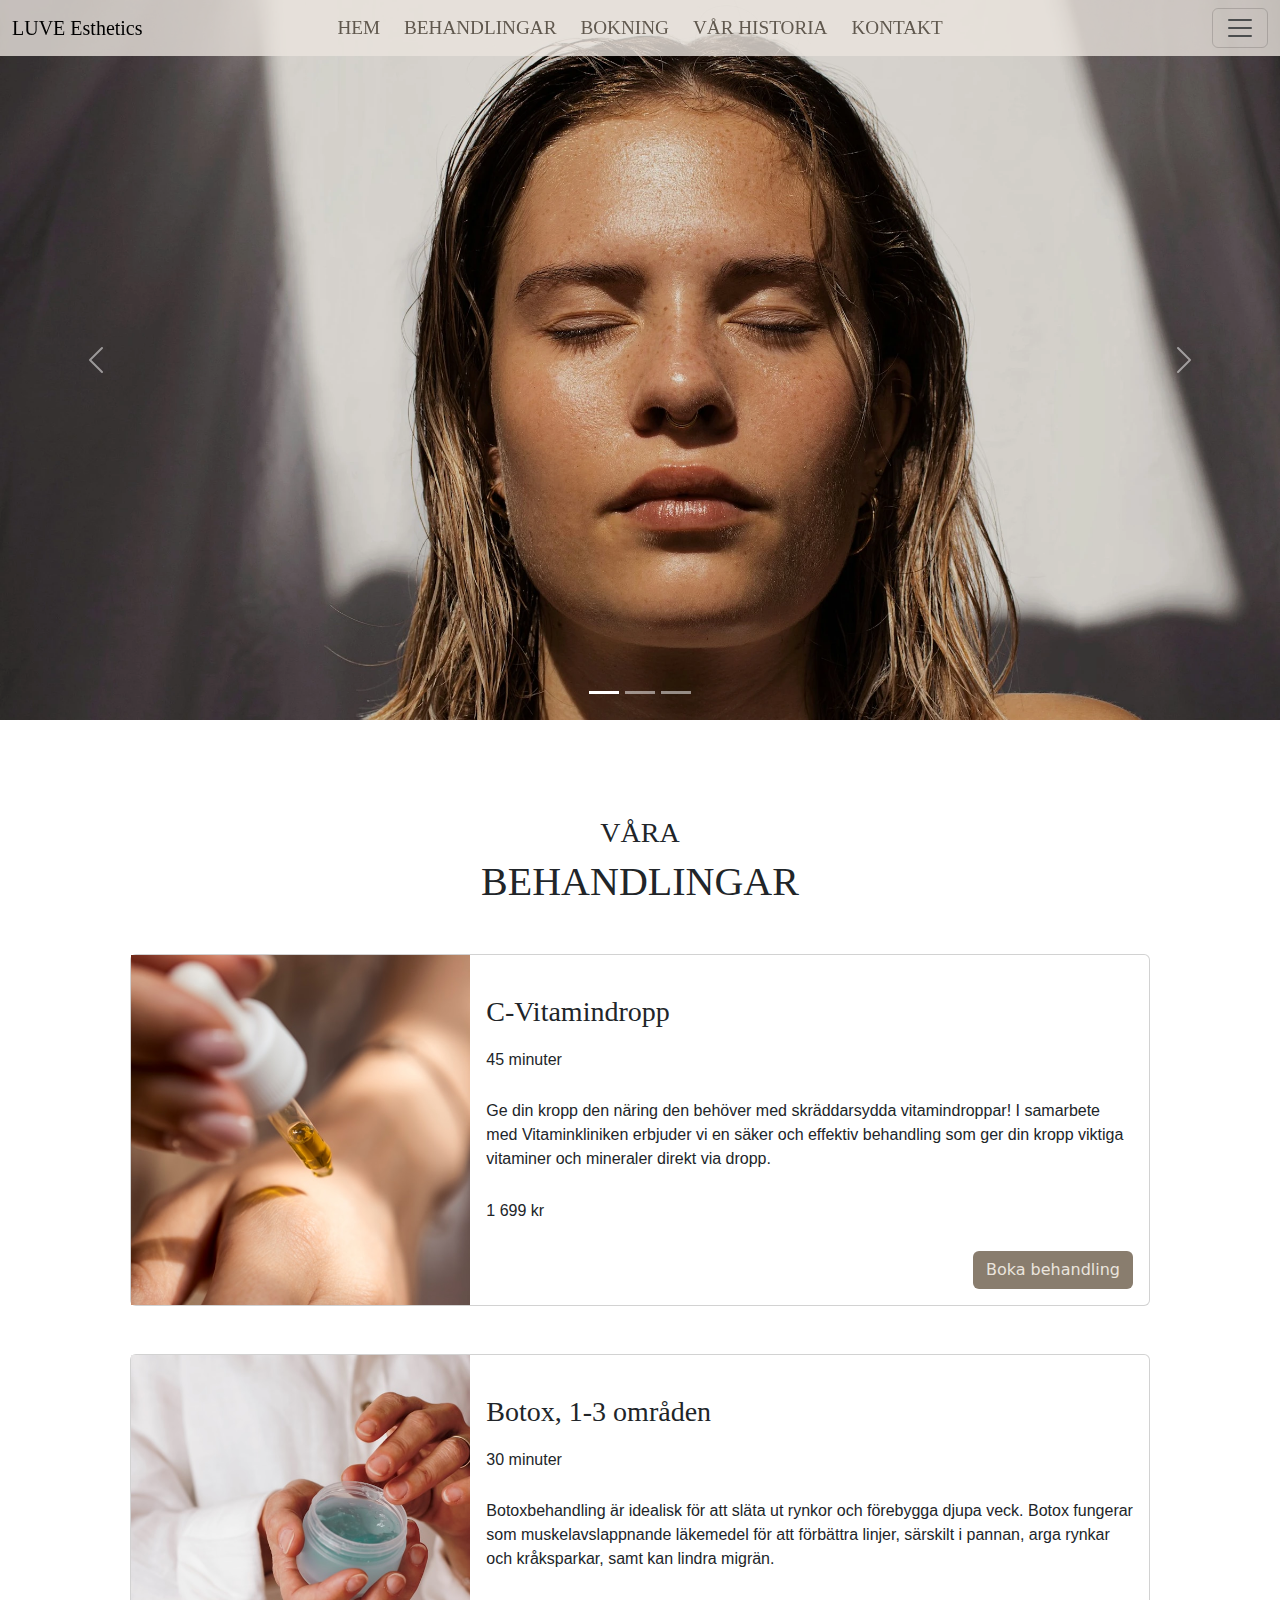
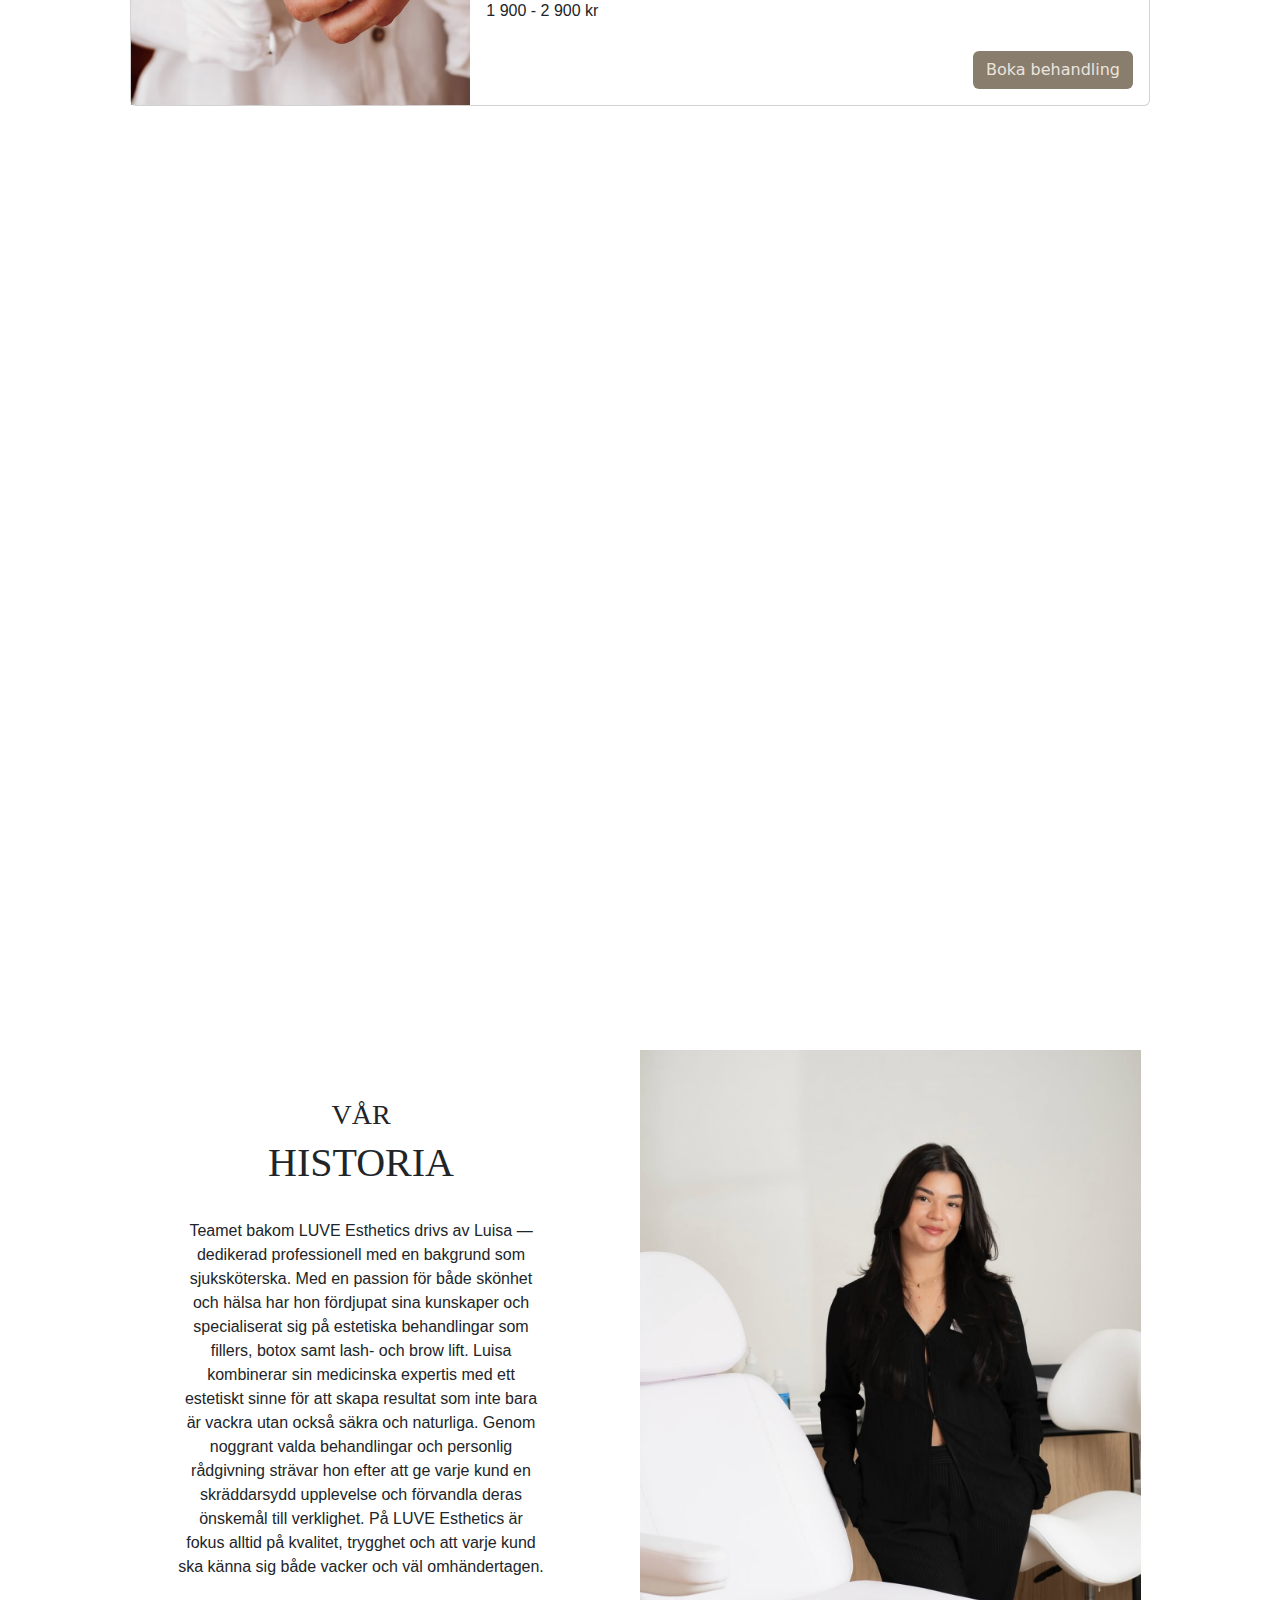
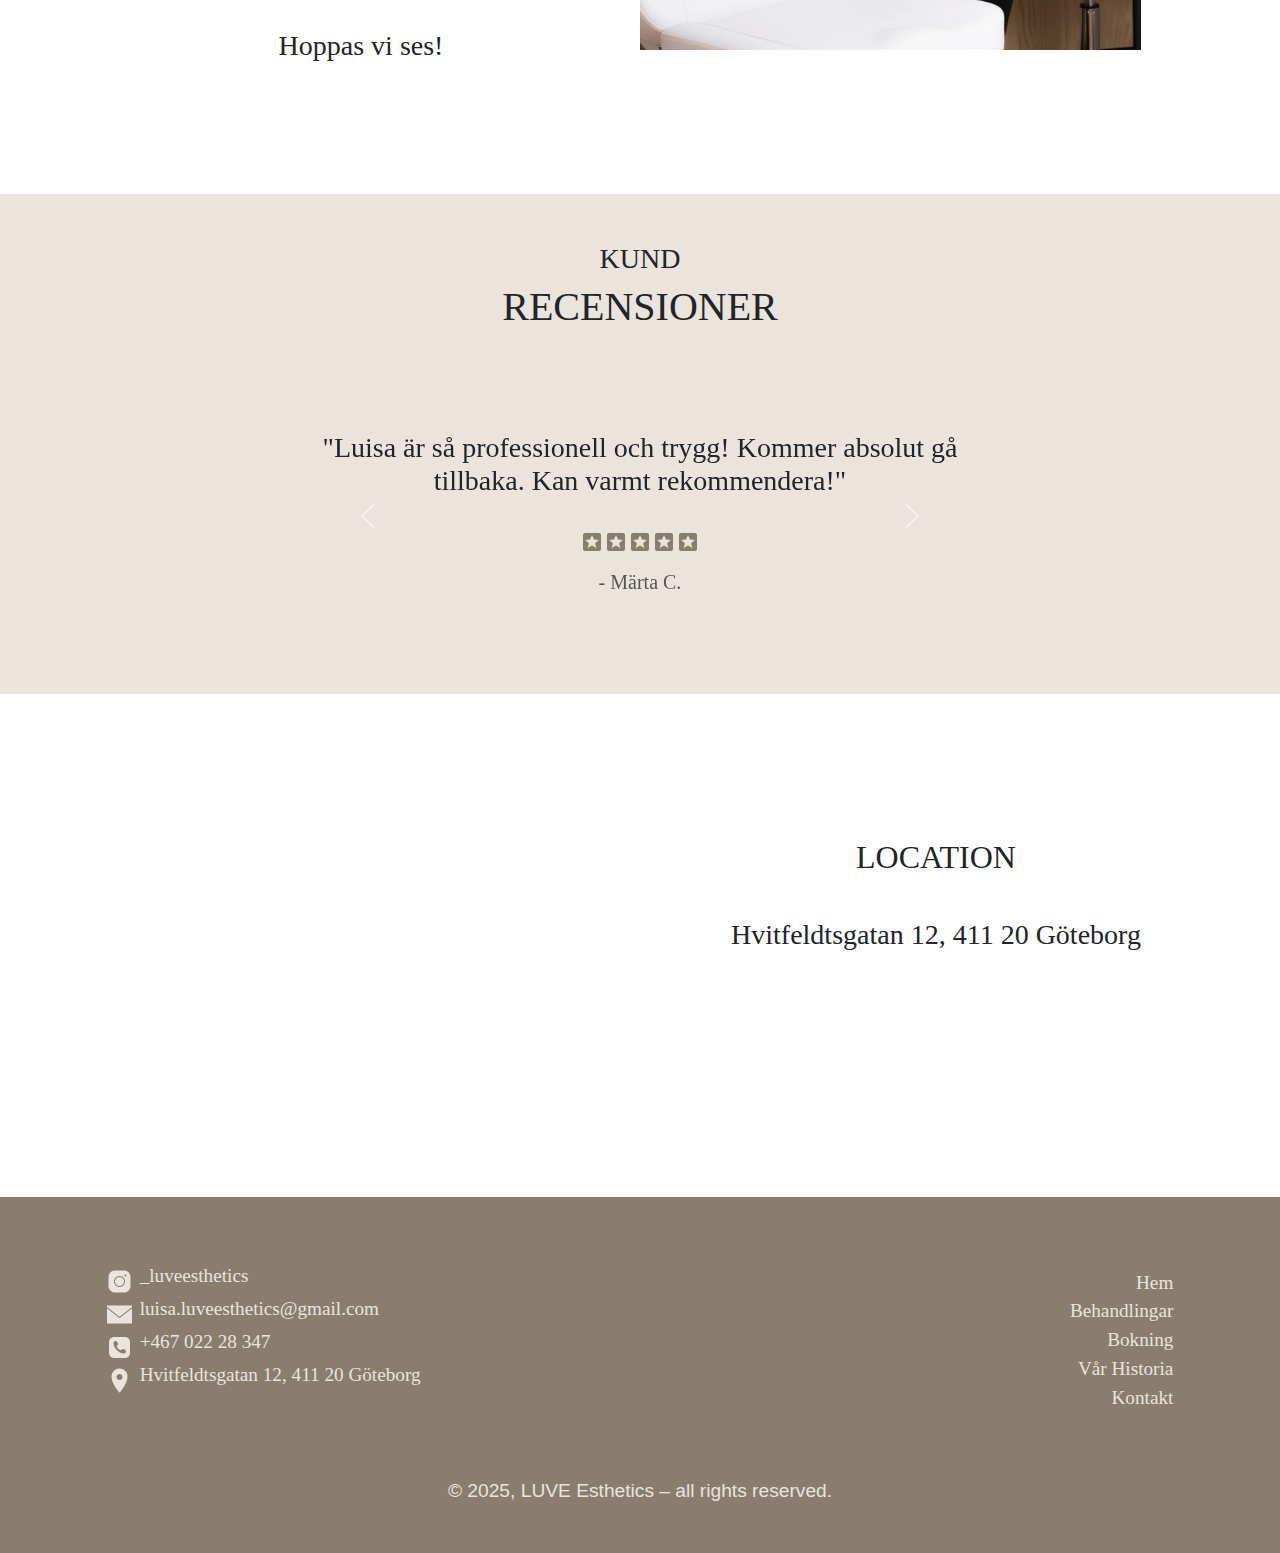
<file: index.html>
<!DOCTYPE html>
<html lang="en">
  <head>
    <meta charset="UTF-8" />
    <meta name="viewport" content="width=device-width, initial-scale=1.0" />
    <link rel="stylesheet" href="index.css" />
    <link
      href="https://cdn.jsdelivr.net/npm/bootstrap@5.3.3/dist/css/bootstrap.min.css"
      rel="stylesheet"
      integrity="sha384-QWTKZyjpPEjISv5WaRU9OFeRpok6YctnYmDr5pNlyT2bRjXh0JMhjY6hW+ALEwIH"
      crossorigin="anonymous"
    />
    <title>LUVE Esthetics</title>
  </head>
  <body>
    <nav class="navbar fixed-top">
      <div class="container-fluid">
        <a class="navbar-brand" href="#">LUVE Esthetics</a>
        <div class="nav-links d-none d-md-flex gap-4">
          <a class="navbar-link" href="#">HEM</a>
          <a class="navbar-link" href="pages/products.html">BEHANDLINGAR</a>
          <a
            class="navbar-link"
            aria-current="page"
            href="https://www.bokadirekt.se/places/luve-esthetics-59235"
            target="_blank"
            >BOKNING</a
          >
          <a class="navbar-link" href="pages/about.html">VÅR HISTORIA</a>
          <a class="navbar-link" href="pages/contact.html">KONTAKT</a>
        </div>
        <button
          class="navbar-toggler"
          type="button"
          data-bs-toggle="offcanvas"
          data-bs-target="#offcanvasNavbar"
          aria-controls="offcanvasNavbar"
        >
          <span class="navbar-toggler-icon"></span>
        </button>

        <div
          class="offcanvas offcanvas-start"
          tabindex="-1"
          id="offcanvasNavbar"
          aria-labelledby="offcanvasNavbarLabel"
        >
          <div class="offcanvas-header">
            <h5 class="offcanvas-title" id="offcanvasNavbarLabel">
              LUVE Esthetics
            </h5>
            <button
              type="button"
              class="btn-close"
              data-bs-dismiss="offcanvas"
              aria-label="Close"
            ></button>
          </div>
          <div class="offcanvas-body d-flex flex-column pt-5">
            <div class="flex-grow-0">
              <ul class="navbar-nav justify-content-end pe-3">
                <li class="nav-item">
                  <a class="navbar-link active" aria-current="page" href="#"
                    >HEM</a
                  >
                </li>
                <li class="nav-item mt-3">
                  <a class="navbar-link" href="pages/products.html"
                    >BEHANDLINGAR</a
                  >
                </li>
                <li class="nav-item mt-3">
                  <a
                    class="navbar-link"
                    aria-current="page"
                    href="https://www.bokadirekt.se/places/luve-esthetics-59235"
                    target="_blank"
                    >BOKNING</a
                  >
                </li>
                <li class="nav-item mt-3">
                  <a class="navbar-link" href="pages/about.html"
                    >VÅR HISTORIA</a
                  >
                </li>
                <li class="nav-item mt-3">
                  <a class="navbar-link" href="#">KONTAKT</a>
                </li>
              </ul>
            </div>

            <div
              class="offcanvas-footer d-flex justify-content-start gap-3 mt-auto pb-3"
            >
              <a
                aria-current="page"
                target="_blank"
                href="https://www.instagram.com/_luveesthetics/"
              >
                <img
                  src="icons/dark-instagram-50.png"
                  alt="Instagram"
                  class="footer-icon me-2"
                />
              </a>
              <a
                href="mailto:luisa.luveesthetics@gmail.com"
                target="_blank"
                rel="noopener noreferrer"
              >
                <img
                  src="icons/dark-email-50.png"
                  alt="Email"
                  class="footer-icon me-2"
                />
              </a>
              <a
                aria-current="page"
                href="https://maps.app.goo.gl/6mr8hR6ywGALKdc86"
                target="_blank"
              >
                <img
                  src="icons/dark-location-50.png"
                  alt="Location"
                  class="footer-icon me-2"
                />
              </a>
            </div>
          </div>
        </div>
      </div>
    </nav>

    <div id="carouselExampleIndicators" class="carousel slide">
      <div class="carousel-indicators">
        <button
          type="button"
          data-bs-target="#carouselExampleIndicators"
          data-bs-slide-to="0"
          class="active"
          aria-current="true"
          aria-label="Slide 1"
        ></button>
        <button
          type="button"
          data-bs-target="#carouselExampleIndicators"
          data-bs-slide-to="1"
          aria-label="Slide 2"
        ></button>
        <button
          type="button"
          data-bs-target="#carouselExampleIndicators"
          data-bs-slide-to="2"
          aria-label="Slide 3"
        ></button>
      </div>
      <div class="carousel-inner">
        <div class="carousel-item active">
          <img
            class="d-block w-100"
            src="images/headerCarousel3.webp"
            alt="First slide"
          />
        </div>
        <div class="carousel-item">
          <img
            class="d-block w-100"
            src="images/headerCarousel2.webp"
            alt="Second slide"
          />
        </div>
        <div class="carousel-item">
          <img
            class="d-block w-100"
            src="images/headerCarousel.webp"
            alt="Third slide"
          />
        </div>
      </div>
      <button
        class="carousel-control-prev"
        type="button"
        data-bs-target="#carouselExampleIndicators"
        data-bs-slide="prev"
      >
        <span class="carousel-control-prev-icon" aria-hidden="true"></span>
        <span class="visually-hidden">Previous</span>
      </button>
      <button
        class="carousel-control-next"
        type="button"
        data-bs-target="#carouselExampleIndicators"
        data-bs-slide="next"
      >
        <span class="carousel-control-next-icon" aria-hidden="true"></span>
        <span class="visually-hidden">Next</span>
      </button>
    </div>
    <div class="container my-5">
      <div class="flex-column pt-5" id="behandlingar">
        <h3>VÅRA</h3>
        <h1>BEHANDLINGAR</h1>
      </div>

      <div id="products-container"></div>

      <div class="row g-0 py-5">
        <div class="col-md-6 pt-5 mt-5 text-center">
          <h3>VÅR</h3>
          <h1>HISTORIA</h1>
          <p class="px-5 mx-5">
            <br />Teamet bakom LUVE Esthetics drivs av Luisa — dedikerad
            professionell med en bakgrund som sjuksköterska. Med en passion för
            både skönhet och hälsa har hon fördjupat sina kunskaper och
            specialiserat sig på estetiska behandlingar som fillers, botox samt
            lash- och brow lift. Luisa kombinerar sin medicinska expertis med
            ett estetiskt sinne för att skapa resultat som inte bara är vackra
            utan också säkra och naturliga. Genom noggrant valda behandlingar
            och personlig rådgivning strävar hon efter att ge varje kund en
            skräddarsydd upplevelse och förvandla deras önskemål till
            verklighet. På LUVE Esthetics är fokus alltid på kvalitet, trygghet
            och att varje kund ska känna sig både vacker och väl omhändertagen.
          </p>
          <h3><br />Hoppas vi ses!</h3>
        </div>
        <div class="col-md-5">
          <img class="my-5" id="owner" src="images/luisa.png" alt="Luisa" />
        </div>
        <div class="col-md-1"></div>
      </div>
    </div>

    <div class="d-flex flex-column pt-5" id="recensioner">
      <h3>KUND</h3>
      <h1>RECENSIONER</h1>
      <div
        id="carouselControls"
        class="carousel slide w-50 m-auto py-5"
        data-bs-ride="carousel"
      >
        <div class="carousel-inner">
          <div class="carousel-item active" data-bs-interval="5000">
            <div class="d-flex flex-column align-items-center text-center">
              <h3 class="mb-3">
                "Luisa är så professionell och trygg! Kommer absolut gå
                tillbaka. Kan varmt rekommendera!"
              </h3>
              <div class="d-flex justify-content-center mb-3 mt-3">
                <img src="icons/icons8-rating-24.png" alt="star" />
                <img src="icons/icons8-rating-24.png" alt="star" />
                <img src="icons/icons8-rating-24.png" alt="star" />
                <img src="icons/icons8-rating-24.png" alt="star" />
                <img src="icons/icons8-rating-24.png" alt="star" />
              </div>
              <h5 class="text-muted">- Märta C.</h5>
            </div>
          </div>
          <div class="carousel-item align-items-center text-center">
            <h3 class="d-block w-100">
              "Jag testade på C-vitamin på dropp och wow vad bra man mådde och
              helt otroligt professionellt gjort av Luisa. Jag är rädd för
              sprutor men detta kändes knappt, det var över snabbare än ett
              blink. Tack för detta!!"
            </h3>
            <div class="d-flex justify-content-center mb-3 mt-3">
              <img src="icons/icons8-rating-24.png" alt="star" />
              <img src="icons/icons8-rating-24.png" alt="star" />
              <img src="icons/icons8-rating-24.png" alt="star" />
              <img src="icons/icons8-rating-24.png" alt="star" />
              <img src="icons/icons8-rating-24.png" alt="star" />
            </div>
            <h5 class="text-muted">- Rafael Å.</h5>
          </div>
          <div class="carousel-item align-items-center text-center">
            <h3 class="d-block w-100">
              "Jättenöjd! Luisa är väldigt lätt på handen, professionell och jag
              kände mig så trygg. Rekommenderar!"
            </h3>
            <div class="d-flex justify-content-center mb-3 mt-3">
              <img src="icons/icons8-rating-24.png" alt="star" />
              <img src="icons/icons8-rating-24.png" alt="star" />
              <img src="icons/icons8-rating-24.png" alt="star" />
              <img src="icons/icons8-rating-24.png" alt="star" />
              <img src="icons/icons8-rating-24.png" alt="star" />
            </div>
            <h5 class="text-muted">- Clara S.</h5>
          </div>
        </div>
        <button
          class="carousel-control-prev"
          type="button"
          data-bs-target="#carouselControls"
          data-bs-slide="prev"
        >
          <span class="carousel-control-prev-icon" aria-hidden="true"></span>
          <span class="visually-hidden">Previous</span>
        </button>
        <button
          class="carousel-control-next"
          type="button"
          data-bs-target="#carouselControls"
          data-bs-slide="next"
        >
          <span class="carousel-control-next-icon" aria-hidden="true"></span>
          <span class="visually-hidden">Next</span>
        </button>
      </div>
    </div>

    <div class="row g-0 py-5 mx-5">
      <div class="col-md-1"></div>
      <div class="col-md-5">
        <div class="map-container">
          <iframe
            id="map"
            src="https://www.google.com/maps/embed?pb=!1m18!1m12!1m3!1d4263.635570257796!2d11.959588300000014!3d57.702565500000006!2m3!1f0!2f0!3f0!3m2!1i1024!2i768!4f13.1!3m3!1m2!1s0x464ff3688a3aaaab%3A0x298c3cf28c09dfcb!2sHvitfeldtsgatan%2012%2C%20411%2020%20G%C3%B6teborg!5e0!3m2!1ssv!2sse!4v1745704484663!5m2!1ssv!2sse"
            allowfullscreen=""
            loading="lazy"
            referrerpolicy="no-referrer-when-downgrade"
          ></iframe>
        </div>
      </div>
      <div class="col-md-6 pt-5 mt-5 text-center">
        <h2>LOCATION</h2>
        <h3><br />Hvitfeldtsgatan 12, 411 20 Göteborg</h3>
      </div>
    </div>

    <div class="footer">
      <footer class="py-5">
        <div class="d-flex">
          <div class="col-md-4 mx-auto">
            <p></p>
            <a
              class="footer-link"
              aria-current="page"
              href="https://www.instagram.com/_luveesthetics/"
              ><img
                src="icons/icons8-instagram-logo-50.png"
                alt="Instagram"
                target="_blank"
                class="icon me-2 mt-2"
              />_luveesthetics</a
            ><br />
            <a
              class="footer-link"
              href="mailto:luisa.luveesthetics@gmail.com"
              target="_blank"
              rel="noopener noreferrer"
              ><img
                src="icons/icons8-email-50.png"
                alt="Email"
                class="icon me-2 mt-2"
              />luisa.luveesthetics@gmail.com</a
            ><br />
            <a
              ><img
                src="icons/icons8-phone-50.png"
                alt="Phone"
                class="icon me-2 mt-2"
              />+467 022 28 347</a
            ><br />
            <a
              class="footer-link"
              aria-current="page"
              href="https://maps.app.goo.gl/6mr8hR6ywGALKdc86"
              target="_blank"
              ><img
                src="icons/icons8-location-50.png"
                alt="Location"
                class="icon me-2 mt-2"
              />Hvitfeldtsgatan 12, 411 20 Göteborg</a
            >
          </div>
          <div class="col-md-4 mx-auto mt-4">
            <ul class="list-unstyled text-end">
              <li><a href="#">Hem</a></li>
              <li><a href="pages/products.html">Behandlingar</a></li>
              <li>
                <a
                  aria-current="page"
                  href="https://www.bokadirekt.se/places/luve-esthetics-59235"
                  target="_blank"
                  >Bokning</a
                >
              </li>
              <li><a href="pages/about.html">Vår Historia</a></li>
              <li><a href="pages/contact.html">Kontakt</a></li>
            </ul>
          </div>
        </div>
        <p class="mt-5 text-center mb-0">
          &copy; 2025, LUVE Esthetics – all rights reserved.
        </p>
      </footer>
    </div>

    <script
      src="https://cdn.jsdelivr.net/npm/bootstrap@5.3.3/dist/js/bootstrap.bundle.min.js"
      integrity="sha384-YvpcrYf0tY3lHB60NNkmXc5s9fDVZLESaAA55NDzOxhy9GkcIdslK1eN7N6jIeHz"
      crossorigin="anonymous"
    ></script>
    <script src="index.js"></script>
  </body>
</html>
</file>
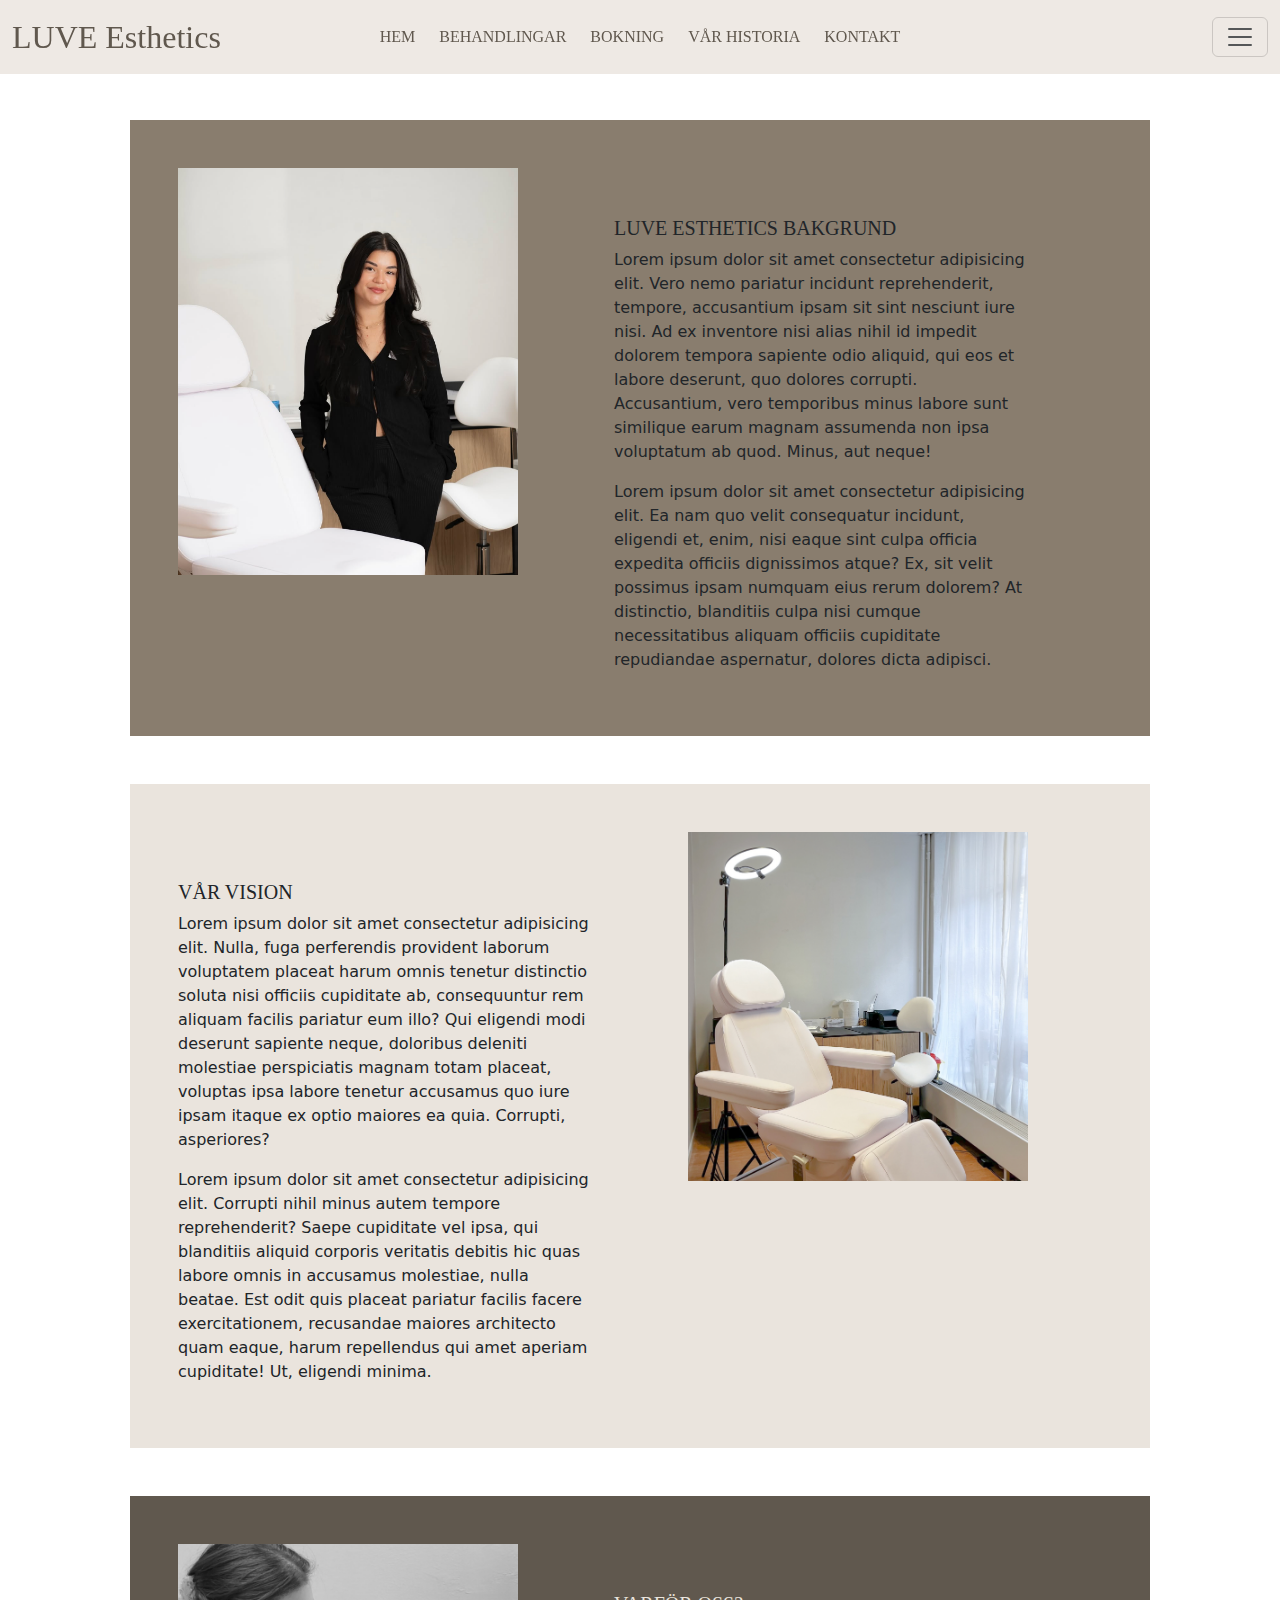
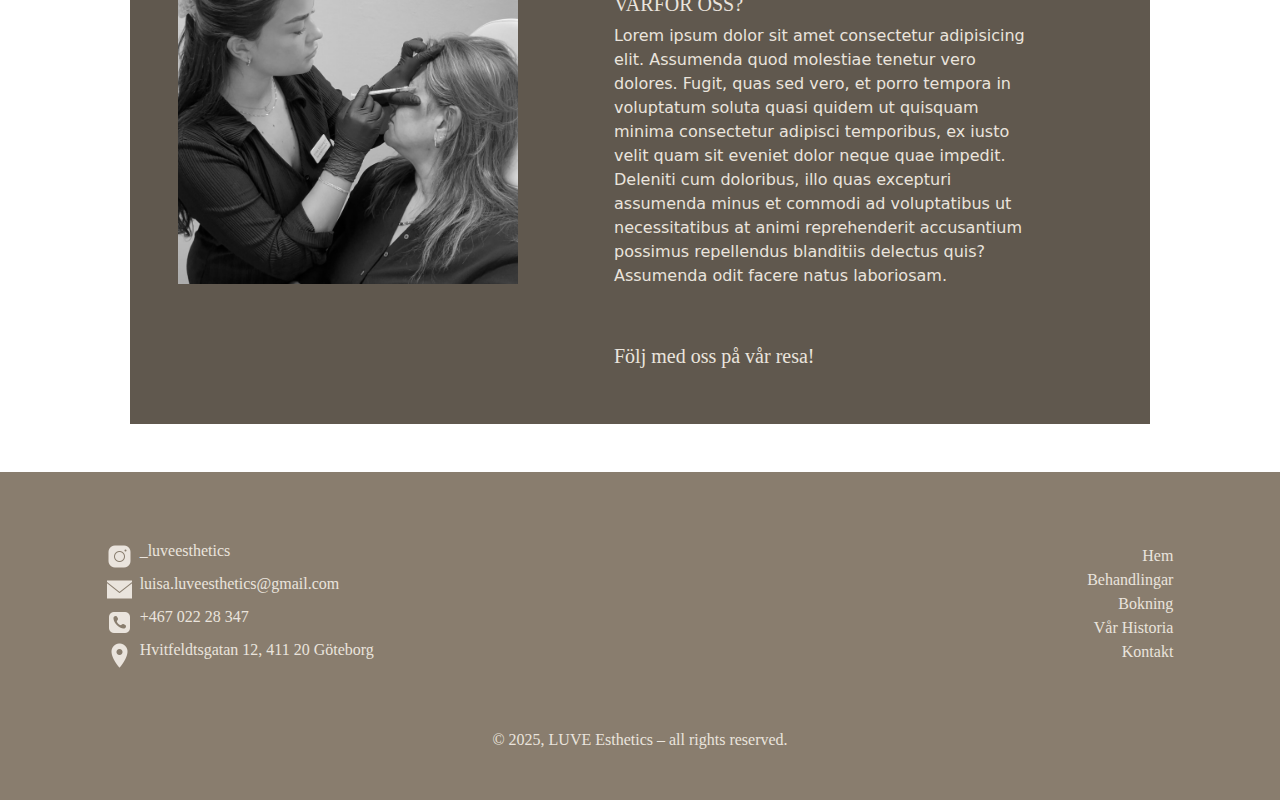
<file: pages/about.html>
<!DOCTYPE html>
<html lang="en">
  <head>
    <meta charset="UTF-8" />
    <meta name="viewport" content="width=device-width, initial-scale=1.0" />
    <link rel="stylesheet" href="../css/aboutproducts.css" />
    <link
      href="https://cdn.jsdelivr.net/npm/bootstrap@5.3.3/dist/css/bootstrap.min.css"
      rel="stylesheet"
      integrity="sha384-QWTKZyjpPEjISv5WaRU9OFeRpok6YctnYmDr5pNlyT2bRjXh0JMhjY6hW+ALEwIH"
      crossorigin="anonymous"
    />
    <title>LUVE Esthetics - Vår Historia</title>
  </head>
  <body>
    <nav class="navbar fixed-top">
      <div class="container-fluid">
        <a class="navbar-brand" href="../index.html">LUVE Esthetics</a>
        <div class="nav-links d-none d-md-flex gap-4">
          <a class="navbar-link" href="../index.html">HEM</a>
          <a class="navbar-link" href="products.html">BEHANDLINGAR</a>
          <a
            class="navbar-link"
            aria-current="page"
            href="https://www.bokadirekt.se/places/luve-esthetics-59235"
            target="_blank"
            >BOKNING</a
          >
          <a class="navbar-link" href="#">VÅR HISTORIA</a>
          <a class="navbar-link" href="contact.html">KONTAKT</a>
        </div>
        <button
          class="navbar-toggler"
          type="button"
          data-bs-toggle="offcanvas"
          data-bs-target="#offcanvasNavbar"
          aria-controls="offcanvasNavbar"
        >
          <span class="navbar-toggler-icon"></span>
        </button>

        <div
          class="offcanvas offcanvas-start"
          tabindex="-1"
          id="offcanvasNavbar"
          aria-labelledby="offcanvasNavbarLabel"
        >
          <div class="offcanvas-header">
            <h5 class="offcanvas-title" id="offcanvasNavbarLabel">
              LUVE Esthetics
            </h5>
            <button
              type="button"
              class="btn-close"
              data-bs-dismiss="offcanvas"
              aria-label="Close"
            ></button>
          </div>
          <div class="offcanvas-body d-flex flex-column pt-5">
            <div class="flex-grow-0">
              <ul class="navbar-nav justify-content-end pe-3">
                <li class="nav-item">
                  <a
                    class="navbar-link active"
                    aria-current="page"
                    href="../index.html"
                    >HEM</a
                  >
                </li>
                <li class="nav-item mt-3">
                  <a class="navbar-link" href="products.html">BEHANDLINGAR</a>
                </li>
                <li class="nav-item mt-3">
                  <a
                    class="navbar-link"
                    aria-current="page"
                    href="https://www.bokadirekt.se/places/luve-esthetics-59235"
                    target="_blank"
                    >BOKNING</a
                  >
                </li>
                <li class="nav-item mt-3">
                  <a class="navbar-link" href="#">VÅR HISTORIA</a>
                </li>
                <li class="nav-item mt-3">
                  <a class="navbar-link" href="contact.html">KONTAKT</a>
                </li>
              </ul>
            </div>

            <div
              class="offcanvas-footer d-flex justify-content-start gap-3 mt-auto pb-3"
            >
              <a
                aria-current="page"
                target="_blank"
                href="https://www.instagram.com/_luveesthetics/"
              >
                <img
                  src="../icons/dark-instagram-50.png"
                  alt="Instagram"
                  class="footer-icon me-2"
                />
              </a>
              <a
                href="mailto:luisa.luveesthetics@gmail.com"
                target="_blank"
                rel="noopener noreferrer"
              >
                <img
                  src="../icons/dark-email-50.png"
                  alt="Email"
                  class="footer-icon me-2"
                />
              </a>
              <a
                aria-current="page"
                href="https://maps.app.goo.gl/6mr8hR6ywGALKdc86"
                target="_blank"
              >
                <img
                  src="../icons/dark-location-50.png"
                  alt="Location"
                  class="footer-icon me-2"
                />
              </a>
            </div>
          </div>
        </div>
      </div>
    </nav>

    <div class="container my-5">
      <div class="row g-0 mx-5" id="bakgrund">
        <div class="col-md-4 m-md-5 m-0">
          <img src="../images/luisa.png" class="img-fluid" alt="Owner" />
        </div>
        <div class="col-md-6">
          <div class="d-flex flex-column m-5">
            <h5 class="mt-5">LUVE ESTHETICS BAKGRUND</h5>
            <p>
              Lorem ipsum dolor sit amet consectetur adipisicing elit. Vero nemo
              pariatur incidunt reprehenderit, tempore, accusantium ipsam sit
              sint nesciunt iure nisi. Ad ex inventore nisi alias nihil id
              impedit dolorem tempora sapiente odio aliquid, qui eos et labore
              deserunt, quo dolores corrupti. Accusantium, vero temporibus minus
              labore sunt similique earum magnam assumenda non ipsa voluptatum
              ab quod. Minus, aut neque!
            </p>
            <p>
              Lorem ipsum dolor sit amet consectetur adipisicing elit. Ea nam
              quo velit consequatur incidunt, eligendi et, enim, nisi eaque sint
              culpa officia expedita officiis dignissimos atque? Ex, sit velit
              possimus ipsam numquam eius rerum dolorem? At distinctio,
              blanditiis culpa nisi cumque necessitatibus aliquam officiis
              cupiditate repudiandae aspernatur, dolores dicta adipisci.
            </p>
          </div>
        </div>
      </div>
      <div class="row g-0 m-5" id="tributeSection">
        <div class="col-md-6">
          <div class="d-flex flex-column m-5">
            <h5 class="mt-5">VÅR VISION</h5>
            <p>
              Lorem ipsum dolor sit amet consectetur adipisicing elit. Nulla,
              fuga perferendis provident laborum voluptatem placeat harum omnis
              tenetur distinctio soluta nisi officiis cupiditate ab,
              consequuntur rem aliquam facilis pariatur eum illo? Qui eligendi
              modi deserunt sapiente neque, doloribus deleniti molestiae
              perspiciatis magnam totam placeat, voluptas ipsa labore tenetur
              accusamus quo iure ipsam itaque ex optio maiores ea quia.
              Corrupti, asperiores?
            </p>
            <p>
              Lorem ipsum dolor sit amet consectetur adipisicing elit. Corrupti
              nihil minus autem tempore reprehenderit? Saepe cupiditate vel
              ipsa, qui blanditiis aliquid corporis veritatis debitis hic quas
              labore omnis in accusamus molestiae, nulla beatae. Est odit quis
              placeat pariatur facilis facere exercitationem, recusandae maiores
              architecto quam eaque, harum repellendus qui amet aperiam
              cupiditate! Ut, eligendi minima.
            </p>
          </div>
        </div>
        <div class="col-md-4 m-md-5 m-0">
          <img
            src="../images/Clinic.png"
            class="img-fluid"
            alt="Treatment Clinic"
          />
        </div>
      </div>
      <div class="row g-0 m-5" id="futureVision">
        <div class="col-md-4 m-md-5 m-0">
          <img
            src="../images/BotoxBehandling.png"
            class="img-fluid"
            alt="Botox Treatment"
          />
        </div>
        <div class="col-md-6">
          <div class="d-flex flex-column m-5">
            <h5 class="mt-5">VARFÖR OSS?</h5>
            <p>
              Lorem ipsum dolor sit amet consectetur adipisicing elit. Assumenda
              quod molestiae tenetur vero dolores. Fugit, quas sed vero, et
              porro tempora in voluptatum soluta quasi quidem ut quisquam minima
              consectetur adipisci temporibus, ex iusto velit quam sit eveniet
              dolor neque quae impedit. Deleniti cum doloribus, illo quas
              excepturi assumenda minus et commodi ad voluptatibus ut
              necessitatibus at animi reprehenderit accusantium possimus
              repellendus blanditiis delectus quis? Assumenda odit facere natus
              laboriosam.
            </p>
            <h5 class="mt-3"><br />Följ med oss på vår resa!</h5>
          </div>
        </div>
      </div>
    </div>
    <div class="footer">
      <footer class="py-5">
        <div class="d-flex">
          <div class="col-md-4 mx-auto">
            <p></p>
            <a
              class="footer-link"
              aria-current="page"
              href="https://www.instagram.com/_luveesthetics/"
              ><img
                src="../icons/icons8-instagram-logo-50.png"
                alt="Instagram"
                target="_blank"
                class="icon me-2 mt-2"
              />_luveesthetics</a
            ><br />
            <a
              class="footer-link"
              href="mailto:luisa.luveesthetics@gmail.com"
              target="_blank"
              rel="noopener noreferrer"
              ><img
                src="../icons/icons8-email-50.png"
                alt="Email"
                class="icon me-2 mt-2"
              />luisa.luveesthetics@gmail.com</a
            ><br />
            <a
              ><img
                src="../icons/icons8-phone-50.png"
                alt="Phone"
                class="icon me-2 mt-2"
              />+467 022 28 347</a
            ><br />
            <a
              class="footer-link"
              aria-current="page"
              href="https://maps.app.goo.gl/6mr8hR6ywGALKdc86"
              target="_blank"
              ><img
                src="../icons/icons8-location-50.png"
                alt="Location"
                class="icon me-2 mt-2"
              />Hvitfeldtsgatan 12, 411 20 Göteborg</a
            ><br />
          </div>
          <div class="col-md-4 mx-auto mt-4">
            <ul class="list-unstyled text-end">
              <li><a href="../index.html">Hem</a></li>
              <li><a href="products.html">Behandlingar</a></li>
              <li>
                <a
                  aria-current="page"
                  href="https://www.bokadirekt.se/places/luve-esthetics-59235"
                  target="_blank"
                  >Bokning</a
                >
              </li>
              <li><a href="#">Vår Historia</a></li>
              <li><a href="contact.html">Kontakt</a></li>
            </ul>
          </div>
        </div>
        <p class="mt-5 text-center mb-0">
          &copy; 2025, LUVE Esthetics – all rights reserved.
        </p>
      </footer>
    </div>

    <script
      src="https://cdn.jsdelivr.net/npm/bootstrap@5.3.3/dist/js/bootstrap.bundle.min.js"
      integrity="sha384-YvpcrYf0tY3lHB60NNkmXc5s9fDVZLESaAA55NDzOxhy9GkcIdslK1eN7N6jIeHz"
      crossorigin="anonymous"
    ></script>
  </body>
</html>
</file>
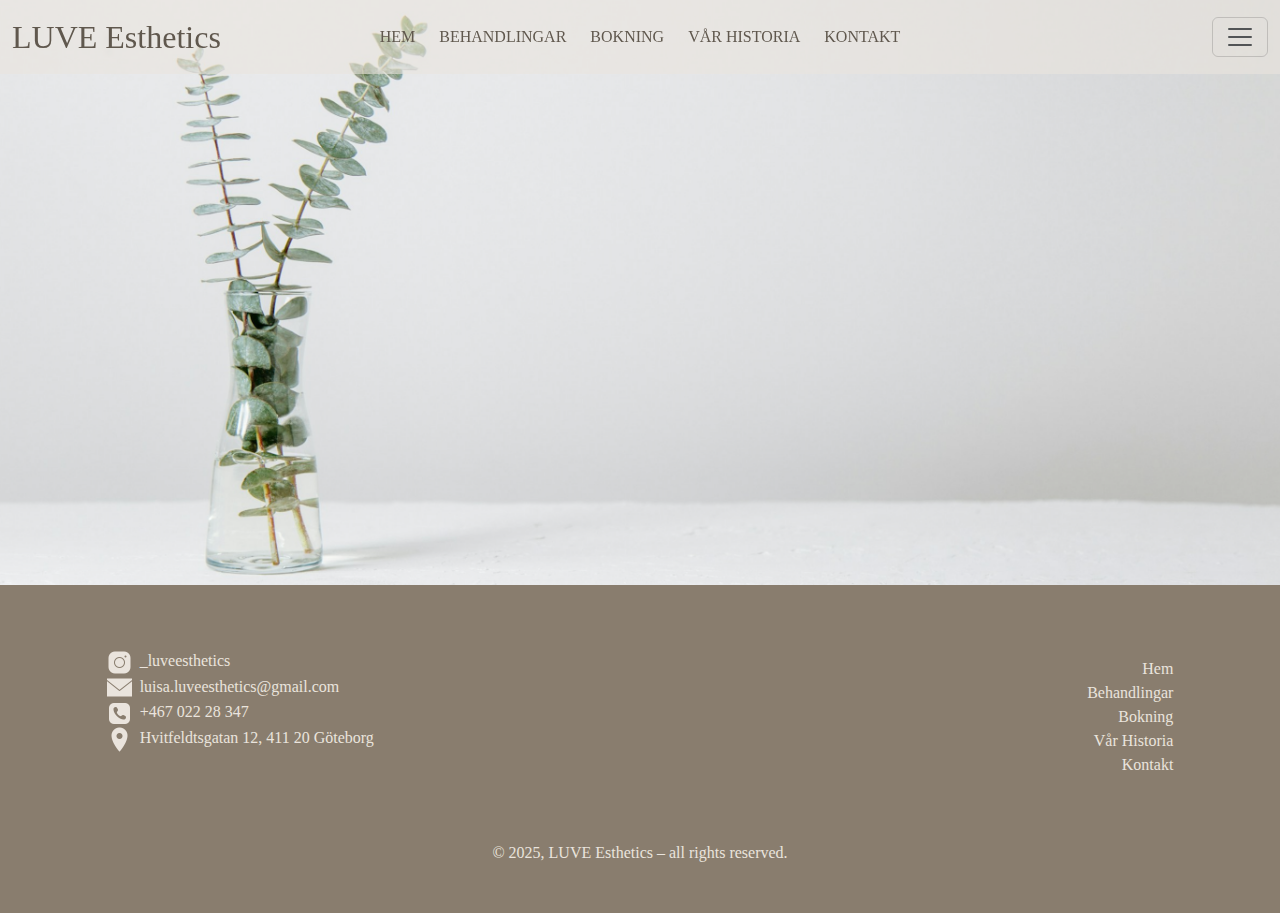
<file: pages/contact.html>
<!DOCTYPE html>
<html lang="en">
  <head>
    <meta charset="UTF-8" />
    <meta name="viewport" content="width=device-width, initial-scale=1.0" />
    <link rel="stylesheet" href="../css/contact.css" />
    <link
      href="https://cdn.jsdelivr.net/npm/bootstrap@5.3.3/dist/css/bootstrap.min.css"
      rel="stylesheet"
      integrity="sha384-QWTKZyjpPEjISv5WaRU9OFeRpok6YctnYmDr5pNlyT2bRjXh0JMhjY6hW+ALEwIH"
      crossorigin="anonymous"
    />
    <title>Kontakt</title>
  </head>
  <body>
    <nav class="navbar fixed-top">
      <div class="container-fluid">
        <a class="navbar-brand" href="../index.html">LUVE Esthetics</a>
        <div class="nav-links d-none d-md-flex gap-4">
          <a class="navbar-link" href="../index.html">HEM</a>
          <a class="navbar-link" href="products.html">BEHANDLINGAR</a>
          <a
            class="navbar-link"
            aria-current="page"
            href="https://www.bokadirekt.se/places/luve-esthetics-59235"
            target="_blank"
            >BOKNING</a
          >
          <a class="navbar-link" href="about.html">VÅR HISTORIA</a>
          <a class="navbar-link" href="#">KONTAKT</a>
        </div>
        <button
          class="navbar-toggler"
          type="button"
          data-bs-toggle="offcanvas"
          data-bs-target="#offcanvasNavbar"
          aria-controls="offcanvasNavbar"
        >
          <span class="navbar-toggler-icon"></span>
        </button>

        <div
          class="offcanvas offcanvas-start"
          tabindex="-1"
          id="offcanvasNavbar"
          aria-labelledby="offcanvasNavbarLabel"
        >
          <div class="offcanvas-header">
            <h5 class="offcanvas-title" id="offcanvasNavbarLabel">
              LUVE Esthetics
            </h5>
            <button
              type="button"
              class="btn-close"
              data-bs-dismiss="offcanvas"
              aria-label="Close"
            ></button>
          </div>
          <div class="offcanvas-body d-flex flex-column pt-5">
            <div class="flex-grow-0">
              <ul class="navbar-nav justify-content-end pe-3">
                <li class="nav-item">
                  <a class="nav-link active" aria-current="page" href="#"
                    >HEM</a
                  >
                </li>
                <li class="nav-item mt-3">
                  <a class="nav-link" href="pages/products.html"
                    >BEHANDLINGAR</a
                  >
                </li>
                <li class="nav-item mt-3">
                  <a
                    class="nav-link"
                    aria-current="page"
                    href="https://www.bokadirekt.se/places/luve-esthetics-59235"
                    target="_blank"
                    >BOKNING</a
                  >
                </li>
                <li class="nav-item mt-3">
                  <a class="nav-link" href="pages/about.html">VÅR HISTORIA</a>
                </li>
                <li class="nav-item mt-3">
                  <a class="nav-link" href="#">KONTAKT</a>
                </li>
              </ul>
            </div>

            <div
              class="offcanvas-footer d-flex justify-content-start gap-3 mt-auto pb-3"
            >
              <a
                aria-current="page"
                target="_blank"
                href="https://www.instagram.com/_luveesthetics/"
              >
                <img
                  src="../icons/dark-instagram-50.png"
                  alt="Instagram"
                  class="footer-icon me-2"
                />
              </a>
              <a
                href="mailto:luisa.luveesthetics@gmail.com"
                target="_blank"
                rel="noopener noreferrer"
              >
                <img
                  src="../icons/dark-email-50.png"
                  alt="Email"
                  class="footer-icon me-2"
                />
              </a>
              <a
                aria-current="page"
                href="https://maps.app.goo.gl/6mr8hR6ywGALKdc86"
                target="_blank"
              >
                <img
                  src="../icons/dark-location-50.png"
                  alt="Location"
                  class="footer-icon me-2"
                />
              </a>
            </div>
          </div>
        </div>
      </div>
    </nav>

    <img
      class="img-fluid"
      src="../images/footerImage.png"
      alt="Clinic Beauty"
    />
    <div class="footer">
      <footer class="py-5">
        <div class="d-flex">
          <div class="col-md-4 mx-auto">
            <p></p>
            <a
              class="footer-link"
              aria-current="page"
              href="https://www.instagram.com/_luveesthetics/"
              ><img
                src="../icons/icons8-instagram-logo-50.png"
                alt="Instagram"
                target="_blank"
                class="icon me-2"
              />_luveesthetics</a
            ><br />
            <a
              class="footer-link"
              href="mailto:luisa.luveesthetics@gmail.com"
              target="_blank"
              rel="noopener noreferrer"
              ><img
                src="../icons/icons8-email-50.png"
                alt="Email"
                class="icon me-2"
              />luisa.luveesthetics@gmail.com</a
            ><br />
            <a
              ><img
                src="../icons/icons8-phone-50.png"
                alt="Phone"
                class="icon me-2"
              />+467 022 28 347</a
            ><br />
            <a
              class="footer-link"
              aria-current="page"
              href="https://maps.app.goo.gl/6mr8hR6ywGALKdc86"
              target="_blank"
              ><img
                src="../icons/icons8-location-50.png"
                alt="Location"
                class="icon me-2"
              />Hvitfeldtsgatan 12, 411 20 Göteborg</a
            ><br />
          </div>
          <div class="col-md-4 mx-auto mt-4">
            <ul class="list-unstyled text-end">
              <li><a href="../index.html">Hem</a></li>
              <li><a href="products.html">Behandlingar</a></li>
              <li>
                <a
                  aria-current="page"
                  href="https://www.bokadirekt.se/places/luve-esthetics-59235"
                  target="_blank"
                  >Bokning</a
                >
              </li>
              <li><a href="about.html">Vår Historia</a></li>
              <li><a href="contact.html">Kontakt</a></li>
            </ul>
          </div>
        </div>
        <p class="mt-5 text-center mb-0">
          &copy; 2025, LUVE Esthetics – all rights reserved.
        </p>
      </footer>
    </div>

    <script
      src="https://cdn.jsdelivr.net/npm/bootstrap@5.3.3/dist/js/bootstrap.bundle.min.js"
      integrity="sha384-YvpcrYf0tY3lHB60NNkmXc5s9fDVZLESaAA55NDzOxhy9GkcIdslK1eN7N6jIeHz"
      crossorigin="anonymous"
    ></script>
  </body>
</html>
</file>
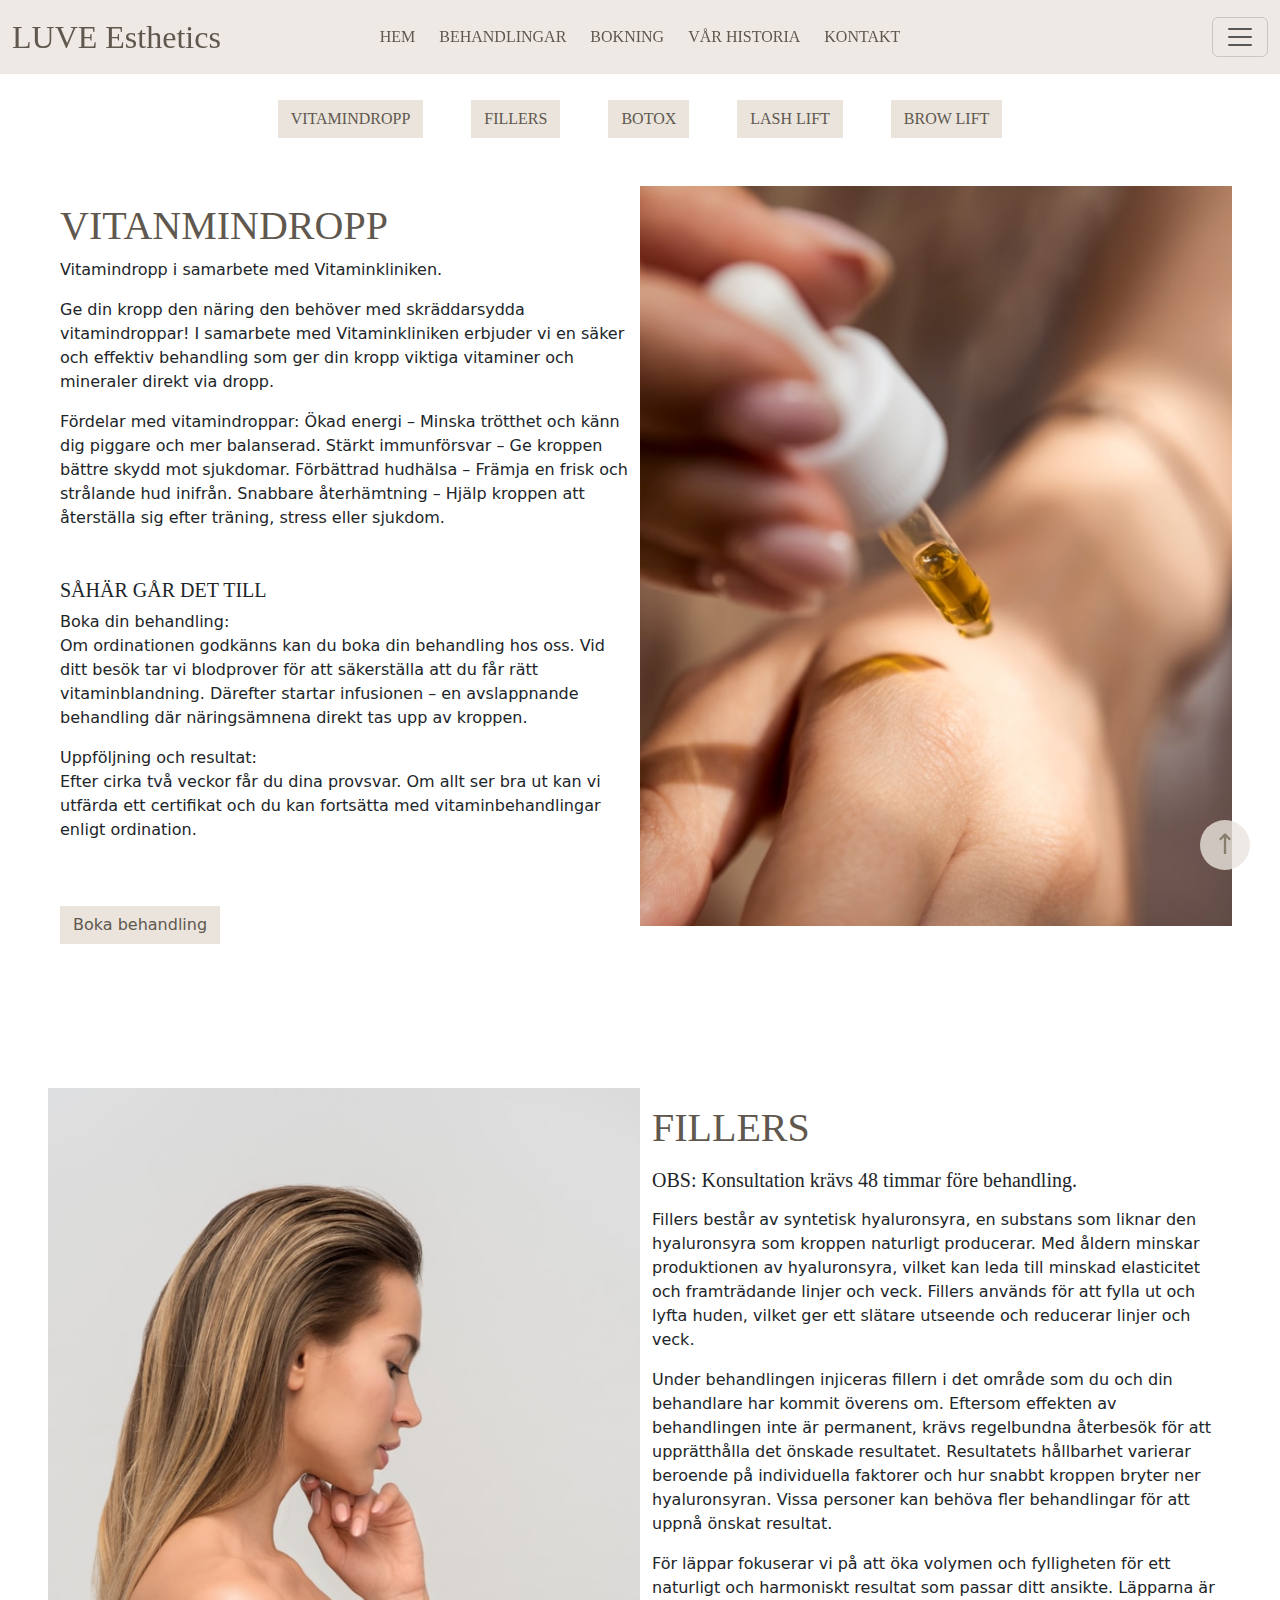
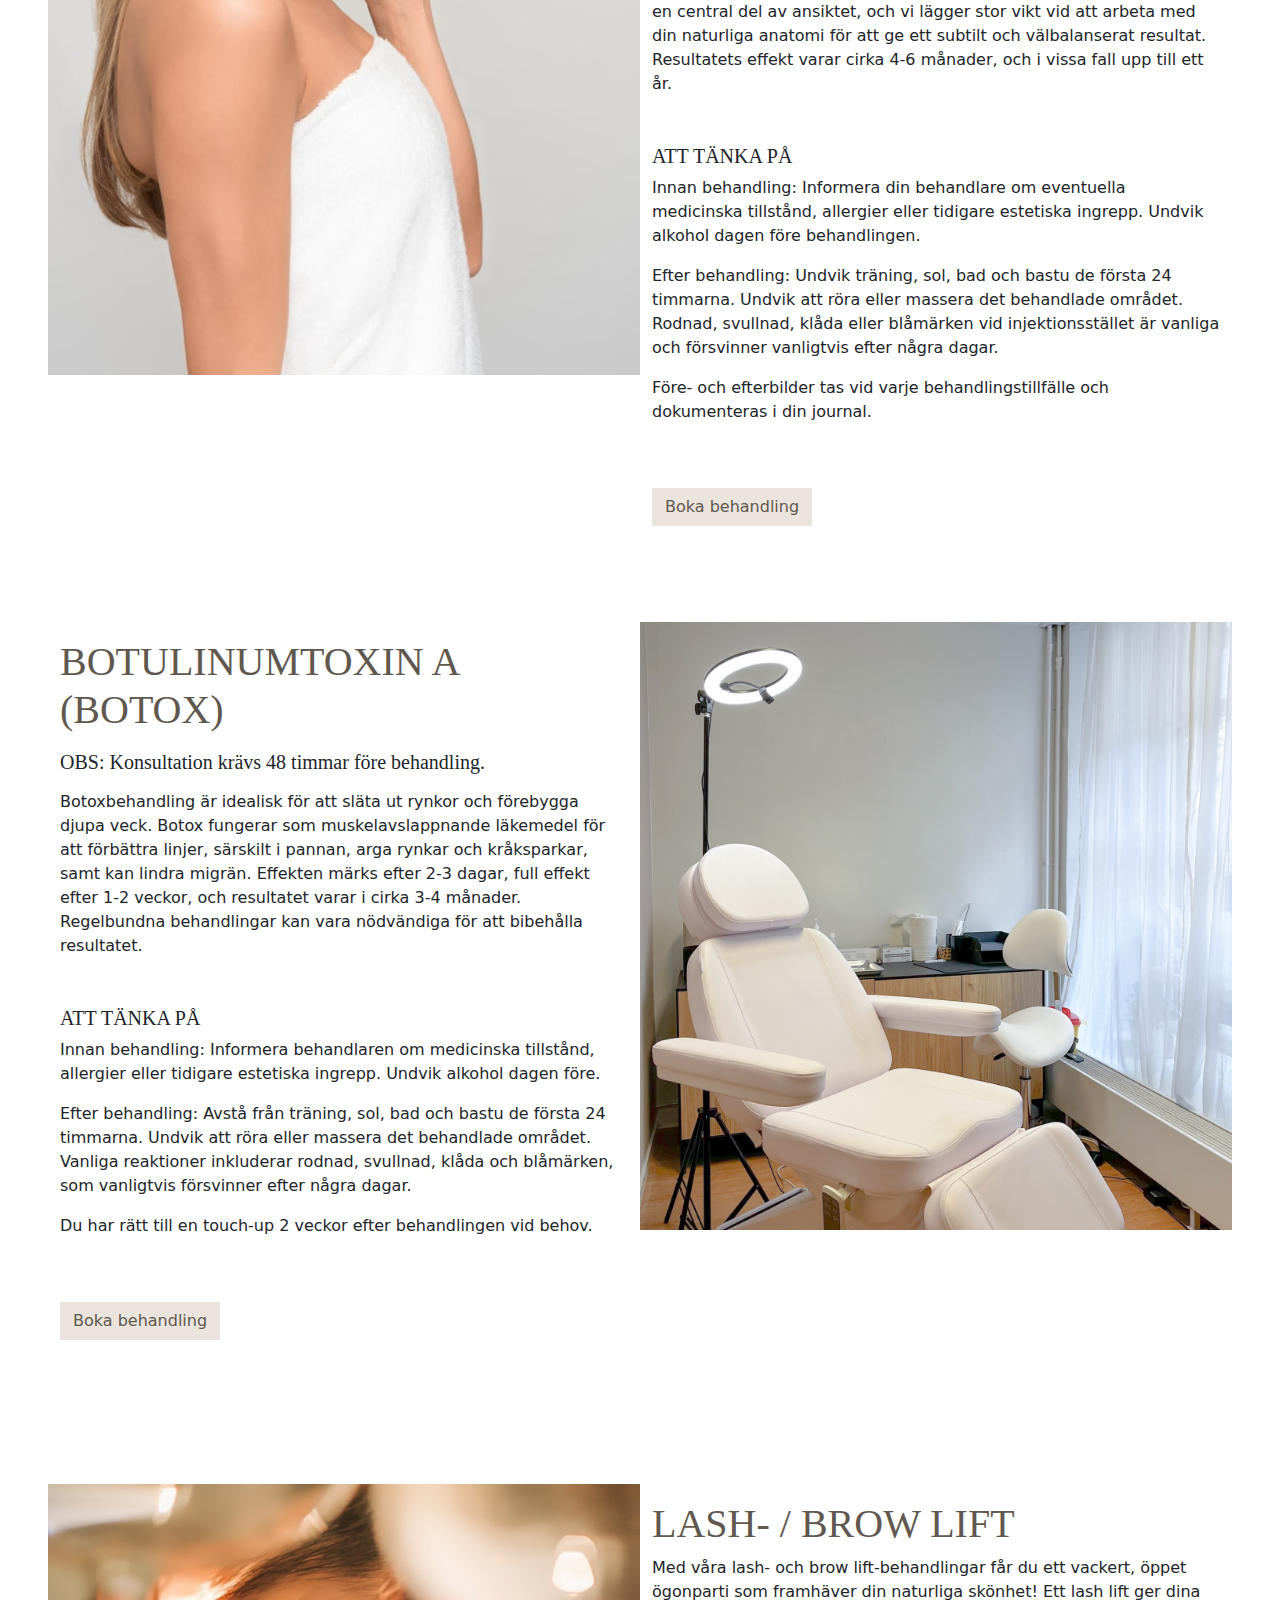
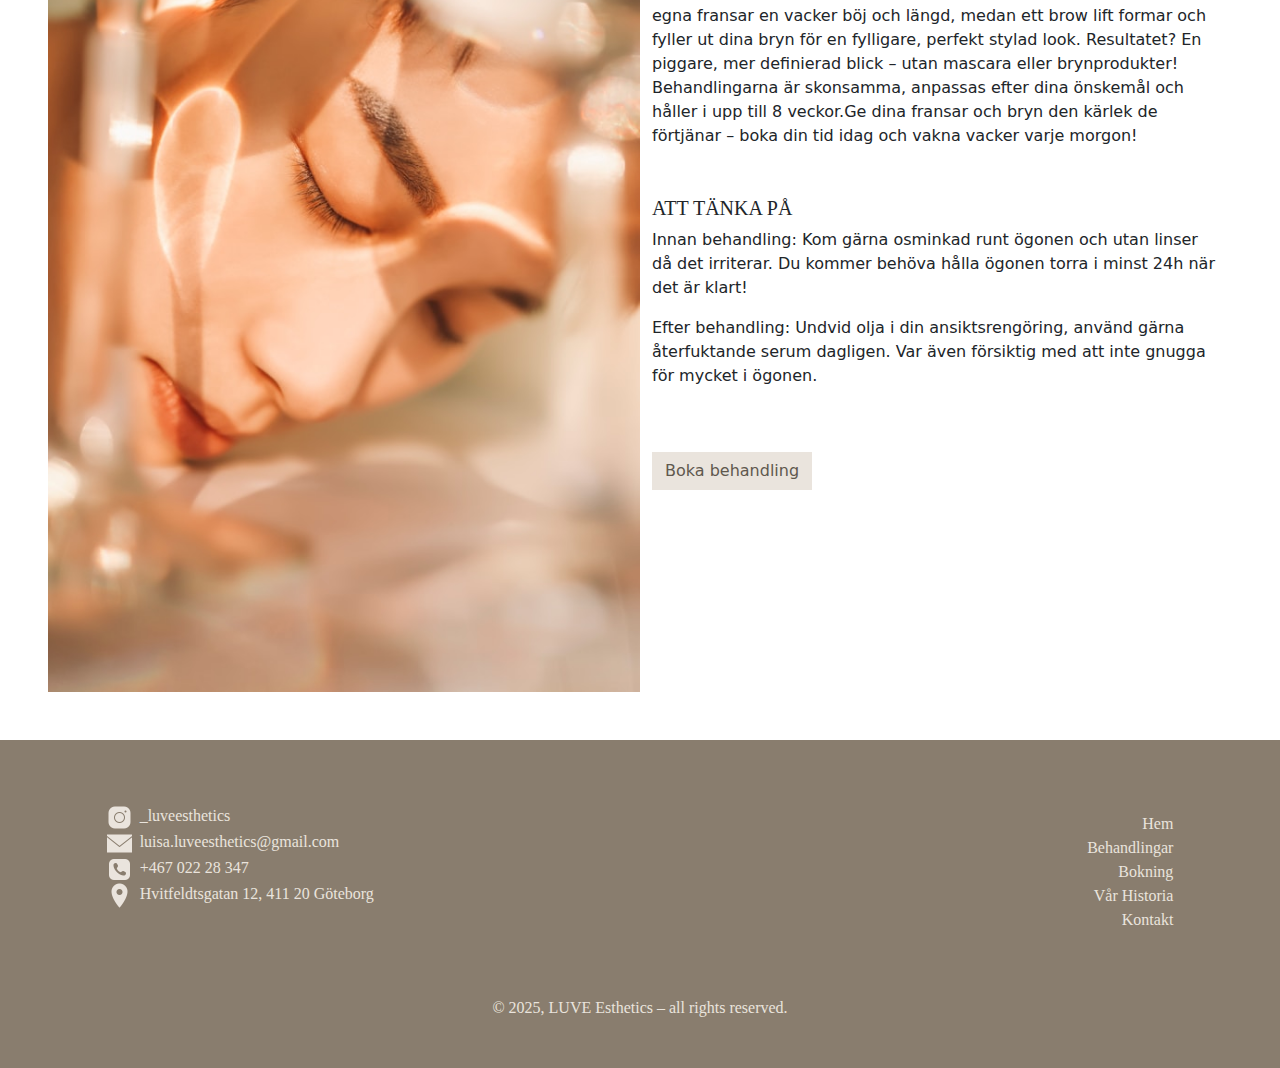
<file: pages/products.html>
<!DOCTYPE html>
<html lang="en">
  <head>
    <meta charset="UTF-8" />
    <meta name="viewport" content="width=device-width, initial-scale=1.0" />
    <link rel="stylesheet" href="../css/aboutproducts.css" />
    <link
      href="https://cdn.jsdelivr.net/npm/bootstrap@5.3.3/dist/css/bootstrap.min.css"
      rel="stylesheet"
      integrity="sha384-QWTKZyjpPEjISv5WaRU9OFeRpok6YctnYmDr5pNlyT2bRjXh0JMhjY6hW+ALEwIH"
      crossorigin="anonymous"
    />
    <title>Behandlingar</title>
  </head>
  <body>
    <nav class="navbar fixed-top">
      <div class="container-fluid">
        <a class="navbar-brand" href="../index.html">LUVE Esthetics</a>
        <div class="nav-links d-none d-md-flex gap-4">
          <a class="navbar-link" href="../index.html">HEM</a>
          <a class="navbar-link" href="#">BEHANDLINGAR</a>
          <a
            class="navbar-link"
            aria-current="page"
            href="https://www.bokadirekt.se/places/luve-esthetics-59235"
            target="_blank"
            >BOKNING</a
          >
          <a class="navbar-link" href="about.html">VÅR HISTORIA</a>
          <a class="navbar-link" href="contact.html">KONTAKT</a>
        </div>
        <button
          class="navbar-toggler"
          type="button"
          data-bs-toggle="offcanvas"
          data-bs-target="#offcanvasNavbar"
          aria-controls="offcanvasNavbar"
        >
          <span class="navbar-toggler-icon"></span>
        </button>

        <div
          class="offcanvas offcanvas-start"
          tabindex="-1"
          id="offcanvasNavbar"
          aria-labelledby="offcanvasNavbarLabel"
        >
          <div class="offcanvas-header">
            <h5 class="offcanvas-title" id="offcanvasNavbarLabel">
              LUVE Esthetics
            </h5>
            <button
              type="button"
              class="btn-close"
              data-bs-dismiss="offcanvas"
              aria-label="Close"
            ></button>
          </div>
          <div class="offcanvas-body d-flex flex-column pt-5">
            <div class="flex-grow-0">
              <ul class="navbar-nav justify-content-end pe-3">
                <li class="nav-item">
                  <a class="nav-link active" aria-current="page" href="#"
                    >HEM</a
                  >
                </li>
                <li class="nav-item mt-3">
                  <a class="nav-link" href="pages/products.html"
                    >BEHANDLINGAR</a
                  >
                </li>
                <li class="nav-item mt-3">
                  <a
                    class="nav-link"
                    aria-current="page"
                    href="https://www.bokadirekt.se/places/luve-esthetics-59235"
                    target="_blank"
                    >BOKNING</a
                  >
                </li>
                <li class="nav-item mt-3">
                  <a class="nav-link" href="pages/about.html">VÅR HISTORIA</a>
                </li>
                <li class="nav-item mt-3">
                  <a class="nav-link" href="#">KONTAKT</a>
                </li>
              </ul>
            </div>

            <div
              class="offcanvas-footer d-flex justify-content-start gap-3 mt-auto pb-3"
            >
              <a
                aria-current="page"
                target="_blank"
                href="https://www.instagram.com/_luveesthetics/"
              >
                <img
                  src="../icons/dark-instagram-50.png"
                  alt="Instagram"
                  class="footer-icon me-2"
                />
              </a>
              <a
                href="mailto:luisa.luveesthetics@gmail.com"
                target="_blank"
                rel="noopener noreferrer"
              >
                <img
                  src="../icons/dark-email-50.png"
                  alt="Email"
                  class="footer-icon me-2"
                />
              </a>
              <a
                aria-current="page"
                href="https://maps.app.goo.gl/6mr8hR6ywGALKdc86"
                target="_blank"
              >
                <img
                  src="../icons/dark-location-50.png"
                  alt="Location"
                  class="footer-icon me-2"
                />
              </a>
            </div>
          </div>
        </div>
      </div>
    </nav>

    <!-- Kategoriknappar högst upp -->
    <div class="container text-center" id="buttonGroup">
      <div class="d-flex justify-content-center flex-wrap gap-3">
        <a href="#produkt1" class="btn mx-3">VITAMINDROPP</a>
        <a href="#produkt2" class="btn mx-3">FILLERS</a>
        <a href="#produkt3" class="btn mx-3">BOTOX</a>
        <a href="#produkt4" class="btn mx-3">LASH LIFT</a>
        <a href="#produkt4" class="btn mx-3">BROW LIFT</a>
      </div>
    </div>

    <div class="row g-0 p-5" id="produkt1">
      <div class="col-md-6">
        <div class="container">
          <h1 class="mt-3">VITANMINDROPP</h1>
          <p>Vitamindropp i samarbete med Vitaminkliniken.</p>
          <p>
            Ge din kropp den näring den behöver med skräddarsydda
            vitamindroppar! I samarbete med Vitaminkliniken erbjuder vi en säker
            och effektiv behandling som ger din kropp viktiga vitaminer och
            mineraler direkt via dropp.
          </p>
          <p>
            Fördelar med vitamindroppar: Ökad energi – Minska trötthet och känn
            dig piggare och mer balanserad. Stärkt immunförsvar – Ge kroppen
            bättre skydd mot sjukdomar. Förbättrad hudhälsa – Främja en frisk
            och strålande hud inifrån. Snabbare återhämtning – Hjälp kroppen att
            återställa sig efter träning, stress eller sjukdom.
          </p>
          <h5 class="mt-5">SÅHÄR GÅR DET TILL</h5>
          <p>
            Boka din behandling: <br />
            Om ordinationen godkänns kan du boka din behandling hos oss. Vid
            ditt besök tar vi blodprover för att säkerställa att du får rätt
            vitaminblandning. Därefter startar infusionen – en avslappnande
            behandling där näringsämnena direkt tas upp av kroppen.
          </p>
          <p>
            Uppföljning och resultat: <br />
            Efter cirka två veckor får du dina provsvar. Om allt ser bra ut kan
            vi utfärda ett certifikat och du kan fortsätta med
            vitaminbehandlingar enligt ordination.
          </p>
          <a
            class="btn my-5"
            aria-current="page"
            href="https://www.bokadirekt.se/places/luve-esthetics-59235"
            target="_blank"
            >Boka behandling</a
          >
        </div>
      </div>
      <div class="col-md-6">
        <img
          src="../images/enecta-cannabis-extracts-80wCkpt-IKE-unsplash.jpg"
          class="img-fluid"
          alt="Treatment Clinic"
        />
      </div>
    </div>

    <div class="row g-0 p-5" id="produkt2">
      <div class="col-md-6">
        <img
          src="../images/icons8-team-y2T5hT7pWx4-unsplash.jpg"
          class="img-fluid"
          alt="Treatment Clinic"
        />
      </div>
      <div class="col-md-6">
        <div class="container mt-3">
          <h1 class="mt-3">FILLERS</h1>
          <h5 class="mt-3">
            OBS: Konsultation krävs 48 timmar före behandling.
          </h5>

          <p class="mt-3">
            Fillers består av syntetisk hyaluronsyra, en substans som liknar den
            hyaluronsyra som kroppen naturligt producerar. Med åldern minskar
            produktionen av hyaluronsyra, vilket kan leda till minskad
            elasticitet och framträdande linjer och veck. Fillers används för
            att fylla ut och lyfta huden, vilket ger ett slätare utseende och
            reducerar linjer och veck.
          </p>
          <p>
            Under behandlingen injiceras fillern i det område som du och din
            behandlare har kommit överens om. Eftersom effekten av behandlingen
            inte är permanent, krävs regelbundna återbesök för att upprätthålla
            det önskade resultatet. Resultatets hållbarhet varierar beroende på
            individuella faktorer och hur snabbt kroppen bryter ner
            hyaluronsyran. Vissa personer kan behöva fler behandlingar för att
            uppnå önskat resultat.
          </p>
          <p>
            För läppar fokuserar vi på att öka volymen och fylligheten för ett
            naturligt och harmoniskt resultat som passar ditt ansikte. Läpparna
            är en central del av ansiktet, och vi lägger stor vikt vid att
            arbeta med din naturliga anatomi för att ge ett subtilt och
            välbalanserat resultat. Resultatets effekt varar cirka 4-6 månader,
            och i vissa fall upp till ett år.
          </p>

          <h5 class="mt-5">ATT TÄNKA PÅ</h5>
          <p>
            Innan behandling: Informera din behandlare om eventuella medicinska
            tillstånd, allergier eller tidigare estetiska ingrepp. Undvik
            alkohol dagen före behandlingen.
          </p>
          <p>
            Efter behandling: Undvik träning, sol, bad och bastu de första 24
            timmarna. Undvik att röra eller massera det behandlade området.
            Rodnad, svullnad, klåda eller blåmärken vid injektionsstället är
            vanliga och försvinner vanligtvis efter några dagar.
          </p>
          <p>
            Före- och efterbilder tas vid varje behandlingstillfälle och
            dokumenteras i din journal.
          </p>
          <a
            class="btn mt-5"
            aria-current="page"
            href="https://www.bokadirekt.se/places/luve-esthetics-59235"
            target="_blank"
            >Boka behandling</a
          >
        </div>
      </div>
    </div>

    <div class="row g-0 p-5" id="produkt3">
      <div class="col-md-6">
        <div class="container me-5 mt-3">
          <h1 class="mt-3">BOTULINUMTOXIN A (BOTOX)</h1>
          <h5 class="mt-3">
            OBS: Konsultation krävs 48 timmar före behandling.
          </h5>

          <p class="mt-3">
            Botoxbehandling är idealisk för att släta ut rynkor och förebygga
            djupa veck. Botox fungerar som muskelavslappnande läkemedel för att
            förbättra linjer, särskilt i pannan, arga rynkar och kråksparkar,
            samt kan lindra migrän. Effekten märks efter 2-3 dagar, full effekt
            efter 1-2 veckor, och resultatet varar i cirka 3-4 månader.
            Regelbundna behandlingar kan vara nödvändiga för att bibehålla
            resultatet.
          </p>
          <h5 class="mt-5">ATT TÄNKA PÅ</h5>
          <p>
            Innan behandling: Informera behandlaren om medicinska tillstånd,
            allergier eller tidigare estetiska ingrepp. Undvik alkohol dagen
            före.
          </p>
          <p>
            Efter behandling: Avstå från träning, sol, bad och bastu de första
            24 timmarna. Undvik att röra eller massera det behandlade området.
            Vanliga reaktioner inkluderar rodnad, svullnad, klåda och blåmärken,
            som vanligtvis försvinner efter några dagar.
          </p>
          <p>
            Du har rätt till en touch-up 2 veckor efter behandlingen vid behov.
          </p>
          <a
            class="btn my-5"
            aria-current="page"
            href="https://www.bokadirekt.se/places/luve-esthetics-59235"
            target="_blank"
            >Boka behandling</a
          >
        </div>
      </div>
      <div class="col-md-6">
        <img
          src="../images/Clinic.png"
          class="img-fluid"
          alt="Treatment Clinic"
        />
      </div>
    </div>

    <div class="row g-0 p-5" id="produkt4">
      <div class="col-md-6">
        <img
          src="../images/sunny-ng-KVIlNRoGwxk-unsplash.jpg"
          class="img-fluid"
          alt="Treatment Clinic"
        />
      </div>
      <div class="col-md-6">
        <div class="container mt-3">
          <h1>LASH- / BROW LIFT</h1>
          <p>
            Med våra lash- och brow lift-behandlingar får du ett vackert, öppet
            ögonparti som framhäver din naturliga skönhet! Ett lash lift ger
            dina egna fransar en vacker böj och längd, medan ett brow lift
            formar och fyller ut dina bryn för en fylligare, perfekt stylad
            look. Resultatet? En piggare, mer definierad blick – utan mascara
            eller brynprodukter! Behandlingarna är skonsamma, anpassas efter
            dina önskemål och håller i upp till 8 veckor.Ge dina fransar och
            bryn den kärlek de förtjänar – boka din tid idag och vakna vacker
            varje morgon!
          </p>
          <h5 class="mt-5">ATT TÄNKA PÅ</h5>
          <p>
            Innan behandling: Kom gärna osminkad runt ögonen och utan linser då
            det irriterar. Du kommer behöva hålla ögonen torra i minst 24h när
            det är klart!
          </p>
          <p>
            Efter behandling: Undvid olja i din ansiktsrengöring, använd gärna
            återfuktande serum dagligen. Var även försiktig med att inte gnugga
            för mycket i ögonen.
          </p>
          <a
            class="btn mt-5"
            aria-current="page"
            href="https://www.bokadirekt.se/places/luve-esthetics-59235"
            target="_blank"
            >Boka behandling</a
          >
        </div>
      </div>
    </div>

    <!-- Back to top knapp -->
    <a href="#" class="back-to-top rounded-circle"> ↑ </a>

    <div class="footer">
      <footer class="py-5">
        <div class="d-flex">
          <div class="col-md-4 mx-auto">
            <p></p>
            <a
              class="footer-link"
              aria-current="page"
              href="https://www.instagram.com/_luveesthetics/"
              ><img
                src="../icons/icons8-instagram-logo-50.png"
                alt="Instagram"
                target="_blank"
                class="icon me-2"
              />_luveesthetics</a
            ><br />
            <a
              class="footer-link"
              href="mailto:luisa.luveesthetics@gmail.com"
              target="_blank"
              rel="noopener noreferrer"
              ><img
                src="../icons/icons8-email-50.png"
                alt="Email"
                class="icon me-2"
              />luisa.luveesthetics@gmail.com</a
            ><br />
            <a
              ><img
                src="../icons/icons8-phone-50.png"
                alt="Phone"
                class="icon me-2"
              />+467 022 28 347</a
            ><br />
            <a
              class="footer-link"
              aria-current="page"
              href="https://maps.app.goo.gl/6mr8hR6ywGALKdc86"
              target="_blank"
              ><img
                src="../icons/icons8-location-50.png"
                alt="Location"
                class="icon me-2"
              />Hvitfeldtsgatan 12, 411 20 Göteborg</a
            ><br />
          </div>
          <div class="col-md-4 mx-auto mt-4">
            <ul class="list-unstyled text-end">
              <li><a href="../index.html">Hem</a></li>
              <li><a href="#">Behandlingar</a></li>
              <li>
                <a
                  aria-current="page"
                  href="https://www.bokadirekt.se/places/luve-esthetics-59235"
                  target="_blank"
                  >Bokning</a
                >
              </li>
              <li><a href="about.html">Vår Historia</a></li>
              <li><a href="contact.html">Kontakt</a></li>
            </ul>
          </div>
        </div>
        <p class="mt-5 text-center mb-0">
          &copy; 2025, LUVE Esthetics – all rights reserved.
        </p>
      </footer>
    </div>

    <script
      src="https://cdn.jsdelivr.net/npm/bootstrap@5.3.3/dist/js/bootstrap.bundle.min.js"
      integrity="sha384-YvpcrYf0tY3lHB60NNkmXc5s9fDVZLESaAA55NDzOxhy9GkcIdslK1eN7N6jIeHz"
      crossorigin="anonymous"
    ></script>
  </body>
</html>
</file>
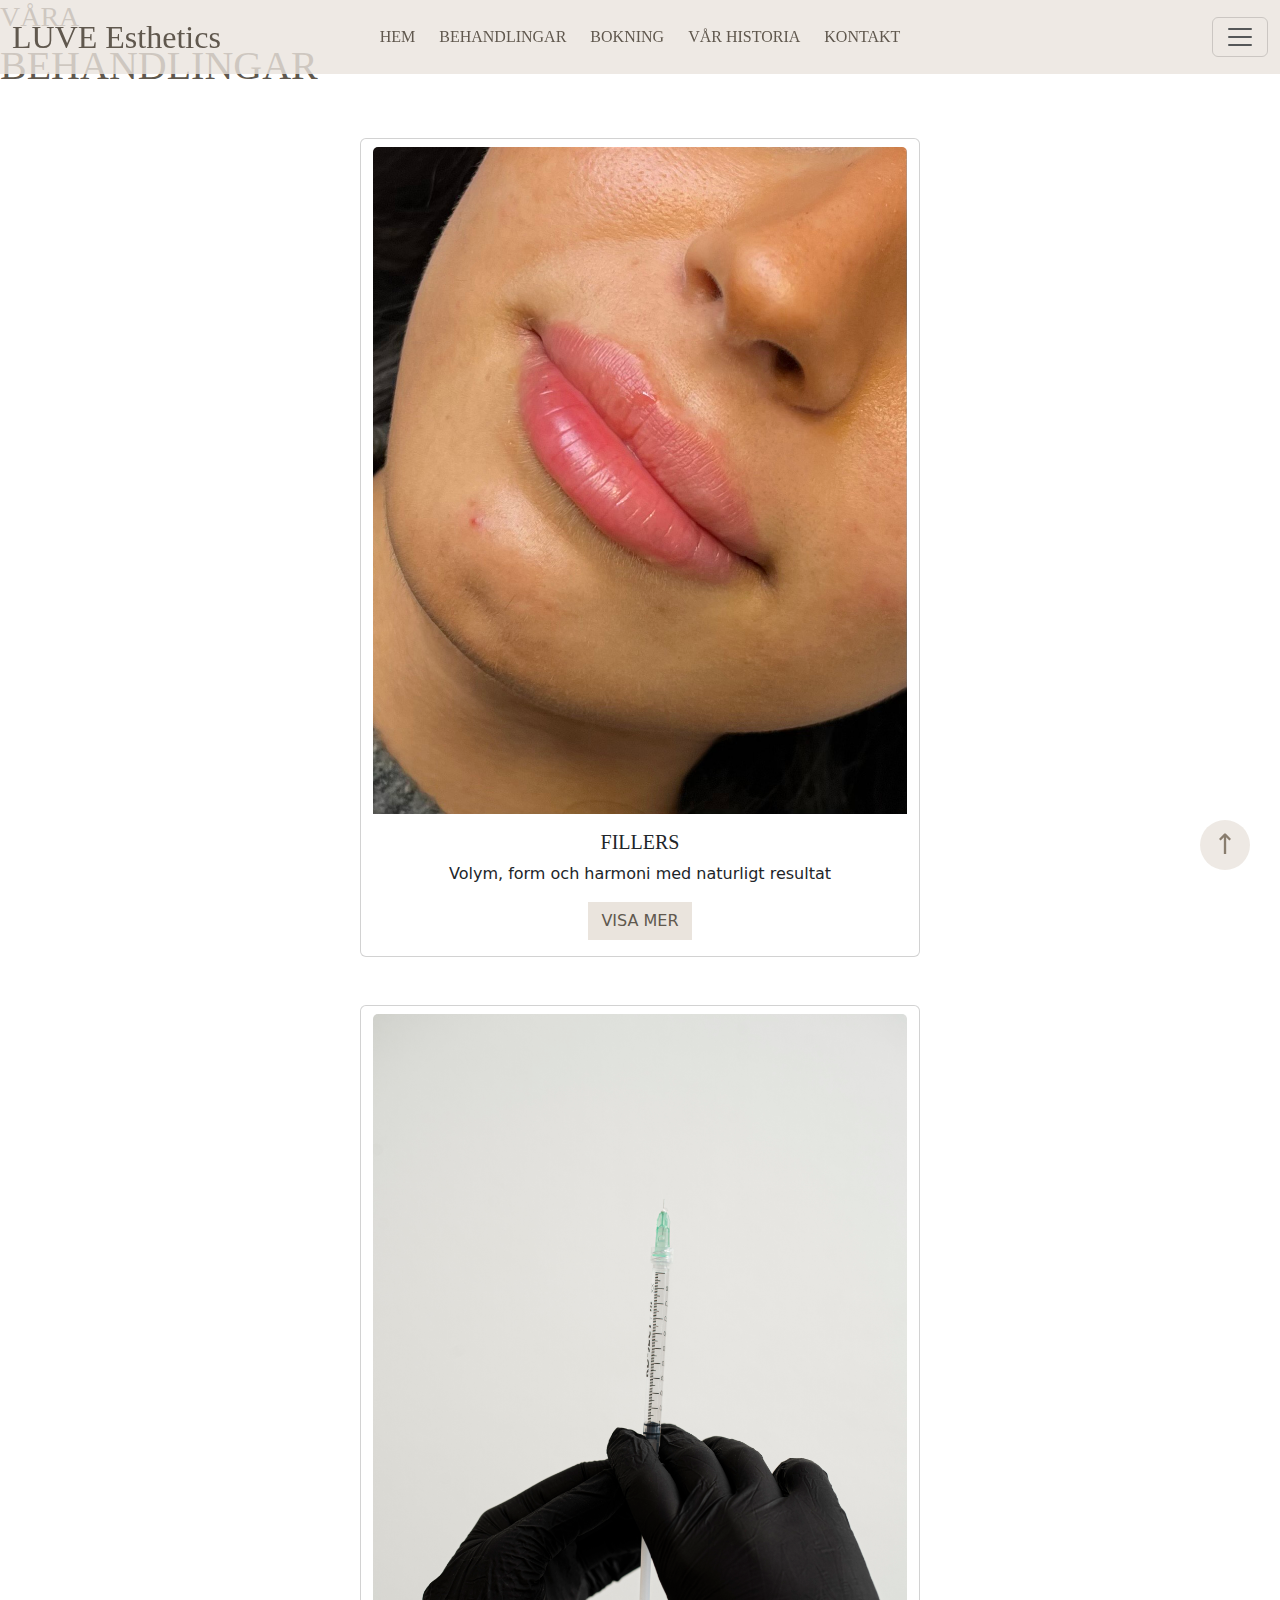
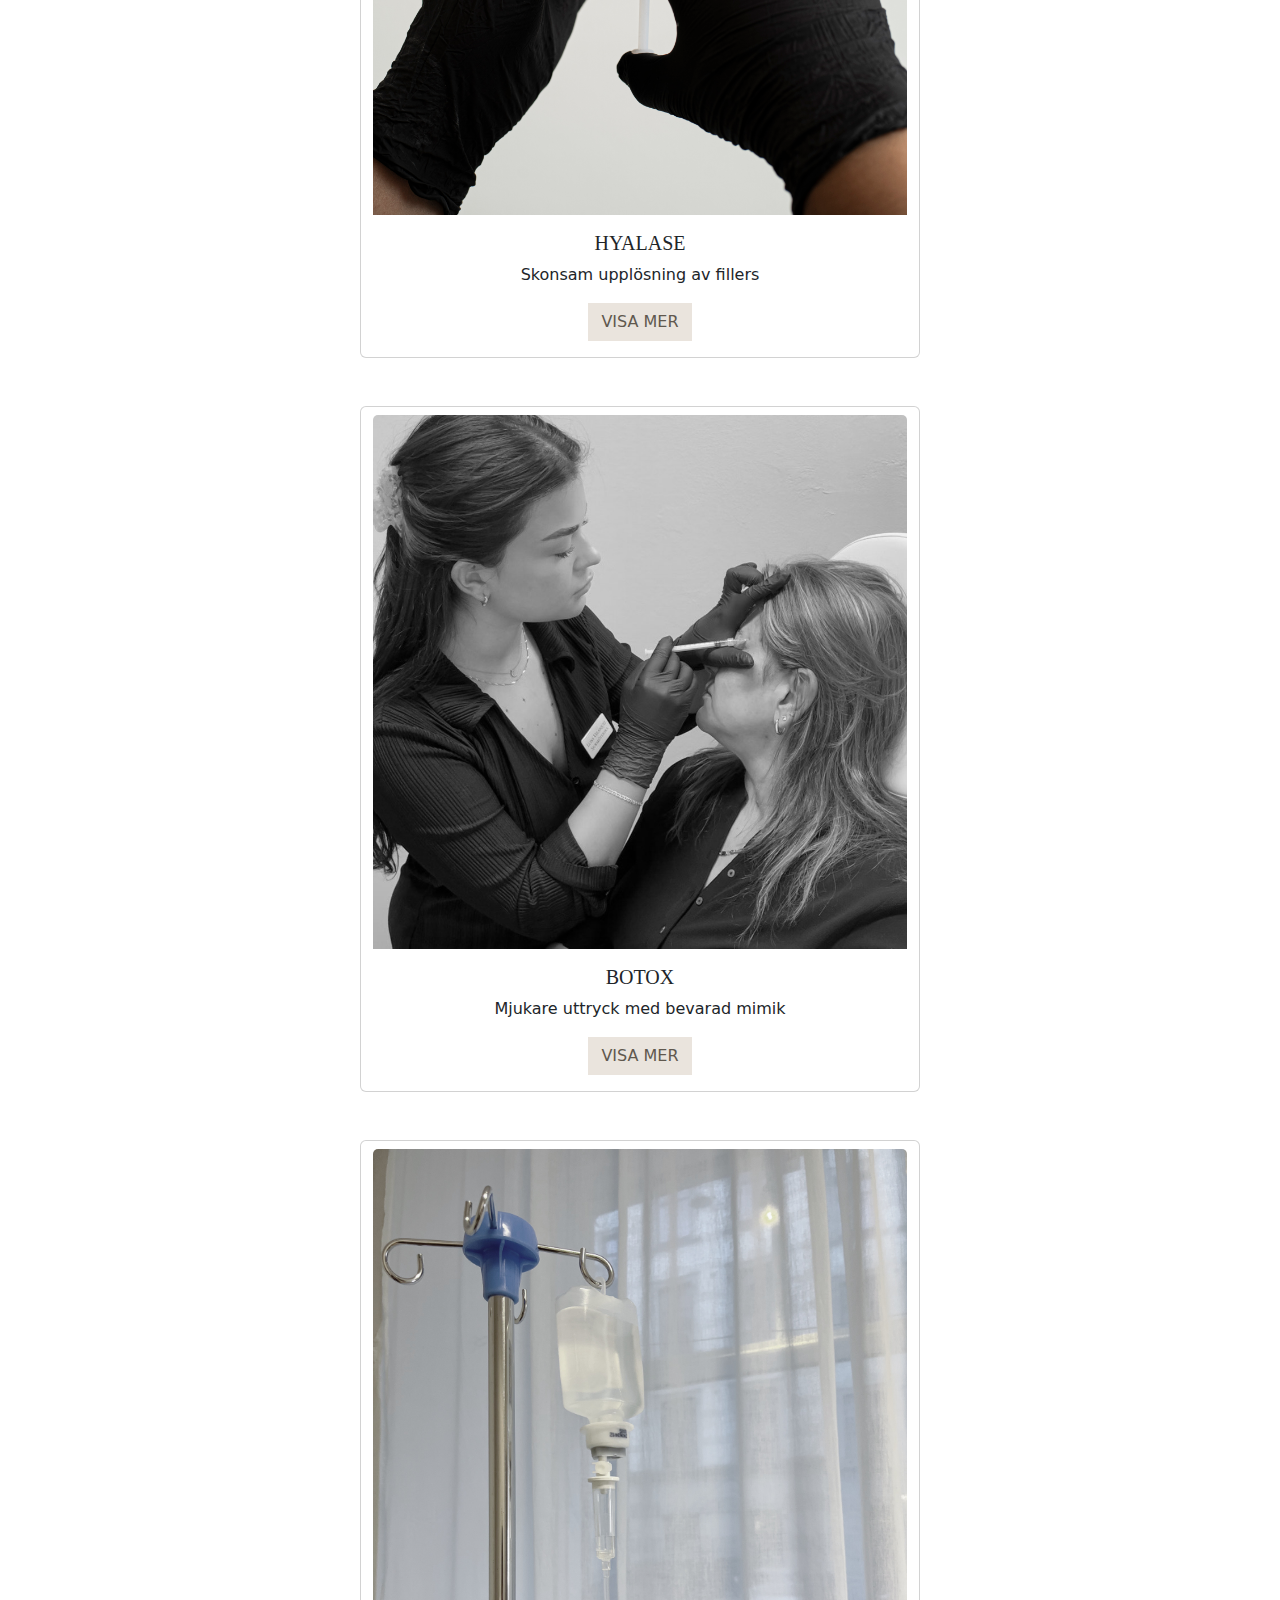
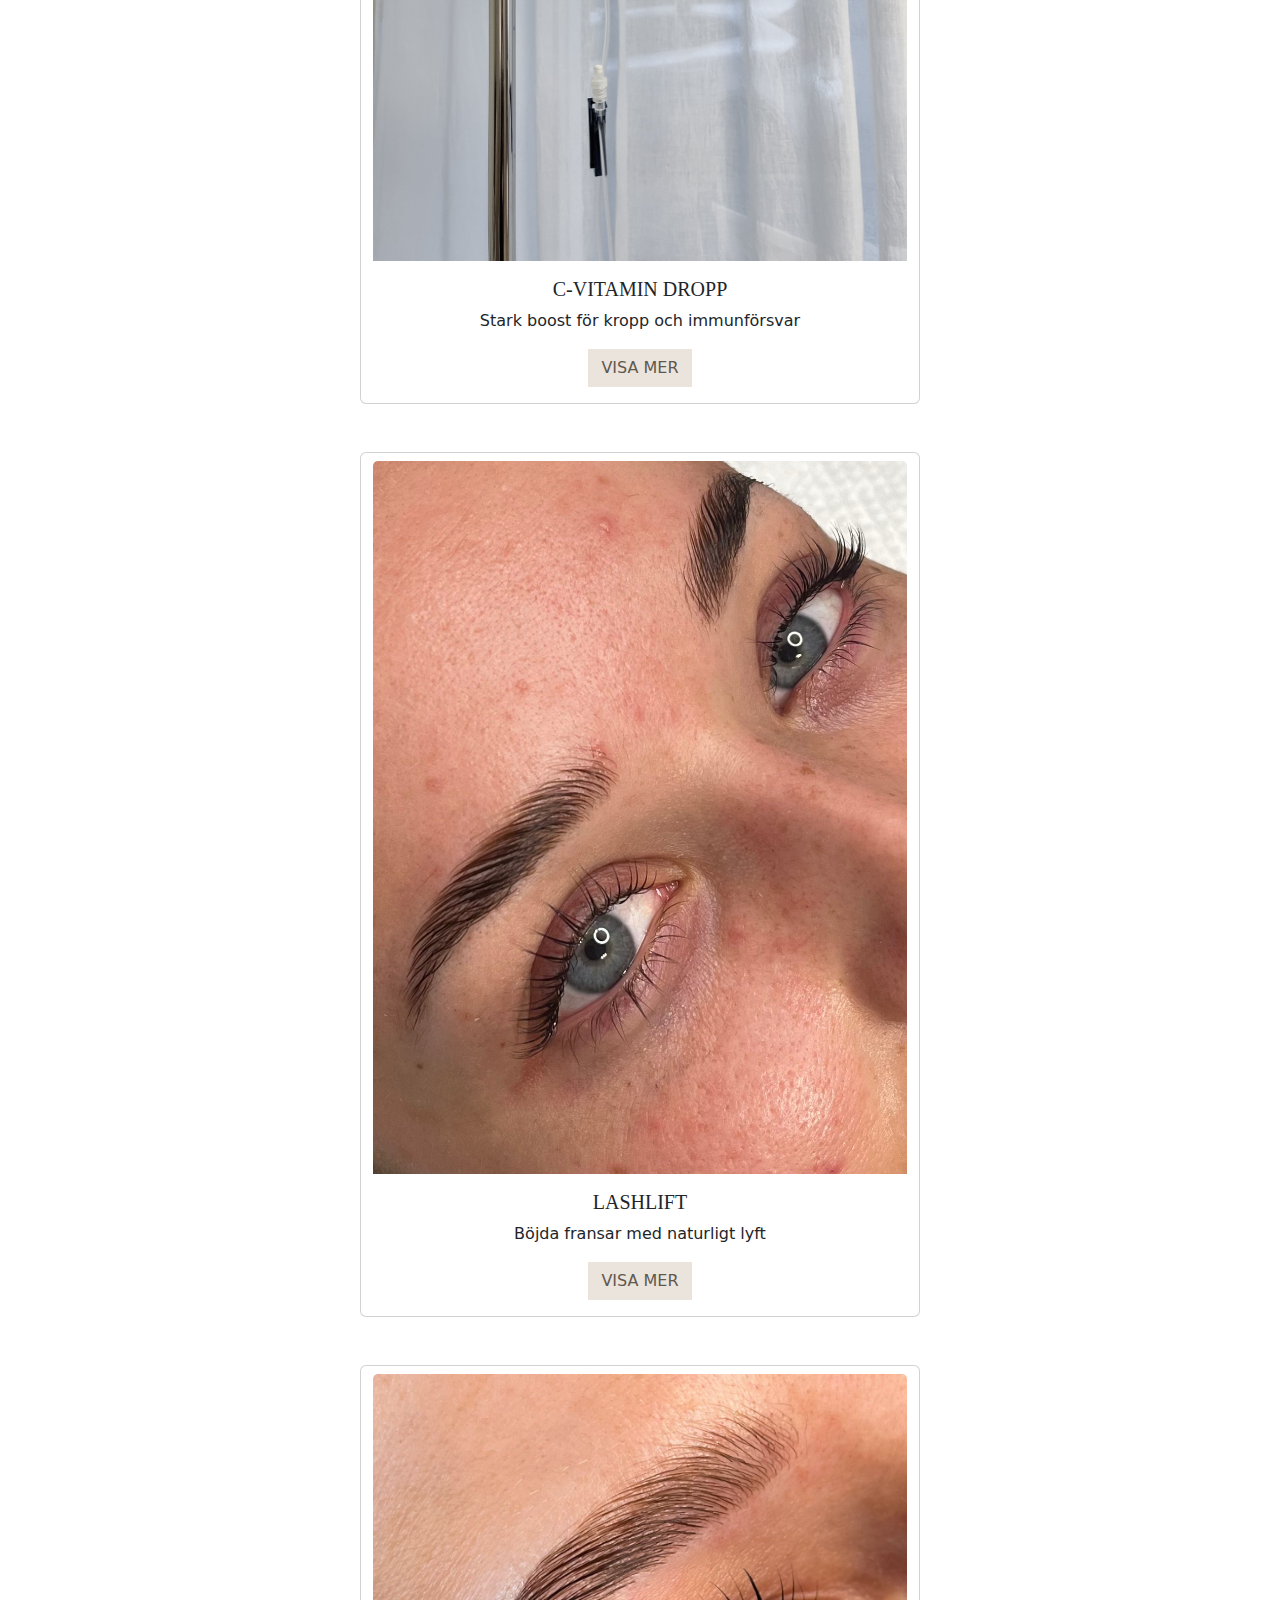
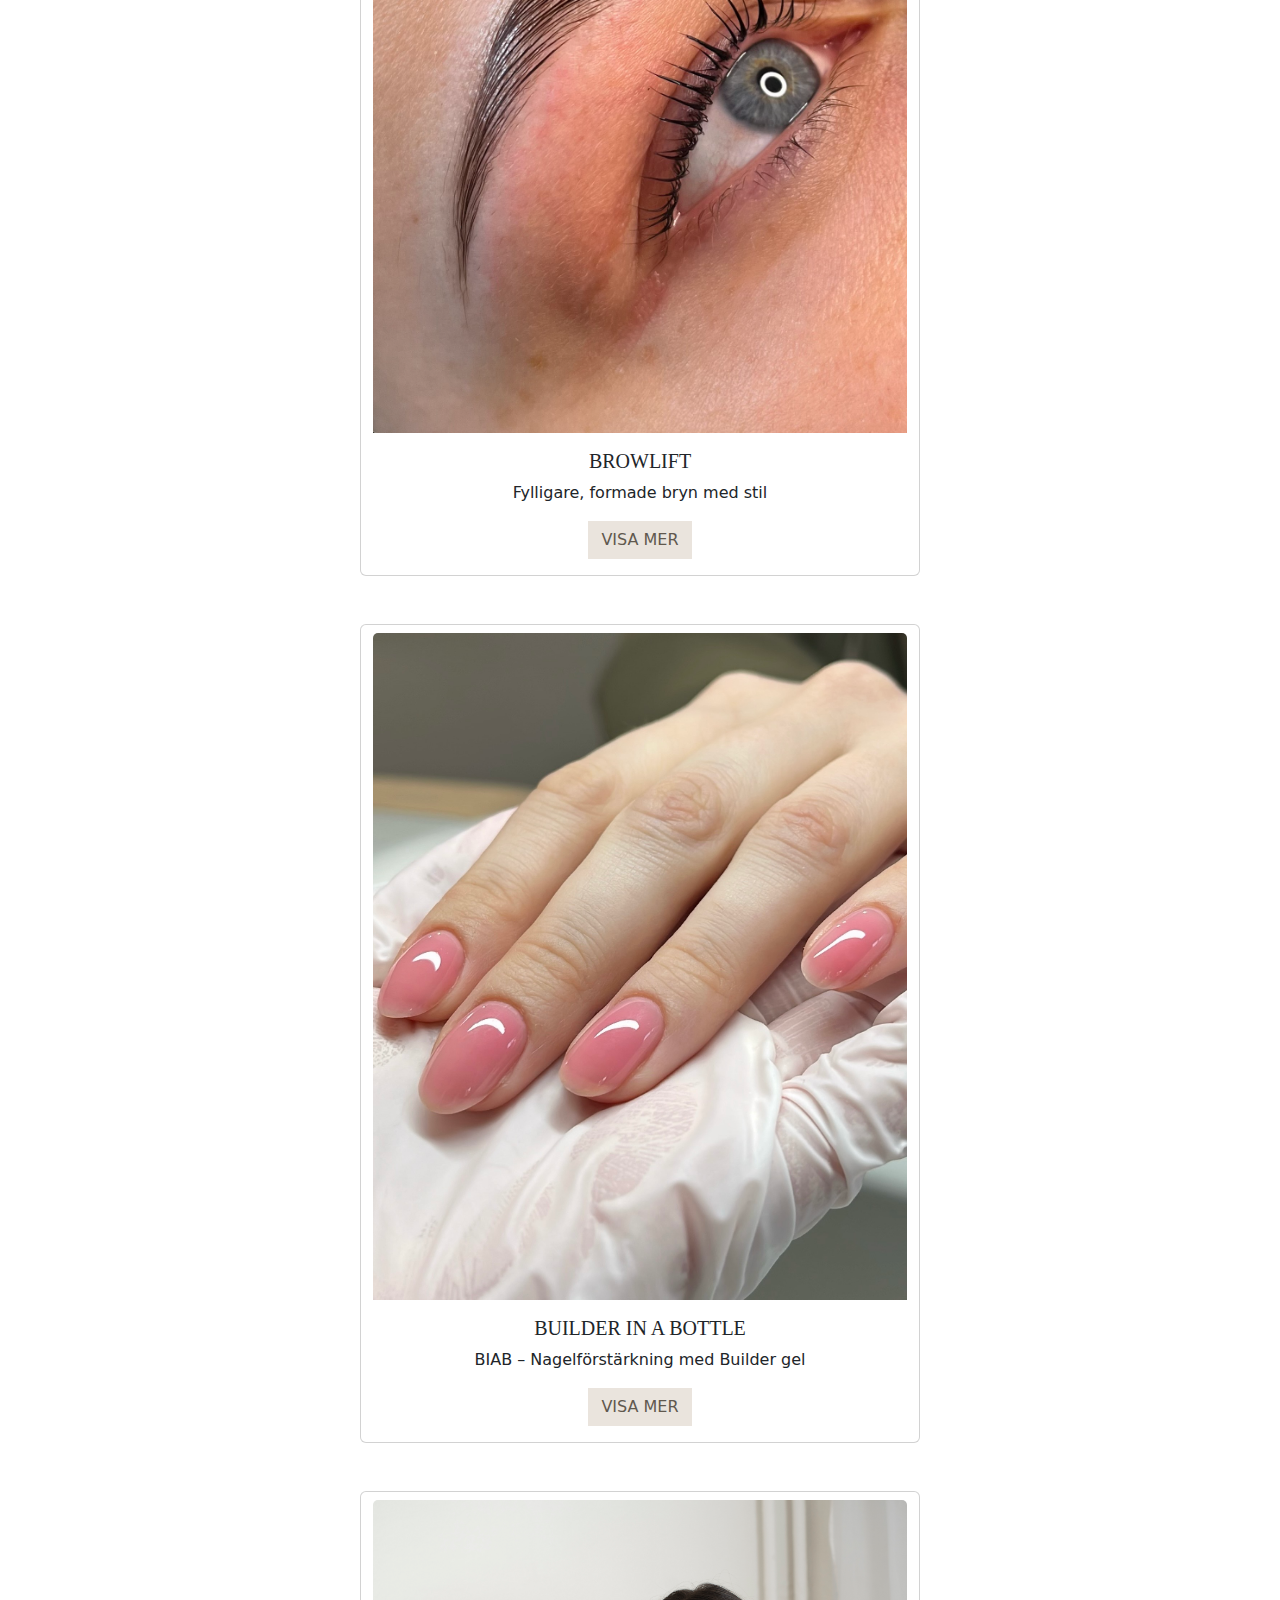
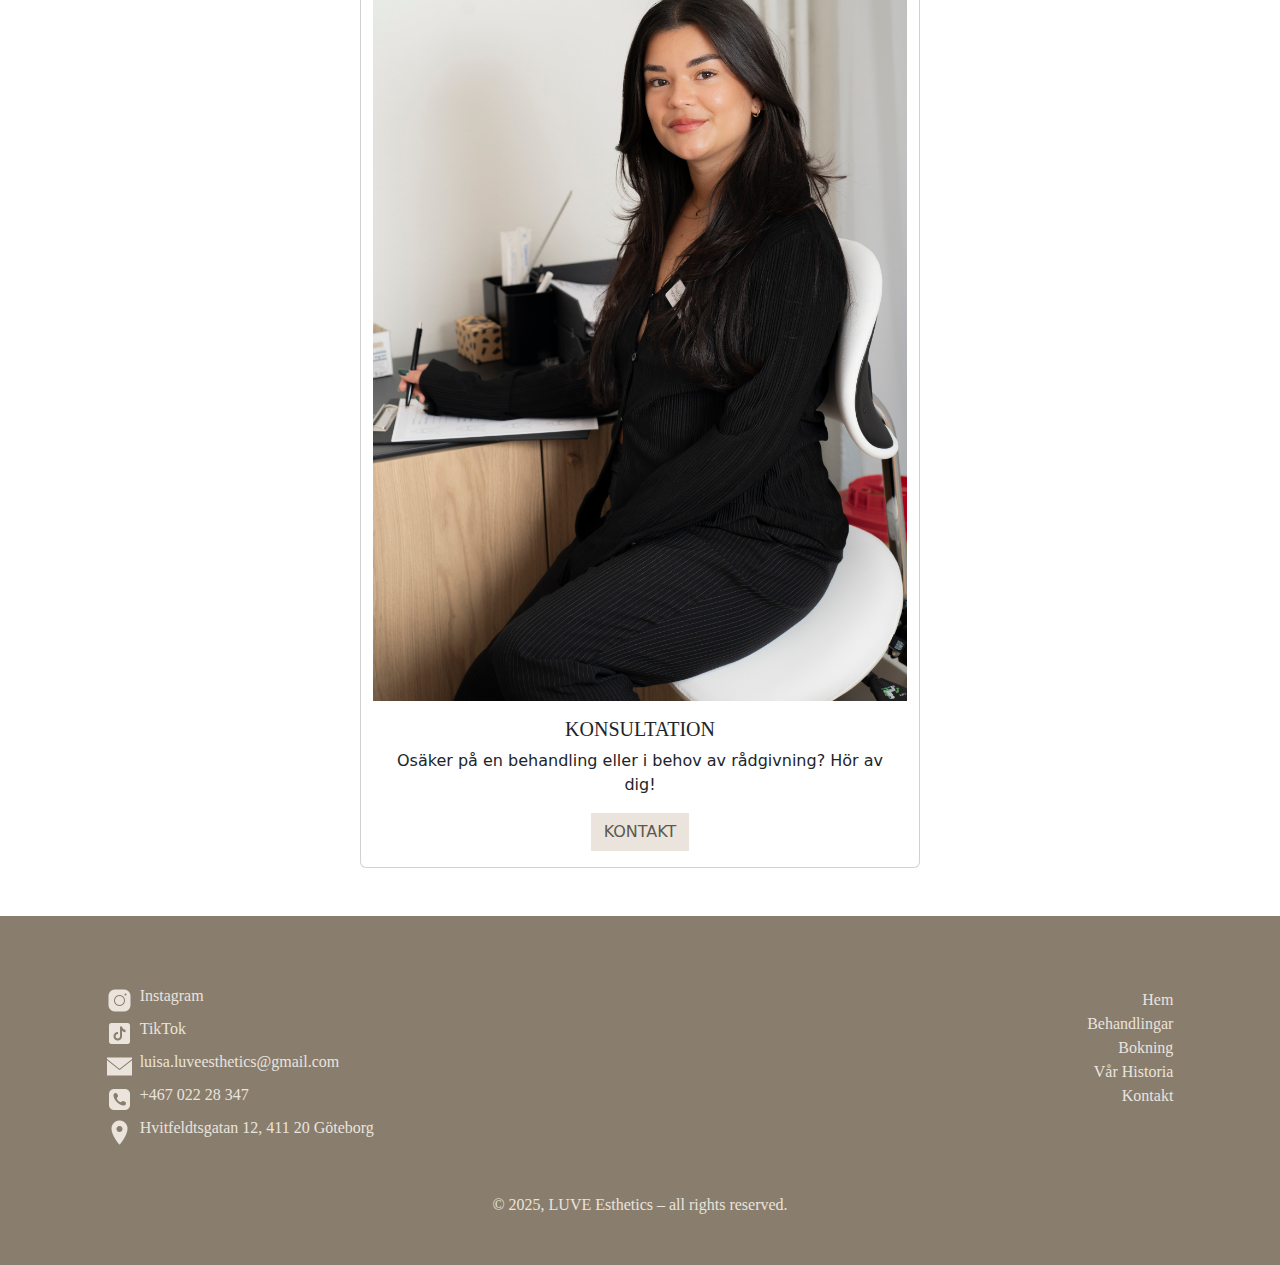
<file: pages/treatments.html>
<!DOCTYPE html>
<html lang="en">
  <head>
    <meta charset="UTF-8" />
    <meta name="viewport" content="width=device-width, initial-scale=1.0" />
    <link rel="stylesheet" href="../css/aboutproducts.css" />
    <link href="https://fonts.googleapis.com/css2?family=Cormorant+Garamond:wght@400;700&family=Montserrat:wght@400;600;700&display=swap" rel="stylesheet">
    <link
      href="https://cdn.jsdelivr.net/npm/bootstrap@5.3.3/dist/css/bootstrap.min.css"
      rel="stylesheet"
      integrity="sha384-QWTKZyjpPEjISv5WaRU9OFeRpok6YctnYmDr5pNlyT2bRjXh0JMhjY6hW+ALEwIH"
      crossorigin="anonymous"
    />
    <title>Behandlingar</title>
  </head>
  <body>
    <nav class="navbar fixed-top">
      <div class="container-fluid">
        <a class="navbar-brand" href="../index.html">LUVE Esthetics</a>
        <div class="nav-links d-none d-md-flex gap-4">
          <a class="navbar-link" href="../index.html">HEM</a>
          <a class="navbar-link" href="#">BEHANDLINGAR</a>
          <a
            class="navbar-link"
            aria-current="page"
            href="https://www.bokadirekt.se/places/luve-esthetics-59235"
            target="_blank"
            >BOKNING</a
          >
          <a class="navbar-link" href="about.html">VÅR HISTORIA</a>
          <a class="navbar-link" href="contact.html">KONTAKT</a>
        </div>
        <button
          class="navbar-toggler"
          type="button"
          data-bs-toggle="offcanvas"
          data-bs-target="#offcanvasNavbar"
          aria-controls="offcanvasNavbar"
        >
          <span class="navbar-toggler-icon"></span>
        </button>

        <div
          class="offcanvas offcanvas-start"
          tabindex="-1"
          id="offcanvasNavbar"
          aria-labelledby="offcanvasNavbarLabel"
        >
          <div class="offcanvas-header">
            <h5 class="offcanvas-title" id="offcanvasNavbarLabel">
              LUVE Esthetics
            </h5>
            <button
              type="button"
              class="btn-close"
              data-bs-dismiss="offcanvas"
              aria-label="Close"
            ></button>
          </div>
          <div class="offcanvas-body d-flex flex-column pt-5">
            <div class="flex-grow-0">
              <ul class="navbar-nav justify-content-end pe-3">
                <li class="nav-item">
                  <a
                    class="navbar-link active"
                    aria-current="page"
                    href="../index.html"
                    >HEM</a
                  >
                </li>
                <li class="nav-item mt-3">
                  <a class="navbar-link" href="#">BEHANDLINGAR</a>
                </li>
                <li class="nav-item mt-3">
                  <a
                    class="navbar-link"
                    aria-current="page"
                    href="https://www.bokadirekt.se/places/luve-esthetics-59235"
                    target="_blank"
                    >BOKNING</a
                  >
                </li>
                <li class="nav-item mt-3">
                  <a class="navbar-link" href="about.html">VÅR HISTORIA</a>
                </li>
                <li class="nav-item mt-3">
                  <a class="navbar-link" href="contact.html">KONTAKT</a>
                </li>
              </ul>
            </div>

            <div
              class="offcanvas-footer d-flex justify-content-start gap-3 mt-auto pb-3"
            >
              <a
                aria-current="page"
                target="_blank"
                href="https://www.instagram.com/_luveesthetics/"
              >
                <img
                  src="../icons/dark-instagram-50.png"
                  alt="Instagram"
                  class="footer-icon me-2"
                />
              </a>
              <a
                aria-current="page"
                target="_blank"
                href="https://www.tiktok.com/@_luveesthetics "
              >
                <img
                  src="../icons/tiktok-dark.png"
                  alt="TikTok"
                  class="footer-icon me-2"
                />
              </a>
              <a
                href="mailto:luisa.luveesthetics@gmail.com"
                target="_blank"
                rel="noopener noreferrer"
              >
                <img
                  src="../icons/dark-email-50.png"
                  alt="Email"
                  class="footer-icon me-2"
                />
              </a>
              <a
                aria-current="page"
                href="https://maps.app.goo.gl/6mr8hR6ywGALKdc86"
                target="_blank"
              >
                <img
                  src="../icons/dark-location-50.png"
                  alt="Location"
                  class="footer-icon me-2"
                />
              </a>
            </div>
          </div>
        </div>
      </div>
    </nav>

    <div class="flex-column" id="behandlingar">
        <h3>VÅRA</h3>
        <h1>BEHANDLINGAR</h1>
      </div>

    <div class="container text-center">
        <div class="row mt-5 justify-content-center gap-5">
             <div class="card" style="width: 35rem;">
                <img class="card-img-top mt-2" src="../cardImages/fillersHeader.jpeg" alt="Fillers Lips">
                    <div class="card-body">
                      <h5 class="card-title">FILLERS</h5>
                      <p class="card-text">Volym, form och harmoni med naturligt resultat</p>
                      <a href="../treatmentPages/fillers.html" class="btn">VISA MER</a>
                    </div>
            </div>
            <div class="card" style="width: 35rem;">
                <img class="card-img-top mt-2" src="../cardImages/hyalaseHeader.jpeg" alt="Hyalase Behandling">
                    <div class="card-body">
                      <h5 class="card-title">HYALASE</h5>
                      <p class="card-text">Skonsam upplösning av fillers</p>
                      <a href="../treatmentPages/hyalase.html" class="btn">VISA MER</a>
                    </div>
            </div>
          </div>

          <div class="row mt-5 justify-content-center gap-5">
            <div class="card" style="width: 35rem;">
               <img class="card-img-top mt-2" src="../cardImages/botoxHeader.jpeg" alt="Botox Behandling">
                   <div class="card-body">
                     <h5 class="card-title">BOTOX</h5>
                     <p class="card-text">Mjukare uttryck med bevarad mimik</p>
                     <a href="../treatmentPages/botox.html" class="btn">VISA MER</a>
                   </div>
           </div>
           <div class="card" style="width: 35rem;">
               <img class="card-img-top mt-2" src="../cardImages/vitamindroppHeader.jpeg" alt="C-vitamin Dropp">
                   <div class="card-body">
                     <h5 class="card-title">C-VITAMIN DROPP</h5>
                     <p class="card-text">Stark boost för kropp och immunförsvar</p>
                     <a href="../treatmentPages/vitamindropp.html" class="btn">VISA MER</a>
                   </div>
           </div>
         </div>

         <div class="row mt-5 justify-content-center gap-5">
            <div class="card" style="width: 35rem;">
               <img class="card-img-top mt-2" src="../cardImages/lashliftHeader.jpeg" alt="Lashlift">
                   <div class="card-body">
                     <h5 class="card-title">LASHLIFT</h5>
                     <p class="card-text">Böjda fransar med naturligt lyft</p>
                     <a href="../treatmentPages/lashlift.html" class="btn">VISA MER</a>
                   </div>
           </div>
           <div class="card" style="width: 35rem;">
               <img class="card-img-top mt-2" src="../cardImages/browliftHeader.png" alt="Browlift">
                   <div class="card-body">
                     <h5 class="card-title">BROWLIFT</h5>
                     <p class="card-text">Fylligare, formade bryn med stil</p>
                     <a href="../treatmentPages/browlift.html" class="btn">VISA MER</a>
                   </div>
           </div>
         </div>

         <div class="row mt-5 justify-content-center gap-5">
            <div class="card" style="width: 35rem;">
               <img class="card-img-top mt-2" src="../cardImages/BIABHeader.jpeg" alt="BIAB">
                   <div class="card-body">
                     <h5 class="card-title">BUILDER IN A BOTTLE</h5>
                     <p class="card-text">BIAB – Nagelförstärkning med Builder gel</p>
                     <a href="../treatmentPages/BIAB.html" class="btn">VISA MER</a>
                   </div>
           </div>
           <div class="card" style="width: 35rem;">
               <img class="card-img-top mt-2" src="../cardImages/konsultationHeader.jpeg" alt="Konsultation Behandling">
                   <div class="card-body">
                     <h5 class="card-title">KONSULTATION</h5>
                     <p class="card-text">Osäker på en behandling eller i behov av rådgivning? Hör av dig!</p>
                     <a href="contact.html" class="btn">KONTAKT</a>
                   </div>
           </div>
         </div>
    </div>

      <!-- Back to top knapp -->
      <a href="#" class="back-to-top rounded-circle"> ↑ </a>
    </div>
    <div class="footer mt-5">
      <footer class="py-5">
        <div class="d-flex">
          <div class="col-md-4 mx-auto">
            <p></p>
            <a
              class="footer-link"
              aria-current="page"
              href="https://www.instagram.com/_luveesthetics/"
              ><img
                src="../icons/icons8-instagram-logo-50.png"
                alt="Instagram"
                target="_blank"
                class="icon me-2 mt-2"
              />Instagram</a
            ><br />
            <a
              class="footer-link"
              aria-current="page"
              href="https://www.tiktok.com/@_luveesthetics"
              ><img
                src="../icons/tiktok-light.png"
                alt="TikTok"
                target="_blank"
                class="icon me-2 mt-2"
              />TikTok</a
            ><br />
            <a
              class="footer-link"
              href="mailto:luisa.luveesthetics@gmail.com"
              target="_blank"
              rel="noopener noreferrer"
              ><img
                src="../icons/icons8-email-50.png"
                alt="Email"
                class="icon me-2 mt-2"
              />luisa.luveesthetics@gmail.com</a
            ><br />
            <a
              ><img
                src="../icons/icons8-phone-50.png"
                alt="Phone"
                class="icon me-2 mt-2"
              />+467 022 28 347</a
            ><br />
            <a
              class="footer-link"
              aria-current="page"
              href="https://maps.app.goo.gl/6mr8hR6ywGALKdc86"
              target="_blank"
              ><img
                src="../icons/icons8-location-50.png"
                alt="Location"
                class="icon me-2 mt-2"
              />Hvitfeldtsgatan 12, 411 20 Göteborg</a
            ><br />
          </div>
          <div class="col-md-4 mx-auto mt-4">
            <ul class="list-unstyled text-end">
              <li><a href="../index.html">Hem</a></li>
              <li><a href="#">Behandlingar</a></li>
              <li>
                <a
                  aria-current="page"
                  href="https://www.bokadirekt.se/places/luve-esthetics-59235"
                  target="_blank"
                  >Bokning</a
                >
              </li>
              <li><a href="about.html">Vår Historia</a></li>
              <li><a href="contact.html">Kontakt</a></li>
            </ul>
          </div>
        </div>
        <li class="mt-5 text-center mb-0">
          &copy; 2025, LUVE Esthetics – all rights reserved.
        </li>
      </footer>
    </div>

    <script
      src="https://cdn.jsdelivr.net/npm/bootstrap@5.3.3/dist/js/bootstrap.bundle.min.js"
      integrity="sha384-YvpcrYf0tY3lHB60NNkmXc5s9fDVZLESaAA55NDzOxhy9GkcIdslK1eN7N6jIeHz"
      crossorigin="anonymous"
    ></script>
  </body>
</html>
</file>
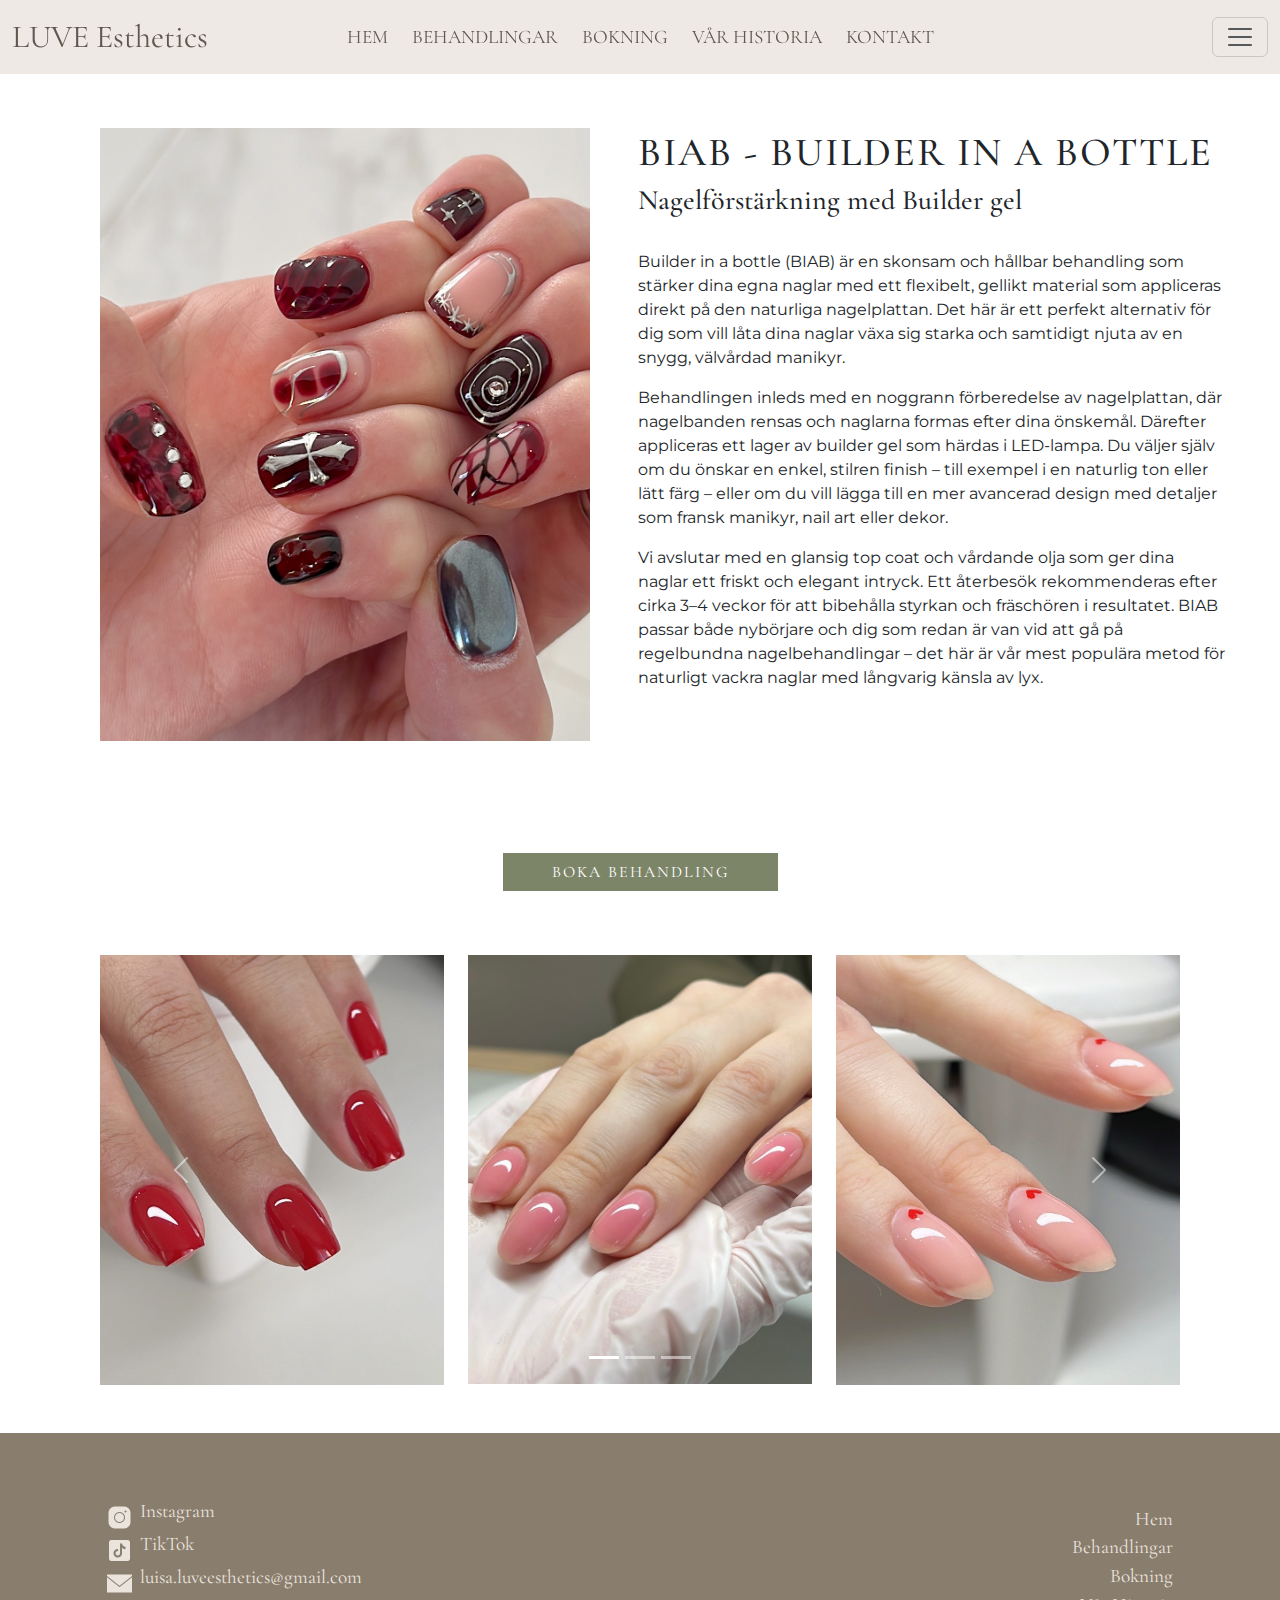
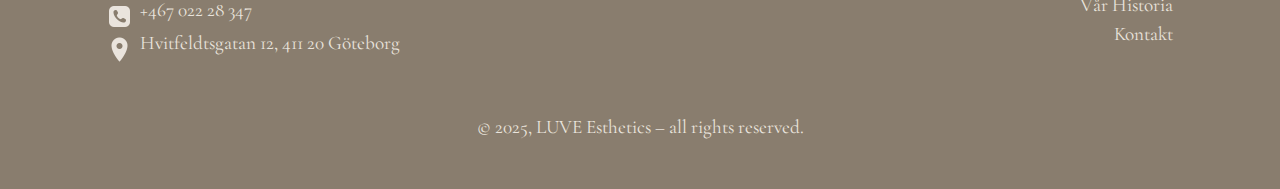
<file: treatmentPages/BIAB.html>
<!DOCTYPE html>
<html lang="en">
  <head>
    <meta charset="UTF-8" />
    <meta name="viewport" content="width=device-width, initial-scale=1.0" />
    <link
      href="https://fonts.googleapis.com/css2?family=Cormorant+Garamond:wght@400;700&family=Montserrat:wght@400;600;700&display=swap"
      rel="stylesheet"
    />
    <link
      href="https://cdn.jsdelivr.net/npm/bootstrap@5.3.3/dist/css/bootstrap.min.css"
      rel="stylesheet"
      integrity="sha384-QWTKZyjpPEjISv5WaRU9OFeRpok6YctnYmDr5pNlyT2bRjXh0JMhjY6hW+ALEwIH"
      crossorigin="anonymous"
    />
    <link rel="stylesheet" href="../css/treatments.css" />
    <title>BIAB Manikyr</title>
  </head>
  <body>
    <nav class="navbar fixed-top">
      <div class="container-fluid">
        <a class="navbar-brand" href="../index.html">LUVE Esthetics</a>
        <div class="nav-links d-none d-md-flex gap-4">
          <a class="navbar-link" href="../index.html">HEM</a>
          <a class="navbar-link" href="../pages/treatments.html"
            >BEHANDLINGAR</a
          >
          <a
            class="navbar-link"
            aria-current="page"
            href="https://www.bokadirekt.se/places/luve-esthetics-59235"
            target="_blank"
            >BOKNING</a
          >
          <a class="navbar-link" href="../pages/about.html">VÅR HISTORIA</a>
          <a class="navbar-link" href="../pages/contact.html">KONTAKT</a>
        </div>
        <button
          class="navbar-toggler"
          type="button"
          data-bs-toggle="offcanvas"
          data-bs-target="#offcanvasNavbar"
          aria-controls="offcanvasNavbar"
        >
          <span class="navbar-toggler-icon"></span>
        </button>

        <div
          class="offcanvas offcanvas-start"
          tabindex="-1"
          id="offcanvasNavbar"
          aria-labelledby="offcanvasNavbarLabel"
        >
          <div class="offcanvas-header">
            <h5 class="offcanvas-title" id="offcanvasNavbarLabel">
              LUVE Esthetics
            </h5>
            <button
              type="button"
              class="btn-close"
              data-bs-dismiss="offcanvas"
              aria-label="Close"
            ></button>
          </div>
          <div class="offcanvas-body d-flex flex-column pt-5">
            <div class="flex-grow-0">
              <ul class="navbar-nav justify-content-end pe-3">
                <li class="nav-item">
                  <a
                    class="navbar-link active"
                    aria-current="page"
                    href="../index.html"
                    >HEM</a
                  >
                </li>
                <li class="nav-item mt-3">
                  <a class="navbar-link" href="../pages/treatments.html"
                    >BEHANDLINGAR</a
                  >
                </li>
                <li class="nav-item mt-3">
                  <a
                    class="navbar-link"
                    aria-current="page"
                    href="https://www.bokadirekt.se/places/luve-esthetics-59235"
                    target="_blank"
                    >BOKNING</a
                  >
                </li>
                <li class="nav-item mt-3">
                  <a class="navbar-link" href="../pages/about.html"
                    >VÅR HISTORIA</a
                  >
                </li>
                <li class="nav-item mt-3">
                  <a class="navbar-link" href="../pages/contact.html"
                    >KONTAKT</a
                  >
                </li>
              </ul>
            </div>

            <div
              class="offcanvas-footer d-flex justify-content-start gap-3 mt-auto pb-3"
            >
              <a
                aria-current="page"
                target="_blank"
                href="https://www.instagram.com/_luveesthetics/"
              >
                <img
                  src="../icons/dark-instagram-50.png"
                  alt="Instagram"
                  class="footer-icon me-2"
                />
              </a>
              <a
                aria-current="page"
                target="_blank"
                href="https://www.tiktok.com/@_luveesthetics "
              >
                <img
                  src="../icons/tiktok-dark.png"
                  alt="TikTok"
                  class="footer-icon me-2"
                />
              </a>
              <a
                href="mailto:luisa.luveesthetics@gmail.com"
                target="_blank"
                rel="noopener noreferrer"
              >
                <img
                  src="../icons/dark-email-50.png"
                  alt="Email"
                  class="footer-icon me-2"
                />
              </a>
              <a
                aria-current="page"
                href="https://maps.app.goo.gl/6mr8hR6ywGALKdc86"
                target="_blank"
              >
                <img
                  src="../icons/dark-location-50.png"
                  alt="Location"
                  class="footer-icon me-2"
                />
              </a>
            </div>
          </div>
        </div>
      </div>
    </nav>

    <div class="container my-5">
      <div class="row g-0" id="treatment">
        <div class="col-md-5 m-md-5 m-0">
          <img
            src="../images/nails/IMG_3523.jpeg"
            class="img-fluid"
            alt="Botox Treatment"
          />
        </div>
        <div class="col-md-6">
          <div class="d-flex flex-column mt-5">
            <h1 id="treatmentHeader">BIAB - BUILDER IN A BOTTLE</h1>
            <h3>Nagelförstärkning med Builder gel</h3>
            <p>
              <br />Builder in a bottle (BIAB) är en skonsam och hållbar
              behandling som stärker dina egna naglar med ett flexibelt, gellikt
              material som appliceras direkt på den naturliga nagelplattan. Det
              här är ett perfekt alternativ för dig som vill låta dina naglar
              växa sig starka och samtidigt njuta av en snygg, välvårdad
              manikyr.
            </p>
            <p>
              Behandlingen inleds med en noggrann förberedelse av nagelplattan,
              där nagelbanden rensas och naglarna formas efter dina önskemål.
              Därefter appliceras ett lager av builder gel som härdas i
              LED-lampa. Du väljer själv om du önskar en enkel, stilren finish –
              till exempel i en naturlig ton eller lätt färg – eller om du vill
              lägga till en mer avancerad design med detaljer som fransk
              manikyr, nail art eller dekor.
            </p>
            <p>
              Vi avslutar med en glansig top coat och vårdande olja som ger dina
              naglar ett friskt och elegant intryck. Ett återbesök rekommenderas
              efter cirka 3–4 veckor för att bibehålla styrkan och fräschören i
              resultatet. BIAB passar både nybörjare och dig som redan är van
              vid att gå på regelbundna nagelbehandlingar – det här är vår mest
              populära metod för naturligt vackra naglar med långvarig känsla av
              lyx.
            </p>
          </div>
        </div>
      </div>

      <div class="d-block m-md-5">
        <div class="text-center">
          <a
            class="btn px-5 my-3"
            aria-current="page"
            target="_blank"
            href="https://www.bokadirekt.se/places/luve-esthetics-59235"
            >BOKA BEHANDLING</a
          >
        </div>
      </div>

      <div
        id="imageGallery"
        class="carousel slide mx-5"
        data-bs-ride="carousel"
      >
        <!-- Prickar  -->
        <div class="carousel-indicators">
          <button
            type="button"
            data-bs-target="#imageGallery"
            data-bs-slide-to="0"
            class="active"
          ></button>
          <button
            type="button"
            data-bs-target="#imageGallery"
            data-bs-slide-to="1"
          ></button>
          <button
            type="button"
            data-bs-target="#imageGallery"
            data-bs-slide-to="2"
          ></button>
        </div>

        <!-- Bildslides -->
        <div class="carousel-inner">
          <!-- Slide 1 -->
          <div class="carousel-item active">
            <div class="row">
              <div class="col-md-4">
                <img
                  src="../images/nails/FullSizeRender_VSCO.jpeg"
                  class="d-block w-100"
                  alt="Naildesign"
                />
              </div>
              <div class="col-md-4">
                <img
                  src="../images/nails/Facetune_13-04-2025-20-27-07.jpeg"
                  class="d-block w-100"
                  alt="Manikyr"
                />
              </div>
              <div class="col-md-4">
                <img
                  src="../images/nails/FullSizeRender_VSCO (1).jpeg"
                  class="d-block w-100"
                  alt="Manikyr"
                />
              </div>
            </div>
          </div>

          <!-- Slide 2 -->
          <div class="carousel-item">
            <div class="row">
              <div class="col-md-4">
                <img
                  src="../images/nails/IMG_1864.jpeg"
                  class="d-block w-100"
                  alt="Lashlift"
                />
              </div>
              <div class="col-md-4">
                <img
                  src="../images/nails/IMG_1876.jpeg"
                  class="d-block w-100"
                  alt="Lashlift"
                />
              </div>
              <div class="col-md-4">
                <img
                  src="../images/nails/IMG_3374.jpeg"
                  class="d-block w-100"
                  alt="Lashlift"
                />
              </div>
            </div>
          </div>

          <!-- Slide 3 -->
          <div class="carousel-item">
            <div class="row">
              <div class="col-md-4">
                <img
                  src="../images/nails/FullSizeRender_VSCO (2).jpeg"
                  class="d-block w-100"
                  alt="Naildesign"
                />
              </div>
              <div class="col-md-4">
                <img
                  src="../images/nails/IMG_1137.jpeg"
                  class="d-block w-100"
                  alt="Manikyr"
                />
              </div>
              <div class="col-md-4">
                <img
                  src="../images/nails/65134EB5-FC22-497B-BBFF-2868F04A94E8.jpg"
                  class="d-block w-100"
                  alt="Gel Manikyr"
                />
              </div>
            </div>
          </div>
        </div>

        <!-- Piltangenter vid senare tillägg av fler bilder -->
        <button
          class="carousel-control-prev"
          type="button"
          data-bs-target="#imageGallery"
          data-bs-slide="prev"
        >
          <span class="carousel-control-prev-icon"></span>
        </button>
        <button
          class="carousel-control-next"
          type="button"
          data-bs-target="#imageGallery"
          data-bs-slide="next"
        >
          <span class="carousel-control-next-icon"></span>
        </button>
      </div>
    </div>

    <div class="footer mt-5">
      <footer class="py-5">
        <div class="d-flex">
          <div class="col-md-4 mx-auto">
            <p></p>
            <a
              class="footer-link"
              aria-current="page"
              target="_blank"
              href="https://www.instagram.com/_luveesthetics/"
              ><img
                src="../icons/icons8-instagram-logo-50.png"
                alt="Instagram"
                target="_blank"
                class="icon me-2 mt-2"
              />Instagram</a
            ><br />
            <a
              class="footer-link"
              aria-current="page"
              target="_blank"
              href="https://www.tiktok.com/@_luveesthetics"
              ><img
                src="../icons/tiktok-light.png"
                alt="TikTok"
                target="_blank"
                class="icon me-2 mt-2"
              />TikTok</a
            ><br />
            <a
              class="footer-link"
              href="mailto:luisa.luveesthetics@gmail.com"
              target="_blank"
              rel="noopener noreferrer"
              ><img
                src="../icons/icons8-email-50.png"
                alt="Email"
                class="icon me-2 mt-2"
              />luisa.luveesthetics@gmail.com</a
            ><br />
            <a
              ><img
                src="../icons/icons8-phone-50.png"
                alt="Phone"
                class="icon me-2 mt-2"
              />+467 022 28 347</a
            ><br />
            <a
              class="footer-link"
              aria-current="page"
              href="https://maps.app.goo.gl/6mr8hR6ywGALKdc86"
              target="_blank"
              ><img
                src="../icons/icons8-location-50.png"
                alt="Location"
                class="icon me-2 mt-2"
              />Hvitfeldtsgatan 12, 411 20 Göteborg</a
            ><br />
          </div>
          <div class="col-md-4 mx-auto mt-4">
            <ul class="list-unstyled text-end">
              <li><a href="../index.html">Hem</a></li>
              <li><a href="#">Behandlingar</a></li>
              <li>
                <a
                  aria-current="page"
                  href="https://www.bokadirekt.se/places/luve-esthetics-59235"
                  target="_blank"
                  >Bokning</a
                >
              </li>
              <li><a href="../pages/about.html">Vår Historia</a></li>
              <li><a href="../pages/contact.html">Kontakt</a></li>
            </ul>
          </div>
        </div>
        <li class="mt-5 text-center mb-0">
          &copy; 2025, LUVE Esthetics – all rights reserved.
        </li>
      </footer>
    </div>

    <script
      src="https://cdn.jsdelivr.net/npm/bootstrap@5.3.3/dist/js/bootstrap.bundle.min.js"
      integrity="sha384-YvpcrYf0tY3lHB60NNkmXc5s9fDVZLESaAA55NDzOxhy9GkcIdslK1eN7N6jIeHz"
      crossorigin="anonymous"
    ></script>
  </body>
</html>
</file>
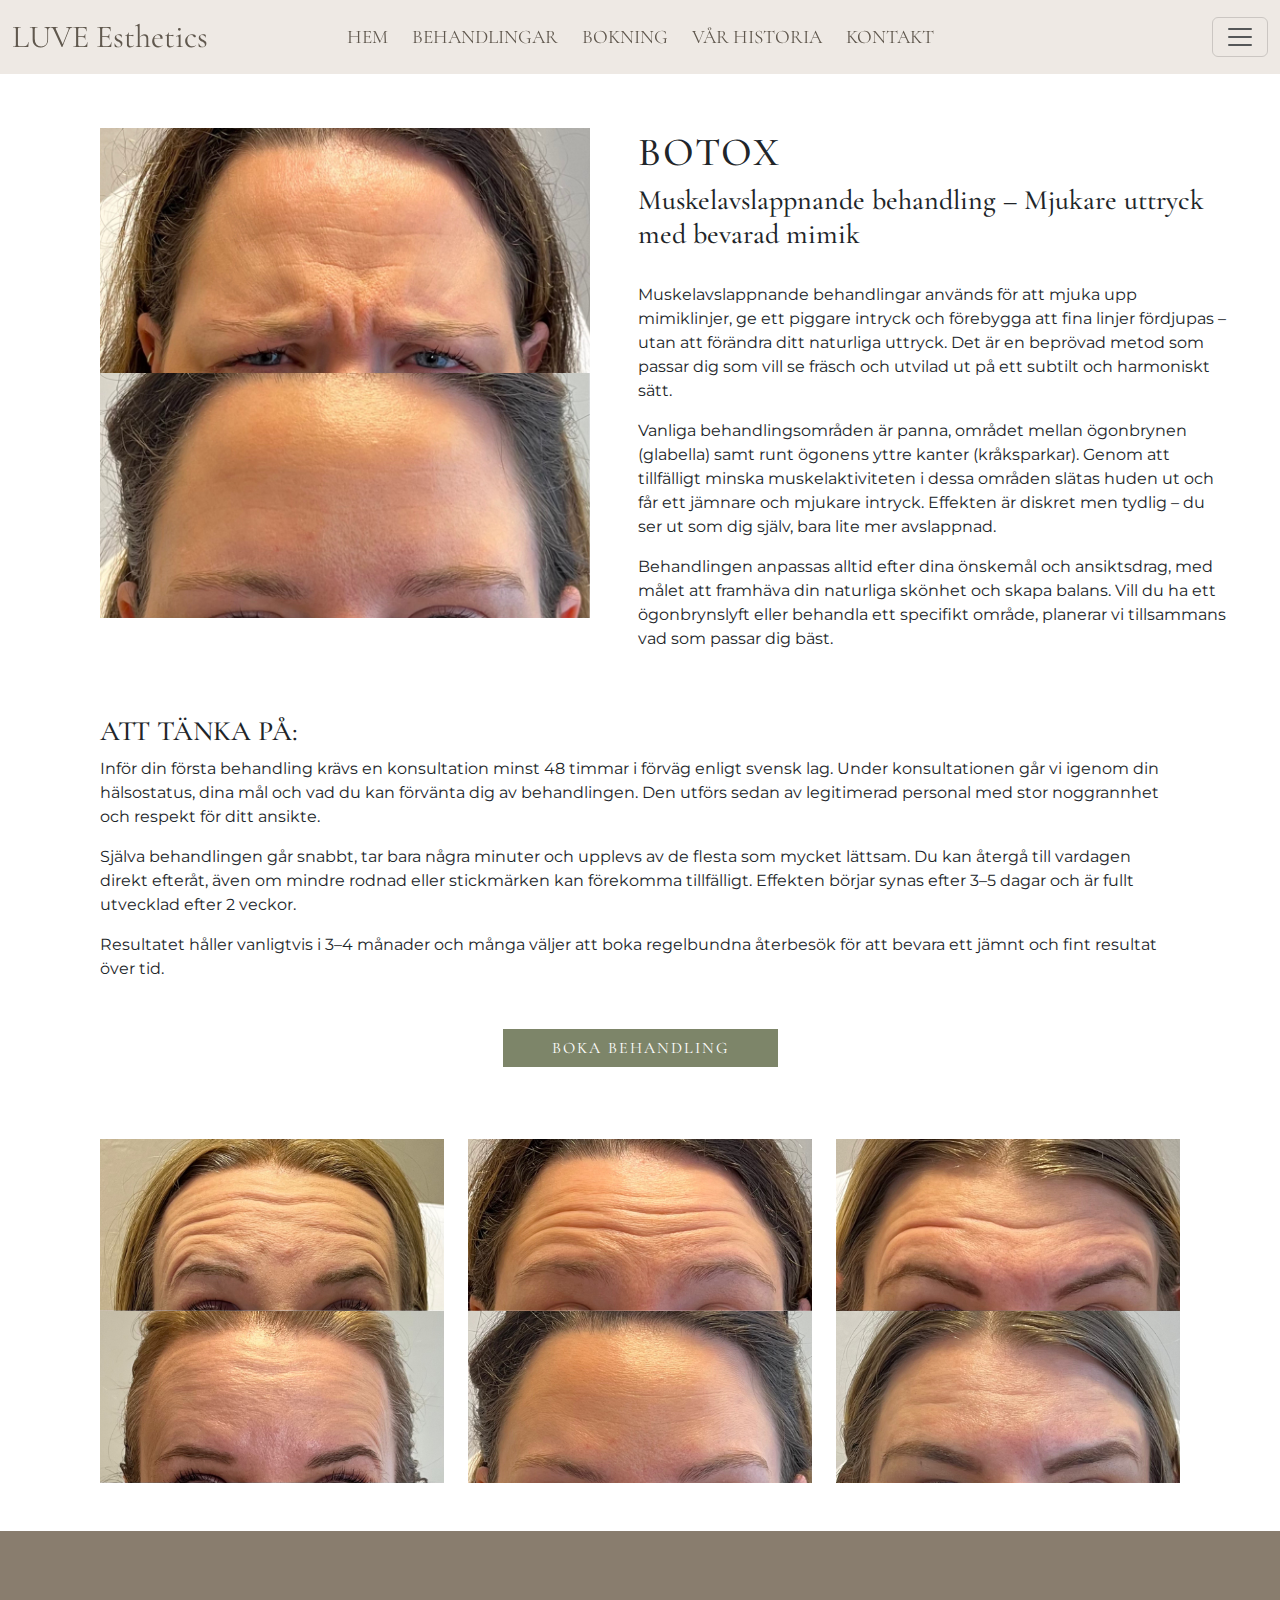
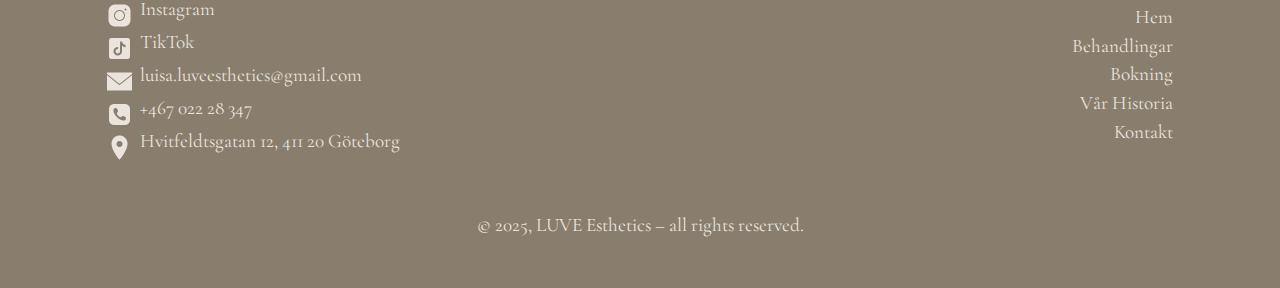
<file: treatmentPages/botox.html>
<!DOCTYPE html>
<html lang="en">
  <head>
    <meta charset="UTF-8" />
    <meta name="viewport" content="width=device-width, initial-scale=1.0" />
    <link
      href="https://fonts.googleapis.com/css2?family=Cormorant+Garamond:wght@400;700&family=Montserrat:wght@400;600;700&display=swap"
      rel="stylesheet"
    />
    <link
      href="https://cdn.jsdelivr.net/npm/bootstrap@5.3.3/dist/css/bootstrap.min.css"
      rel="stylesheet"
      integrity="sha384-QWTKZyjpPEjISv5WaRU9OFeRpok6YctnYmDr5pNlyT2bRjXh0JMhjY6hW+ALEwIH"
      crossorigin="anonymous"
    />
    <link rel="stylesheet" href="../css/treatments.css" />
    <title>Botox Behandling</title>
  </head>
  <body>
    <nav class="navbar fixed-top">
      <div class="container-fluid">
        <a class="navbar-brand" href="../index.html">LUVE Esthetics</a>
        <div class="nav-links d-none d-md-flex gap-4">
          <a class="navbar-link" href="../index.html">HEM</a>
          <a class="navbar-link" href="../pages/treatments.html"
            >BEHANDLINGAR</a
          >
          <a
            class="navbar-link"
            aria-current="page"
            href="https://www.bokadirekt.se/places/luve-esthetics-59235"
            target="_blank"
            >BOKNING</a
          >
          <a class="navbar-link" href="../pages/about.html">VÅR HISTORIA</a>
          <a class="navbar-link" href="../pages/contact.html">KONTAKT</a>
        </div>
        <button
          class="navbar-toggler"
          type="button"
          data-bs-toggle="offcanvas"
          data-bs-target="#offcanvasNavbar"
          aria-controls="offcanvasNavbar"
        >
          <span class="navbar-toggler-icon"></span>
        </button>

        <div
          class="offcanvas offcanvas-start"
          tabindex="-1"
          id="offcanvasNavbar"
          aria-labelledby="offcanvasNavbarLabel"
        >
          <div class="offcanvas-header">
            <h5 class="offcanvas-title" id="offcanvasNavbarLabel">
              LUVE Esthetics
            </h5>
            <button
              type="button"
              class="btn-close"
              data-bs-dismiss="offcanvas"
              aria-label="Close"
            ></button>
          </div>
          <div class="offcanvas-body d-flex flex-column pt-5">
            <div class="flex-grow-0">
              <ul class="navbar-nav justify-content-end pe-3">
                <li class="nav-item">
                  <a
                    class="navbar-link active"
                    aria-current="page"
                    href="../index.html"
                    >HEM</a
                  >
                </li>
                <li class="nav-item mt-3">
                  <a class="navbar-link" href="../pages/treatments.html"
                    >BEHANDLINGAR</a
                  >
                </li>
                <li class="nav-item mt-3">
                  <a
                    class="navbar-link"
                    aria-current="page"
                    href="https://www.bokadirekt.se/places/luve-esthetics-59235"
                    target="_blank"
                    >BOKNING</a
                  >
                </li>
                <li class="nav-item mt-3">
                  <a class="navbar-link" href="../pages/about.html"
                    >VÅR HISTORIA</a
                  >
                </li>
                <li class="nav-item mt-3">
                  <a class="navbar-link" href="../pages/contact.html"
                    >KONTAKT</a
                  >
                </li>
              </ul>
            </div>

            <div
              class="offcanvas-footer d-flex justify-content-start gap-3 mt-auto pb-3"
            >
              <a
                aria-current="page"
                target="_blank"
                href="https://www.instagram.com/_luveesthetics/"
              >
                <img
                  src="../icons/dark-instagram-50.png"
                  alt="Instagram"
                  class="footer-icon me-2"
                />
              </a>
              <a
                aria-current="page"
                target="_blank"
                href="https://www.tiktok.com/@_luveesthetics "
              >
                <img
                  src="../icons/tiktok-dark.png"
                  alt="TikTok"
                  class="footer-icon me-2"
                />
              </a>
              <a
                href="mailto:luisa.luveesthetics@gmail.com"
                target="_blank"
                rel="noopener noreferrer"
              >
                <img
                  src="../icons/dark-email-50.png"
                  alt="Email"
                  class="footer-icon me-2"
                />
              </a>
              <a
                aria-current="page"
                href="https://maps.app.goo.gl/6mr8hR6ywGALKdc86"
                target="_blank"
              >
                <img
                  src="../icons/dark-location-50.png"
                  alt="Location"
                  class="footer-icon me-2"
                />
              </a>
            </div>
          </div>
        </div>
      </div>
    </nav>

    <div class="container my-5">
      <div class="row g-0" id="treatment">
        <div class="col-md-5 m-md-5 m-0">
          <img
            src="../images/botox/9E59A52D-10FF-4E08-A99A-9D0987E20225.jpeg"
            class="img-fluid"
            alt="Botox Treatment"
          />
        </div>
        <div class="col-md-6">
          <div class="d-flex flex-column mt-5">
            <h1 id="treatmentHeader">BOTOX</h1>
            <h3>
              Muskelavslappnande behandling – Mjukare uttryck med bevarad mimik
            </h3>
            <p>
              <br />Muskelavslappnande behandlingar används för att mjuka upp
              mimiklinjer, ge ett piggare intryck och förebygga att fina linjer
              fördjupas – utan att förändra ditt naturliga uttryck. Det är en
              beprövad metod som passar dig som vill se fräsch och utvilad ut på
              ett subtilt och harmoniskt sätt.
            </p>
            <p>
              Vanliga behandlingsområden är panna, området mellan ögonbrynen
              (glabella) samt runt ögonens yttre kanter (kråksparkar). Genom att
              tillfälligt minska muskelaktiviteten i dessa områden slätas huden
              ut och får ett jämnare och mjukare intryck. Effekten är diskret
              men tydlig – du ser ut som dig själv, bara lite mer avslappnad.
            </p>
            <p>
              Behandlingen anpassas alltid efter dina önskemål och ansiktsdrag,
              med målet att framhäva din naturliga skönhet och skapa balans.
              Vill du ha ett ögonbrynslyft eller behandla ett specifikt område,
              planerar vi tillsammans vad som passar dig bäst.
            </p>
          </div>
        </div>
      </div>

      <div class="d-block m-md-5">
        <h3>ATT TÄNKA PÅ:</h3>
        <p>
          Inför din första behandling krävs en konsultation minst 48 timmar i
          förväg enligt svensk lag. Under konsultationen går vi igenom din
          hälsostatus, dina mål och vad du kan förvänta dig av behandlingen. Den
          utförs sedan av legitimerad personal med stor noggrannhet och respekt
          för ditt ansikte.
        </p>
        <p>
          Själva behandlingen går snabbt, tar bara några minuter och upplevs av
          de flesta som mycket lättsam. Du kan återgå till vardagen direkt
          efteråt, även om mindre rodnad eller stickmärken kan förekomma
          tillfälligt. Effekten börjar synas efter 3–5 dagar och är fullt
          utvecklad efter 2 veckor.
        </p>
        <p>
          Resultatet håller vanligtvis i 3–4 månader och många väljer att boka
          regelbundna återbesök för att bevara ett jämnt och fint resultat över
          tid.
        </p>
        <div class="text-center mt-5">
          <a
            class="btn px-5 mb-3"
            aria-current="page"
            target="_blank"
            href="https://www.bokadirekt.se/places/luve-esthetics-59235"
            >BOKA BEHANDLING</a
          >
        </div>
      </div>

      <div
        id="imageGallery"
        class="carousel slide mx-5"
        data-bs-ride="carousel"
      >
        <!-- Prickar vid senare tillägg av fler bilder
        <div class="carousel-indicators">
          <button
            type="button"
            data-bs-target="#imageGallery"
            data-bs-slide-to="0"
            class="active"
          ></button>
        </div> -->

        <!-- Bildslides -->
        <div class="carousel-inner">
          <!-- Slide 1 -->
          <div class="carousel-item active">
            <div class="row">
              <div class="col-md-4">
                <img
                  src="../images/botox/61C14A01-73C8-490E-8966-812A9278855A.jpeg"
                  class="d-block w-100 mt-2"
                  alt="Fillers Lips"
                />
              </div>
              <div class="col-md-4">
                <img
                  src="../images/botox/7DC13BAA-D7A1-4947-94D9-5593DAA42C31.jpeg"
                  class="d-block w-100 mt-2"
                  alt="Fillers Lips"
                />
              </div>
              <div class="col-md-4">
                <img
                  src="../images/botox/CF1C8E37-CFF0-4DA0-94ED-AAC8A7BCBCB8.jpeg"
                  class="d-block w-100 mt-2"
                  alt="Fillers Lips"
                />
              </div>
            </div>
          </div>
        </div>

        <!-- Piltangenter vid senare tillägg av fler bilder -->
        <!-- <button
          class="carousel-control-prev"
          type="button"
          data-bs-target="#imageGallery"
          data-bs-slide="prev"
        >
          <span class="carousel-control-prev-icon"></span>
        </button>
        <button
          class="carousel-control-next"
          type="button"
          data-bs-target="#imageGallery"
          data-bs-slide="next"
        >
          <span class="carousel-control-next-icon"></span>
        </button> -->
      </div>
    </div>

    <div class="footer mt-5">
      <footer class="py-5">
        <div class="d-flex">
          <div class="col-md-4 mx-auto">
            <p></p>
            <a
              class="footer-link"
              aria-current="page"
              target="_blank"
              href="https://www.instagram.com/_luveesthetics/"
              ><img
                src="../icons/icons8-instagram-logo-50.png"
                alt="Instagram"
                target="_blank"
                class="icon me-2 mt-2"
              />Instagram</a
            ><br />
            <a
              class="footer-link"
              aria-current="page"
              target="_blank"
              href="https://www.tiktok.com/@_luveesthetics"
              ><img
                src="../icons/tiktok-light.png"
                alt="TikTok"
                target="_blank"
                class="icon me-2 mt-2"
              />TikTok</a
            ><br />
            <a
              class="footer-link"
              href="mailto:luisa.luveesthetics@gmail.com"
              target="_blank"
              rel="noopener noreferrer"
              ><img
                src="../icons/icons8-email-50.png"
                alt="Email"
                class="icon me-2 mt-2"
              />luisa.luveesthetics@gmail.com</a
            ><br />
            <a
              ><img
                src="../icons/icons8-phone-50.png"
                alt="Phone"
                class="icon me-2 mt-2"
              />+467 022 28 347</a
            ><br />
            <a
              class="footer-link"
              aria-current="page"
              href="https://maps.app.goo.gl/6mr8hR6ywGALKdc86"
              target="_blank"
              ><img
                src="../icons/icons8-location-50.png"
                alt="Location"
                class="icon me-2 mt-2"
              />Hvitfeldtsgatan 12, 411 20 Göteborg</a
            ><br />
          </div>
          <div class="col-md-4 mx-auto mt-4">
            <ul class="list-unstyled text-end">
              <li><a href="../index.html">Hem</a></li>
              <li><a href="#">Behandlingar</a></li>
              <li>
                <a
                  aria-current="page"
                  href="https://www.bokadirekt.se/places/luve-esthetics-59235"
                  target="_blank"
                  >Bokning</a
                >
              </li>
              <li><a href="../pages/about.html">Vår Historia</a></li>
              <li><a href="../pages/contact.html">Kontakt</a></li>
            </ul>
          </div>
        </div>
        <li class="mt-5 text-center mb-0">
          &copy; 2025, LUVE Esthetics – all rights reserved.
        </li>
      </footer>
    </div>

    <script
      src="https://cdn.jsdelivr.net/npm/bootstrap@5.3.3/dist/js/bootstrap.bundle.min.js"
      integrity="sha384-YvpcrYf0tY3lHB60NNkmXc5s9fDVZLESaAA55NDzOxhy9GkcIdslK1eN7N6jIeHz"
      crossorigin="anonymous"
    ></script>
  </body>
</html>
</file>
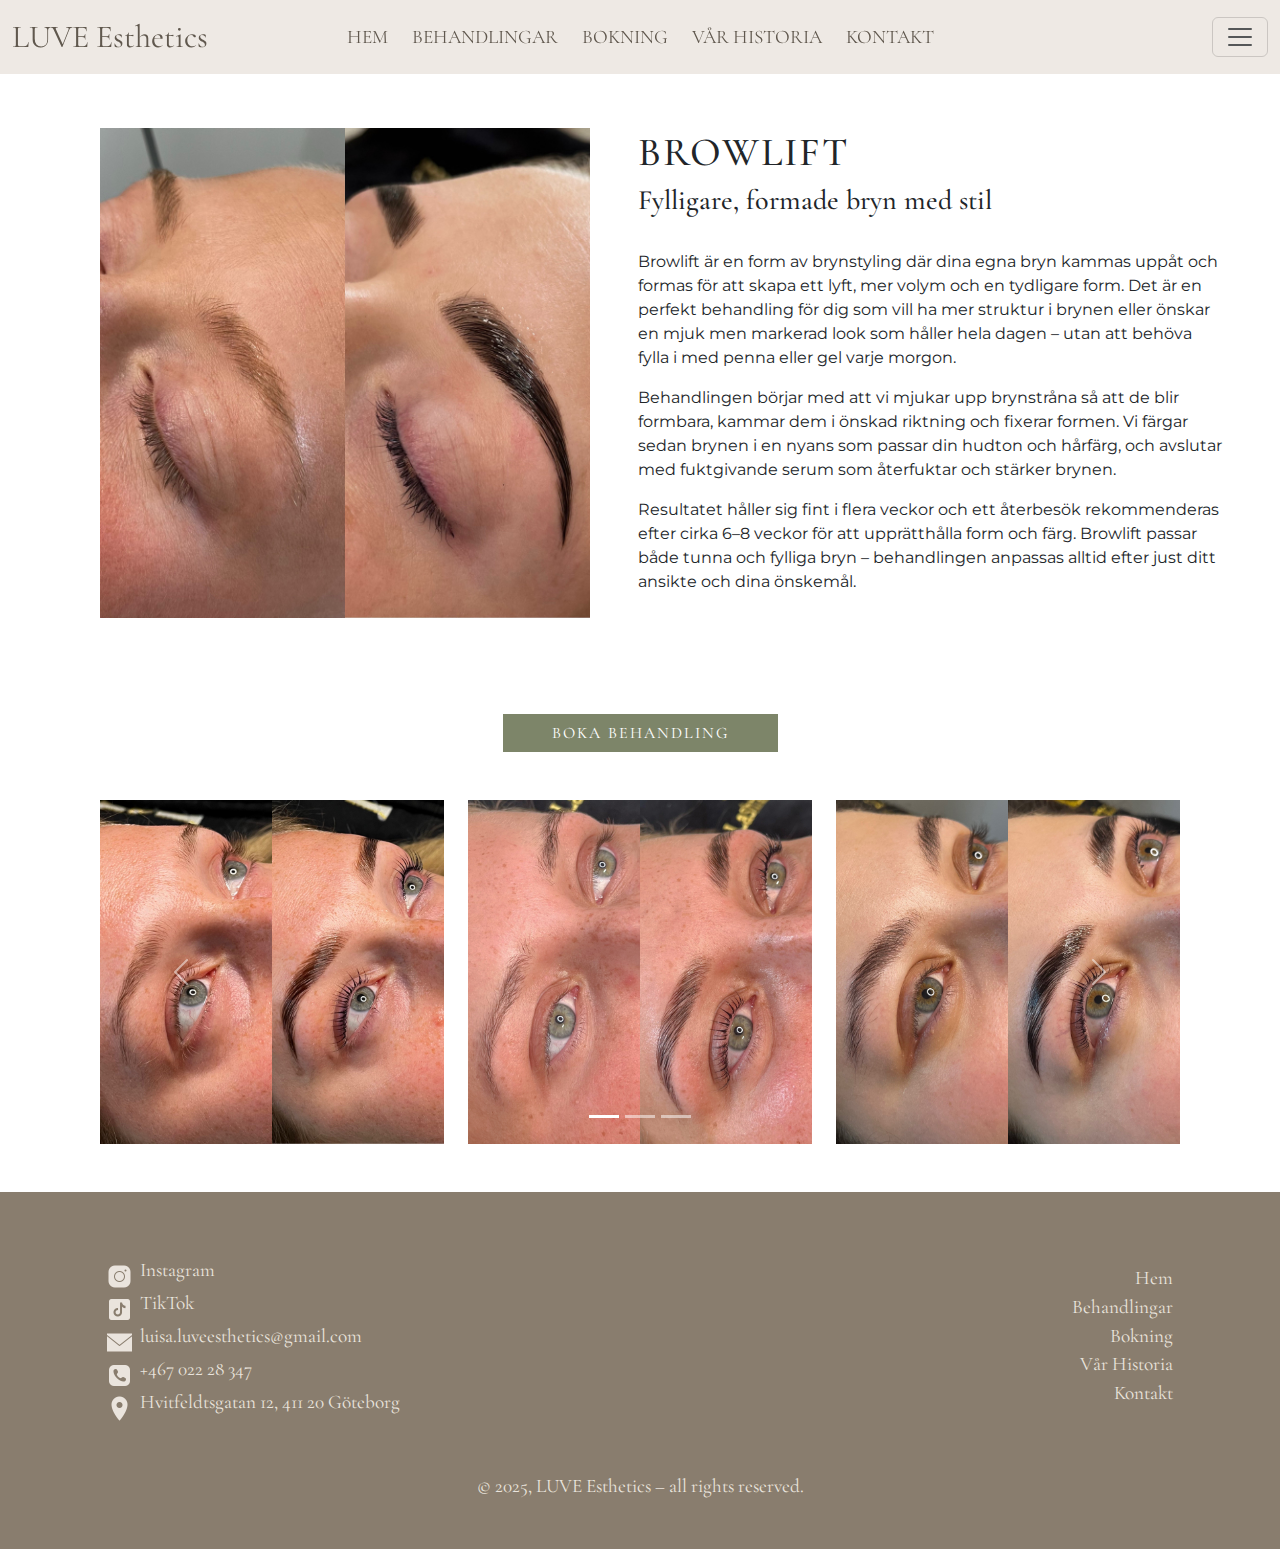
<file: treatmentPages/browlift.html>
<!DOCTYPE html>
<html lang="en">
  <head>
    <meta charset="UTF-8" />
    <meta name="viewport" content="width=device-width, initial-scale=1.0" />
    <link
      href="https://fonts.googleapis.com/css2?family=Cormorant+Garamond:wght@400;700&family=Montserrat:wght@400;600;700&display=swap"
      rel="stylesheet"
    />
    <link
      href="https://cdn.jsdelivr.net/npm/bootstrap@5.3.3/dist/css/bootstrap.min.css"
      rel="stylesheet"
      integrity="sha384-QWTKZyjpPEjISv5WaRU9OFeRpok6YctnYmDr5pNlyT2bRjXh0JMhjY6hW+ALEwIH"
      crossorigin="anonymous"
    />
    <link rel="stylesheet" href="../css/treatments.css" />
    <title>Browlift</title>
  </head>
  <body>
    <nav class="navbar fixed-top">
      <div class="container-fluid">
        <a class="navbar-brand" href="../index.html">LUVE Esthetics</a>
        <div class="nav-links d-none d-md-flex gap-4">
          <a class="navbar-link" href="../index.html">HEM</a>
          <a class="navbar-link" href="../pages/treatments.html"
            >BEHANDLINGAR</a
          >
          <a
            class="navbar-link"
            aria-current="page"
            href="https://www.bokadirekt.se/places/luve-esthetics-59235"
            target="_blank"
            >BOKNING</a
          >
          <a class="navbar-link" href="../pages/about.html">VÅR HISTORIA</a>
          <a class="navbar-link" href="../pages/contact.html">KONTAKT</a>
        </div>
        <button
          class="navbar-toggler"
          type="button"
          data-bs-toggle="offcanvas"
          data-bs-target="#offcanvasNavbar"
          aria-controls="offcanvasNavbar"
        >
          <span class="navbar-toggler-icon"></span>
        </button>

        <div
          class="offcanvas offcanvas-start"
          tabindex="-1"
          id="offcanvasNavbar"
          aria-labelledby="offcanvasNavbarLabel"
        >
          <div class="offcanvas-header">
            <h5 class="offcanvas-title" id="offcanvasNavbarLabel">
              LUVE Esthetics
            </h5>
            <button
              type="button"
              class="btn-close"
              data-bs-dismiss="offcanvas"
              aria-label="Close"
            ></button>
          </div>
          <div class="offcanvas-body d-flex flex-column pt-5">
            <div class="flex-grow-0">
              <ul class="navbar-nav justify-content-end pe-3">
                <li class="nav-item">
                  <a
                    class="navbar-link active"
                    aria-current="page"
                    href="../index.html"
                    >HEM</a
                  >
                </li>
                <li class="nav-item mt-3">
                  <a class="navbar-link" href="../pages/treatments.html"
                    >BEHANDLINGAR</a
                  >
                </li>
                <li class="nav-item mt-3">
                  <a
                    class="navbar-link"
                    aria-current="page"
                    href="https://www.bokadirekt.se/places/luve-esthetics-59235"
                    target="_blank"
                    >BOKNING</a
                  >
                </li>
                <li class="nav-item mt-3">
                  <a class="navbar-link" href="../pages/about.html"
                    >VÅR HISTORIA</a
                  >
                </li>
                <li class="nav-item mt-3">
                  <a class="navbar-link" href="../pages/contact.html"
                    >KONTAKT</a
                  >
                </li>
              </ul>
            </div>

            <div
              class="offcanvas-footer d-flex justify-content-start gap-3 mt-auto pb-3"
            >
              <a
                aria-current="page"
                target="_blank"
                href="https://www.instagram.com/_luveesthetics/"
              >
                <img
                  src="../icons/dark-instagram-50.png"
                  alt="Instagram"
                  class="footer-icon me-2"
                />
              </a>
              <a
                aria-current="page"
                target="_blank"
                href="https://www.tiktok.com/@_luveesthetics "
              >
                <img
                  src="../icons/tiktok-dark.png"
                  alt="TikTok"
                  class="footer-icon me-2"
                />
              </a>
              <a
                href="mailto:luisa.luveesthetics@gmail.com"
                target="_blank"
                rel="noopener noreferrer"
              >
                <img
                  src="../icons/dark-email-50.png"
                  alt="Email"
                  class="footer-icon me-2"
                />
              </a>
              <a
                aria-current="page"
                href="https://maps.app.goo.gl/6mr8hR6ywGALKdc86"
                target="_blank"
              >
                <img
                  src="../icons/dark-location-50.png"
                  alt="Location"
                  class="footer-icon me-2"
                />
              </a>
            </div>
          </div>
        </div>
      </div>
    </nav>

    <div class="container my-5">
      <div class="row g-0" id="treatment">
        <div class="col-md-5 m-md-5 m-0">
          <img
            src="../images/brow&lashlift/Facetune_10-10-2024-12-37-38.jpeg"
            class="img-fluid"
            alt="Botox Treatment"
          />
        </div>
        <div class="col-md-6">
          <div class="d-flex flex-column mt-5">
            <h1 id="treatmentHeader">BROWLIFT</h1>
            <h3>Fylligare, formade bryn med stil</h3>
            <p>
              <br />Browlift är en form av brynstyling där dina egna bryn kammas
              uppåt och formas för att skapa ett lyft, mer volym och en
              tydligare form. Det är en perfekt behandling för dig som vill ha
              mer struktur i brynen eller önskar en mjuk men markerad look som
              håller hela dagen – utan att behöva fylla i med penna eller gel
              varje morgon.
            </p>
            <p>
              Behandlingen börjar med att vi mjukar upp brynstråna så att de
              blir formbara, kammar dem i önskad riktning och fixerar formen. Vi
              färgar sedan brynen i en nyans som passar din hudton och hårfärg,
              och avslutar med fuktgivande serum som återfuktar och stärker
              brynen.
            </p>
            <p>
              Resultatet håller sig fint i flera veckor och ett återbesök
              rekommenderas efter cirka 6–8 veckor för att upprätthålla form och
              färg. Browlift passar både tunna och fylliga bryn – behandlingen
              anpassas alltid efter just ditt ansikte och dina önskemål.
            </p>
          </div>
        </div>
      </div>

      <div class="d-block my-5">
        <div class="text-center mb-5">
          <a
            class="btn px-5"
            aria-current="page"
            target="_blank"
            href="https://www.bokadirekt.se/places/luve-esthetics-59235"
            >BOKA BEHANDLING</a
          >
        </div>
      </div>

      <div
        id="imageGallery"
        class="carousel slide mx-5"
        data-bs-ride="carousel"
      >
        <!-- Prickar  -->
        <div class="carousel-indicators">
          <button
            type="button"
            data-bs-target="#imageGallery"
            data-bs-slide-to="0"
            class="active"
          ></button>
          <button
            type="button"
            data-bs-target="#imageGallery"
            data-bs-slide-to="1"
          ></button>
          <button
            type="button"
            data-bs-target="#imageGallery"
            data-bs-slide-to="2"
          ></button>
        </div>

        <!-- Bildslides -->
        <div class="carousel-inner">
          <!-- Slide 1 -->
          <div class="carousel-item active">
            <div class="row">
              <div class="col-md-4">
                <img
                  src="../images/brow&lashlift/2518C092-422A-4849-88BD-20A18BE2EEF4.jpeg"
                  class="d-block w-100"
                  alt="Lashlift"
                />
              </div>
              <div class="col-md-4">
                <img
                  src="../images/brow&lashlift/42A70997-E87D-4AB8-B208-A4D9DD223C8A.jpeg"
                  class="d-block w-100"
                  alt="Lashlift"
                />
              </div>
              <div class="col-md-4">
                <img
                  src="../images/brow&lashlift/DD870023-D391-43C4-9BD0-C3C8440B1BF1.jpeg"
                  class="d-block w-100"
                  alt="Lashlift"
                />
              </div>
            </div>
          </div>

          <!-- Slide 2 -->
          <div class="carousel-item">
            <div class="row">
              <div class="col-md-4">
                <img
                  src="../images/brow&lashlift/Facetune_26-06-2024-19-21-14.jpeg"
                  class="d-block w-100"
                  alt="Lashlift"
                />
              </div>
              <div class="col-md-4">
                <img
                  src="../images/brow&lashlift/IMG_0791.jpeg"
                  class="d-block w-100"
                  alt="Lashlift"
                />
              </div>
              <div class="col-md-4">
                <img
                  src="../images/brow&lashlift/IMG_1324_jpg.jpeg"
                  class="d-block w-100"
                  alt="Lashlift"
                />
              </div>
            </div>
          </div>

          <!-- Slide 3 -->
          <div class="carousel-item">
            <div class="row">
              <div class="col-md-4">
                <img
                  src="../images/brow&lashlift/IMG_1360.jpeg"
                  class="d-block w-100"
                  alt="Lashlift"
                />
              </div>
              <div class="col-md-4">
                <img
                  src="../images/brow&lashlift/IMG_2767.jpeg"
                  class="d-block w-100"
                  alt="Lashlift"
                />
              </div>
              <div class="col-md-4">
                <img
                  src="../images/brow&lashlift/lashlift2.jpg"
                  class="d-block w-100"
                  alt="Lashlift"
                />
              </div>
            </div>
          </div>
        </div>

        <!-- Piltangenter vid senare tillägg av fler bilder -->
        <button
          class="carousel-control-prev"
          type="button"
          data-bs-target="#imageGallery"
          data-bs-slide="prev"
        >
          <span class="carousel-control-prev-icon"></span>
        </button>
        <button
          class="carousel-control-next"
          type="button"
          data-bs-target="#imageGallery"
          data-bs-slide="next"
        >
          <span class="carousel-control-next-icon"></span>
        </button>
      </div>
    </div>

    <div class="footer mt-5">
      <footer class="py-5">
        <div class="d-flex">
          <div class="col-md-4 mx-auto">
            <p></p>
            <a
              class="footer-link"
              aria-current="page"
              target="_blank"
              href="https://www.instagram.com/_luveesthetics/"
              ><img
                src="../icons/icons8-instagram-logo-50.png"
                alt="Instagram"
                target="_blank"
                class="icon me-2 mt-2"
              />Instagram</a
            ><br />
            <a
              class="footer-link"
              aria-current="page"
              target="_blank"
              href="https://www.tiktok.com/@_luveesthetics"
              ><img
                src="../icons/tiktok-light.png"
                alt="TikTok"
                target="_blank"
                class="icon me-2 mt-2"
              />TikTok</a
            ><br />
            <a
              class="footer-link"
              href="mailto:luisa.luveesthetics@gmail.com"
              target="_blank"
              rel="noopener noreferrer"
              ><img
                src="../icons/icons8-email-50.png"
                alt="Email"
                class="icon me-2 mt-2"
              />luisa.luveesthetics@gmail.com</a
            ><br />
            <a
              ><img
                src="../icons/icons8-phone-50.png"
                alt="Phone"
                class="icon me-2 mt-2"
              />+467 022 28 347</a
            ><br />
            <a
              class="footer-link"
              aria-current="page"
              href="https://maps.app.goo.gl/6mr8hR6ywGALKdc86"
              target="_blank"
              ><img
                src="../icons/icons8-location-50.png"
                alt="Location"
                class="icon me-2 mt-2"
              />Hvitfeldtsgatan 12, 411 20 Göteborg</a
            ><br />
          </div>
          <div class="col-md-4 mx-auto mt-4">
            <ul class="list-unstyled text-end">
              <li><a href="../index.html">Hem</a></li>
              <li><a href="#">Behandlingar</a></li>
              <li>
                <a
                  aria-current="page"
                  href="https://www.bokadirekt.se/places/luve-esthetics-59235"
                  target="_blank"
                  >Bokning</a
                >
              </li>
              <li><a href="../pages/about.html">Vår Historia</a></li>
              <li><a href="../pages/contact.html">Kontakt</a></li>
            </ul>
          </div>
        </div>
        <li class="mt-5 text-center mb-0">
          &copy; 2025, LUVE Esthetics – all rights reserved.
        </li>
      </footer>
    </div>

    <script
      src="https://cdn.jsdelivr.net/npm/bootstrap@5.3.3/dist/js/bootstrap.bundle.min.js"
      integrity="sha384-YvpcrYf0tY3lHB60NNkmXc5s9fDVZLESaAA55NDzOxhy9GkcIdslK1eN7N6jIeHz"
      crossorigin="anonymous"
    ></script>
  </body>
</html>
</file>
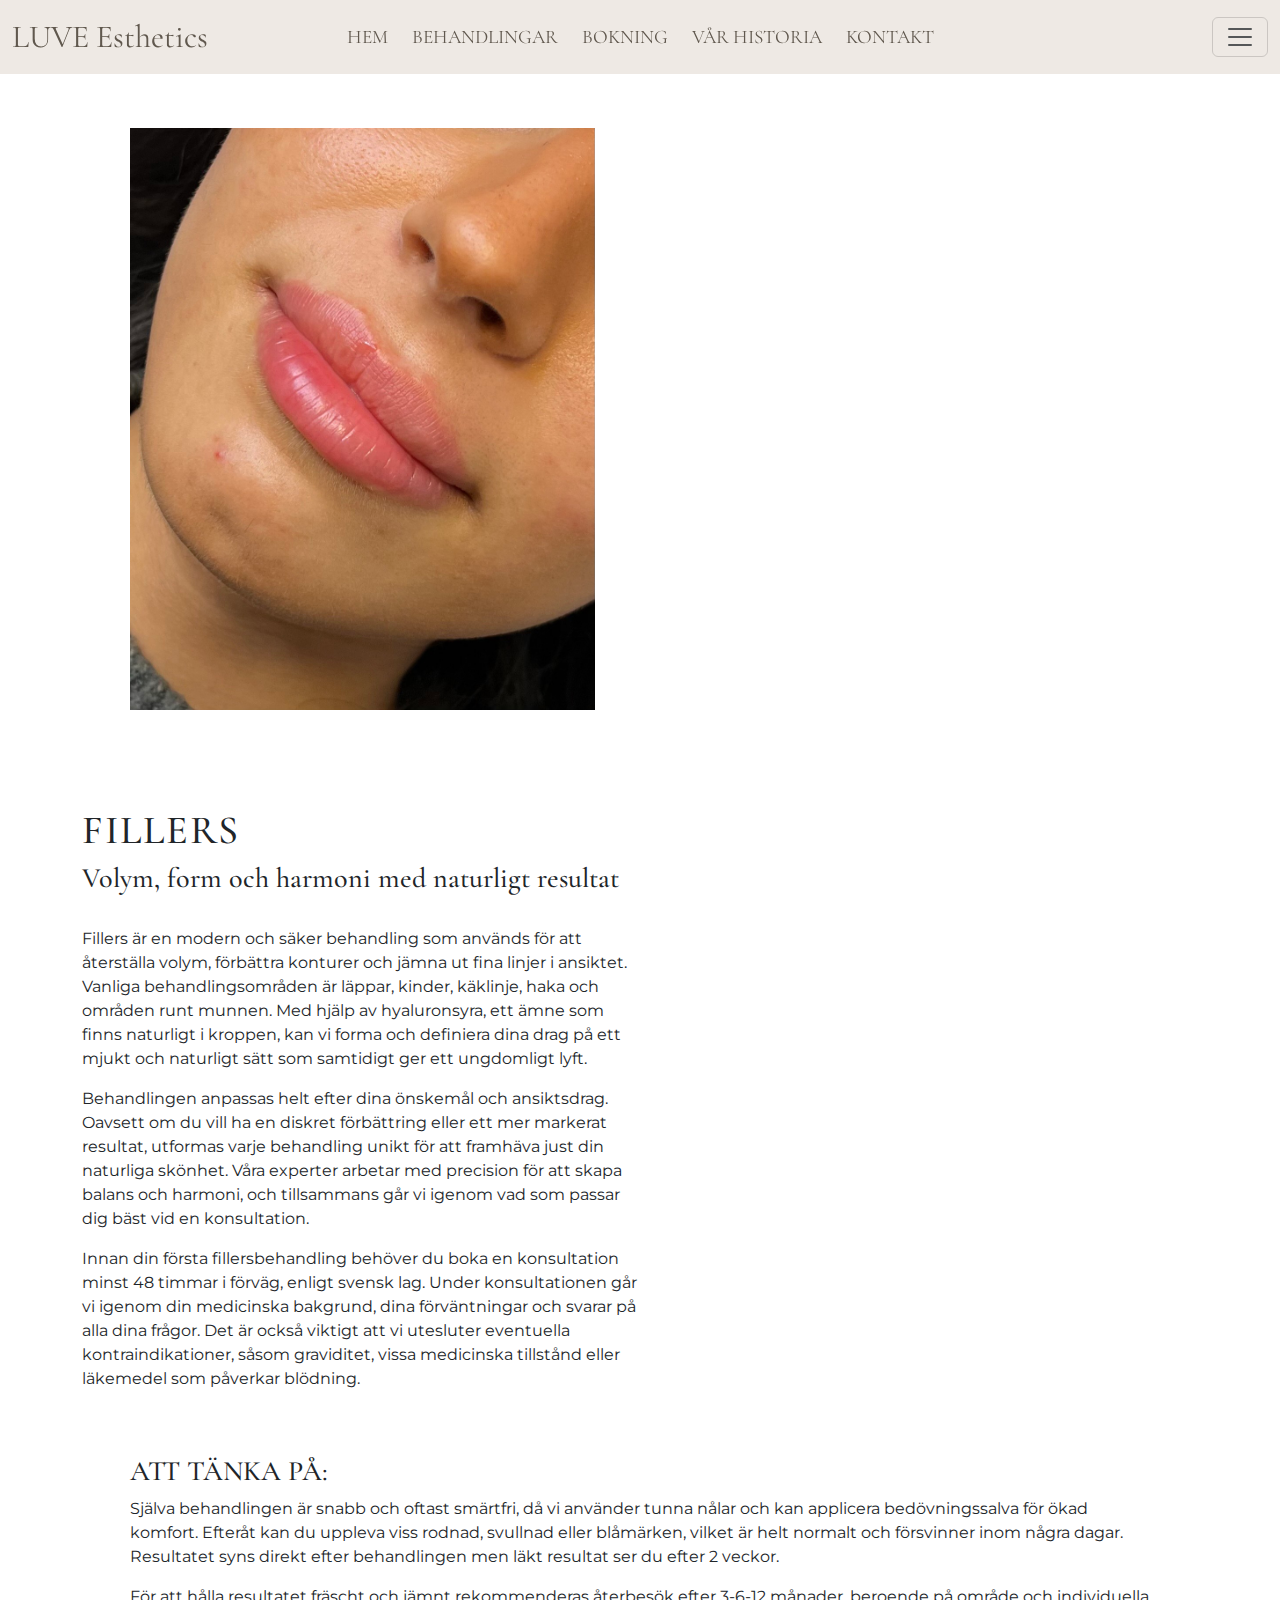
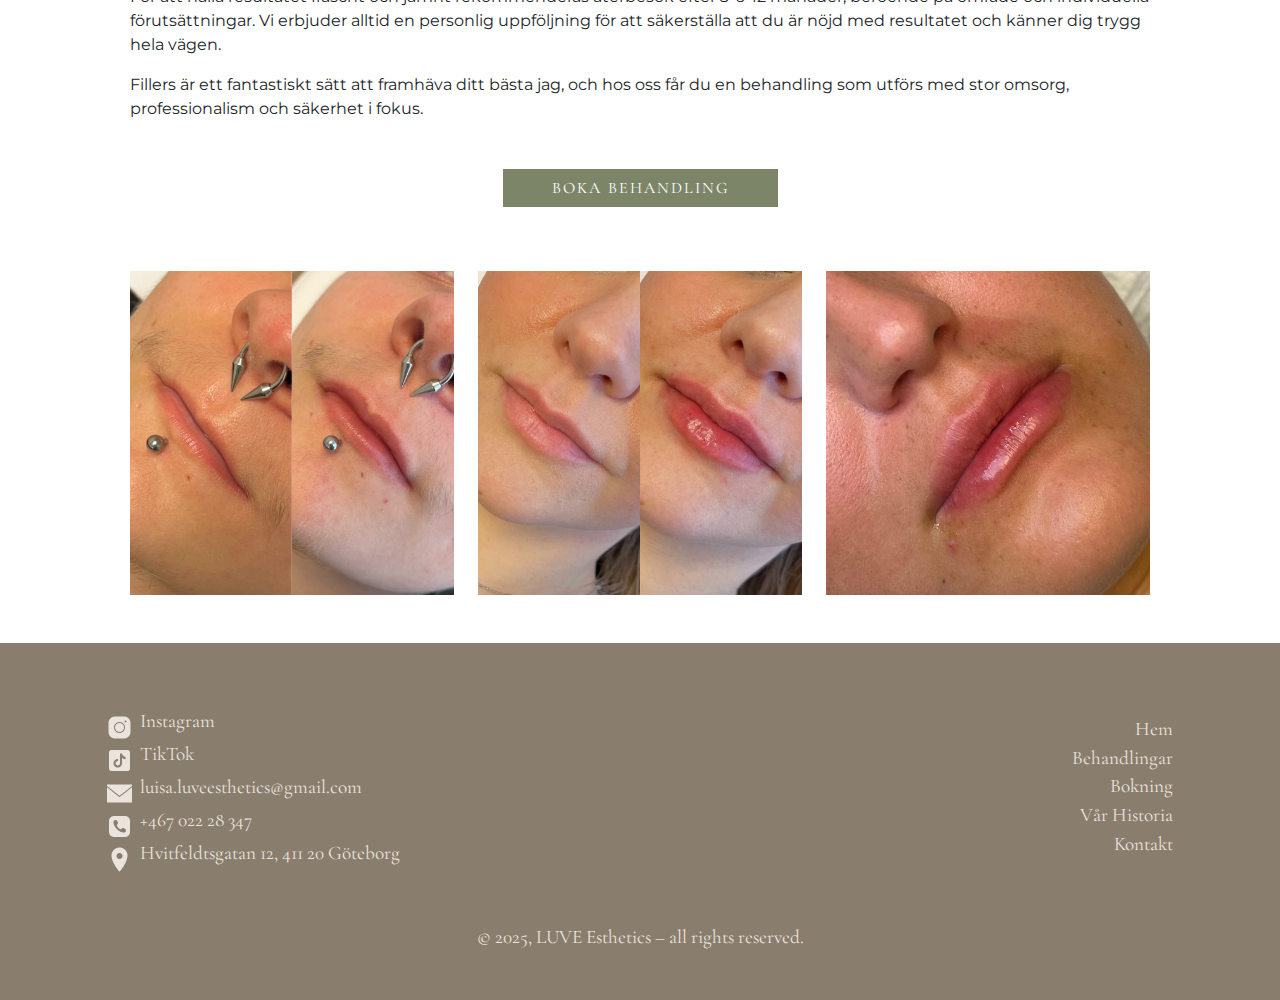
<file: treatmentPages/fillers.html>
<!DOCTYPE html>
<html lang="en">
  <head>
    <meta charset="UTF-8" />
    <meta name="viewport" content="width=device-width, initial-scale=1.0" />
    <link rel="stylesheet" href="../css/treatments.css" />
    <link
      href="https://fonts.googleapis.com/css2?family=Cormorant+Garamond:wght@400;700&family=Montserrat:wght@400;600;700&display=swap"
      rel="stylesheet"
    />
    <link
      href="https://cdn.jsdelivr.net/npm/bootstrap@5.3.3/dist/css/bootstrap.min.css"
      rel="stylesheet"
      integrity="sha384-QWTKZyjpPEjISv5WaRU9OFeRpok6YctnYmDr5pNlyT2bRjXh0JMhjY6hW+ALEwIH"
      crossorigin="anonymous"
    />
    <title>Fillers Behandling</title>
  </head>
  <body>
    <nav class="navbar fixed-top">
      <div class="container-fluid">
        <a class="navbar-brand" href="../index.html">LUVE Esthetics</a>
        <div class="nav-links d-none d-md-flex gap-4">
          <a class="navbar-link" href="../index.html">HEM</a>
          <a class="navbar-link" href="../pages/treatments.html"
            >BEHANDLINGAR</a
          >
          <a
            class="navbar-link"
            aria-current="page"
            href="https://www.bokadirekt.se/places/luve-esthetics-59235"
            target="_blank"
            >BOKNING</a
          >
          <a class="navbar-link" href="../pages/about.html">VÅR HISTORIA</a>
          <a class="navbar-link" href="../pages/contact.html">KONTAKT</a>
        </div>
        <button
          class="navbar-toggler"
          type="button"
          data-bs-toggle="offcanvas"
          data-bs-target="#offcanvasNavbar"
          aria-controls="offcanvasNavbar"
        >
          <span class="navbar-toggler-icon"></span>
        </button>

        <div
          class="offcanvas offcanvas-start"
          tabindex="-1"
          id="offcanvasNavbar"
          aria-labelledby="offcanvasNavbarLabel"
        >
          <div class="offcanvas-header">
            <h5 class="offcanvas-title" id="offcanvasNavbarLabel">
              LUVE Esthetics
            </h5>
            <button
              type="button"
              class="btn-close"
              data-bs-dismiss="offcanvas"
              aria-label="Close"
            ></button>
          </div>
          <div class="offcanvas-body d-flex flex-column pt-5">
            <div class="flex-grow-0">
              <ul class="navbar-nav justify-content-end pe-3">
                <li class="nav-item">
                  <a
                    class="navbar-link active"
                    aria-current="page"
                    href="../index.html"
                    >HEM</a
                  >
                </li>
                <li class="nav-item mt-3">
                  <a class="navbar-link" href="../pages/treatments.html"
                    >BEHANDLINGAR</a
                  >
                </li>
                <li class="nav-item mt-3">
                  <a
                    class="navbar-link"
                    aria-current="page"
                    href="https://www.bokadirekt.se/places/luve-esthetics-59235"
                    target="_blank"
                    >BOKNING</a
                  >
                </li>
                <li class="nav-item mt-3">
                  <a class="navbar-link" href="../pages/about.html"
                    >VÅR HISTORIA</a
                  >
                </li>
                <li class="nav-item mt-3">
                  <a class="navbar-link" href="../pages/contact.html"
                    >KONTAKT</a
                  >
                </li>
              </ul>
            </div>

            <div
              class="offcanvas-footer d-flex justify-content-start gap-3 mt-auto pb-3"
            >
              <a
                aria-current="page"
                target="_blank"
                href="https://www.instagram.com/_luveesthetics/"
              >
                <img
                  src="../icons/dark-instagram-50.png"
                  alt="Instagram"
                  class="footer-icon me-2"
                />
              </a>
              <a
                aria-current="page"
                target="_blank"
                href="https://www.tiktok.com/@_luveesthetics "
              >
                <img
                  src="../icons/tiktok-dark.png"
                  alt="TikTok"
                  class="footer-icon me-2"
                />
              </a>
              <a
                href="mailto:luisa.luveesthetics@gmail.com"
                target="_blank"
                rel="noopener noreferrer"
              >
                <img
                  src="../icons/dark-email-50.png"
                  alt="Email"
                  class="footer-icon me-2"
                />
              </a>
              <a
                aria-current="page"
                href="https://maps.app.goo.gl/6mr8hR6ywGALKdc86"
                target="_blank"
              >
                <img
                  src="../icons/dark-location-50.png"
                  alt="Location"
                  class="footer-icon me-2"
                />
              </a>
            </div>
          </div>
        </div>
      </div>
    </nav>

    <div class="container my-5">
      <div class="row g-0" id="treatment">
        <div class="col-md-5 m-md-5 m-0">
          <img
            src="../cardImages/fillersHeader.jpeg"
            class="img-fluid"
            alt="Botox Treatment"
          />
        </div>
        <div class="col-md-6">
          <div class="d-flex flex-column mt-5">
            <h1 id="treatmentHeader">FILLERS</h1>
            <h3>Volym, form och harmoni med naturligt resultat</h3>
            <p>
              <br />Fillers är en modern och säker behandling som används för
              att återställa volym, förbättra konturer och jämna ut fina linjer
              i ansiktet. Vanliga behandlingsområden är läppar, kinder,
              käklinje, haka och områden runt munnen. Med hjälp av hyaluronsyra,
              ett ämne som finns naturligt i kroppen, kan vi forma och definiera
              dina drag på ett mjukt och naturligt sätt som samtidigt ger ett
              ungdomligt lyft.
            </p>
            <p>
              Behandlingen anpassas helt efter dina önskemål och ansiktsdrag.
              Oavsett om du vill ha en diskret förbättring eller ett mer
              markerat resultat, utformas varje behandling unikt för att
              framhäva just din naturliga skönhet. Våra experter arbetar med
              precision för att skapa balans och harmoni, och tillsammans går vi
              igenom vad som passar dig bäst vid en konsultation.
            </p>
            <p>
              Innan din första fillersbehandling behöver du boka en konsultation
              minst 48 timmar i förväg, enligt svensk lag. Under konsultationen
              går vi igenom din medicinska bakgrund, dina förväntningar och
              svarar på alla dina frågor. Det är också viktigt att vi utesluter
              eventuella kontraindikationer, såsom graviditet, vissa medicinska
              tillstånd eller läkemedel som påverkar blödning.
            </p>
          </div>
        </div>
      </div>

      <div class="d-block m-md-5">
        <h3>ATT TÄNKA PÅ:</h3>
        <p>
          Själva behandlingen är snabb och oftast smärtfri, då vi använder tunna
          nålar och kan applicera bedövningssalva för ökad komfort. Efteråt kan
          du uppleva viss rodnad, svullnad eller blåmärken, vilket är helt
          normalt och försvinner inom några dagar. Resultatet syns direkt efter
          behandlingen men läkt resultat ser du efter 2 veckor.
        </p>
        <p>
          För att hålla resultatet fräscht och jämnt rekommenderas återbesök
          efter 3-6-12 månader, beroende på område och individuella
          förutsättningar. Vi erbjuder alltid en personlig uppföljning för att
          säkerställa att du är nöjd med resultatet och känner dig trygg hela
          vägen.
        </p>
        <p>
          Fillers är ett fantastiskt sätt att framhäva ditt bästa jag, och hos
          oss får du en behandling som utförs med stor omsorg, professionalism
          och säkerhet i fokus.
        </p>
        <div class="text-center mt-5">
          <a
            class="btn px-5 mb-3"
            aria-current="page"
            target="_blank"
            href="https://www.bokadirekt.se/places/luve-esthetics-59235"
            >BOKA BEHANDLING</a
          >
        </div>
      </div>

      <div
        id="imageGallery"
        class="carousel slide mx-5"
        data-bs-ride="carousel"
      >
        <!-- Prickar vid senare tillägg av fler bilder
        <div class="carousel-indicators">
          <button
            type="button"
            data-bs-target="#imageGallery"
            data-bs-slide-to="0"
            class="active"
          ></button>
        </div> -->

        <!-- Bildslides -->
        <div class="carousel-inner">
          <!-- Slide 1 -->
          <div class="carousel-item active">
            <div class="row">
              <div class="col-md-4">
                <img
                  src="../images/fillers/44F81A9E-B882-4DFB-ACB6-8401EE5DD7E1.jpeg"
                  class="d-block w-100"
                  alt="Fillers Lips"
                />
              </div>
              <div class="col-md-4">
                <img
                  src="../images/fillers/543B0816-54C4-4B4C-81A3-6F796A12E0DD.jpeg"
                  class="d-block w-100"
                  alt="Fillers Lips"
                />
              </div>
              <div class="col-md-4">
                <img
                  src="../images/fillers/IMG_4917.jpeg"
                  class="d-block w-100"
                  alt="Fillers Lips"
                />
              </div>
            </div>
          </div>
        </div>

        <!-- Piltangenter vid senare tillägg av fler bilder -->
        <!-- <button
          class="carousel-control-prev"
          type="button"
          data-bs-target="#imageGallery"
          data-bs-slide="prev"
        >
          <span class="carousel-control-prev-icon"></span>
        </button>
        <button
          class="carousel-control-next"
          type="button"
          data-bs-target="#imageGallery"
          data-bs-slide="next"
        >
          <span class="carousel-control-next-icon"></span>
        </button> -->
      </div>
    </div>

    <div class="footer mt-5">
      <footer class="py-5">
        <div class="d-flex">
          <div class="col-md-4 mx-auto">
            <p></p>
            <a
              class="footer-link"
              aria-current="page"
              target="_blank"
              href="https://www.instagram.com/_luveesthetics/"
              ><img
                src="../icons/icons8-instagram-logo-50.png"
                alt="Instagram"
                target="_blank"
                class="icon me-2 mt-2"
              />Instagram</a
            ><br />
            <a
              class="footer-link"
              aria-current="page"
              target="_blank"
              href="https://www.tiktok.com/@_luveesthetics"
              ><img
                src="../icons/tiktok-light.png"
                alt="TikTok"
                target="_blank"
                class="icon me-2 mt-2"
              />TikTok</a
            ><br />
            <a
              class="footer-link"
              href="mailto:luisa.luveesthetics@gmail.com"
              target="_blank"
              rel="noopener noreferrer"
              ><img
                src="../icons/icons8-email-50.png"
                alt="Email"
                class="icon me-2 mt-2"
              />luisa.luveesthetics@gmail.com</a
            ><br />
            <a
              ><img
                src="../icons/icons8-phone-50.png"
                alt="Phone"
                class="icon me-2 mt-2"
              />+467 022 28 347</a
            ><br />
            <a
              class="footer-link"
              aria-current="page"
              href="https://maps.app.goo.gl/6mr8hR6ywGALKdc86"
              target="_blank"
              ><img
                src="../icons/icons8-location-50.png"
                alt="Location"
                class="icon me-2 mt-2"
              />Hvitfeldtsgatan 12, 411 20 Göteborg</a
            ><br />
          </div>
          <div class="col-md-4 mx-auto mt-4">
            <ul class="list-unstyled text-end">
              <li><a href="../index.html">Hem</a></li>
              <li><a href="#">Behandlingar</a></li>
              <li>
                <a
                  aria-current="page"
                  href="https://www.bokadirekt.se/places/luve-esthetics-59235"
                  target="_blank"
                  >Bokning</a
                >
              </li>
              <li><a href="../pages/about.html">Vår Historia</a></li>
              <li><a href="../pages/contact.html">Kontakt</a></li>
            </ul>
          </div>
        </div>
        <li class="mt-5 text-center mb-0">
          &copy; 2025, LUVE Esthetics – all rights reserved.
        </li>
      </footer>
    </div>

    <script
      src="https://cdn.jsdelivr.net/npm/bootstrap@5.3.3/dist/js/bootstrap.bundle.min.js"
      integrity="sha384-YvpcrYf0tY3lHB60NNkmXc5s9fDVZLESaAA55NDzOxhy9GkcIdslK1eN7N6jIeHz"
      crossorigin="anonymous"
    ></script>
  </body>
</html>
</file>
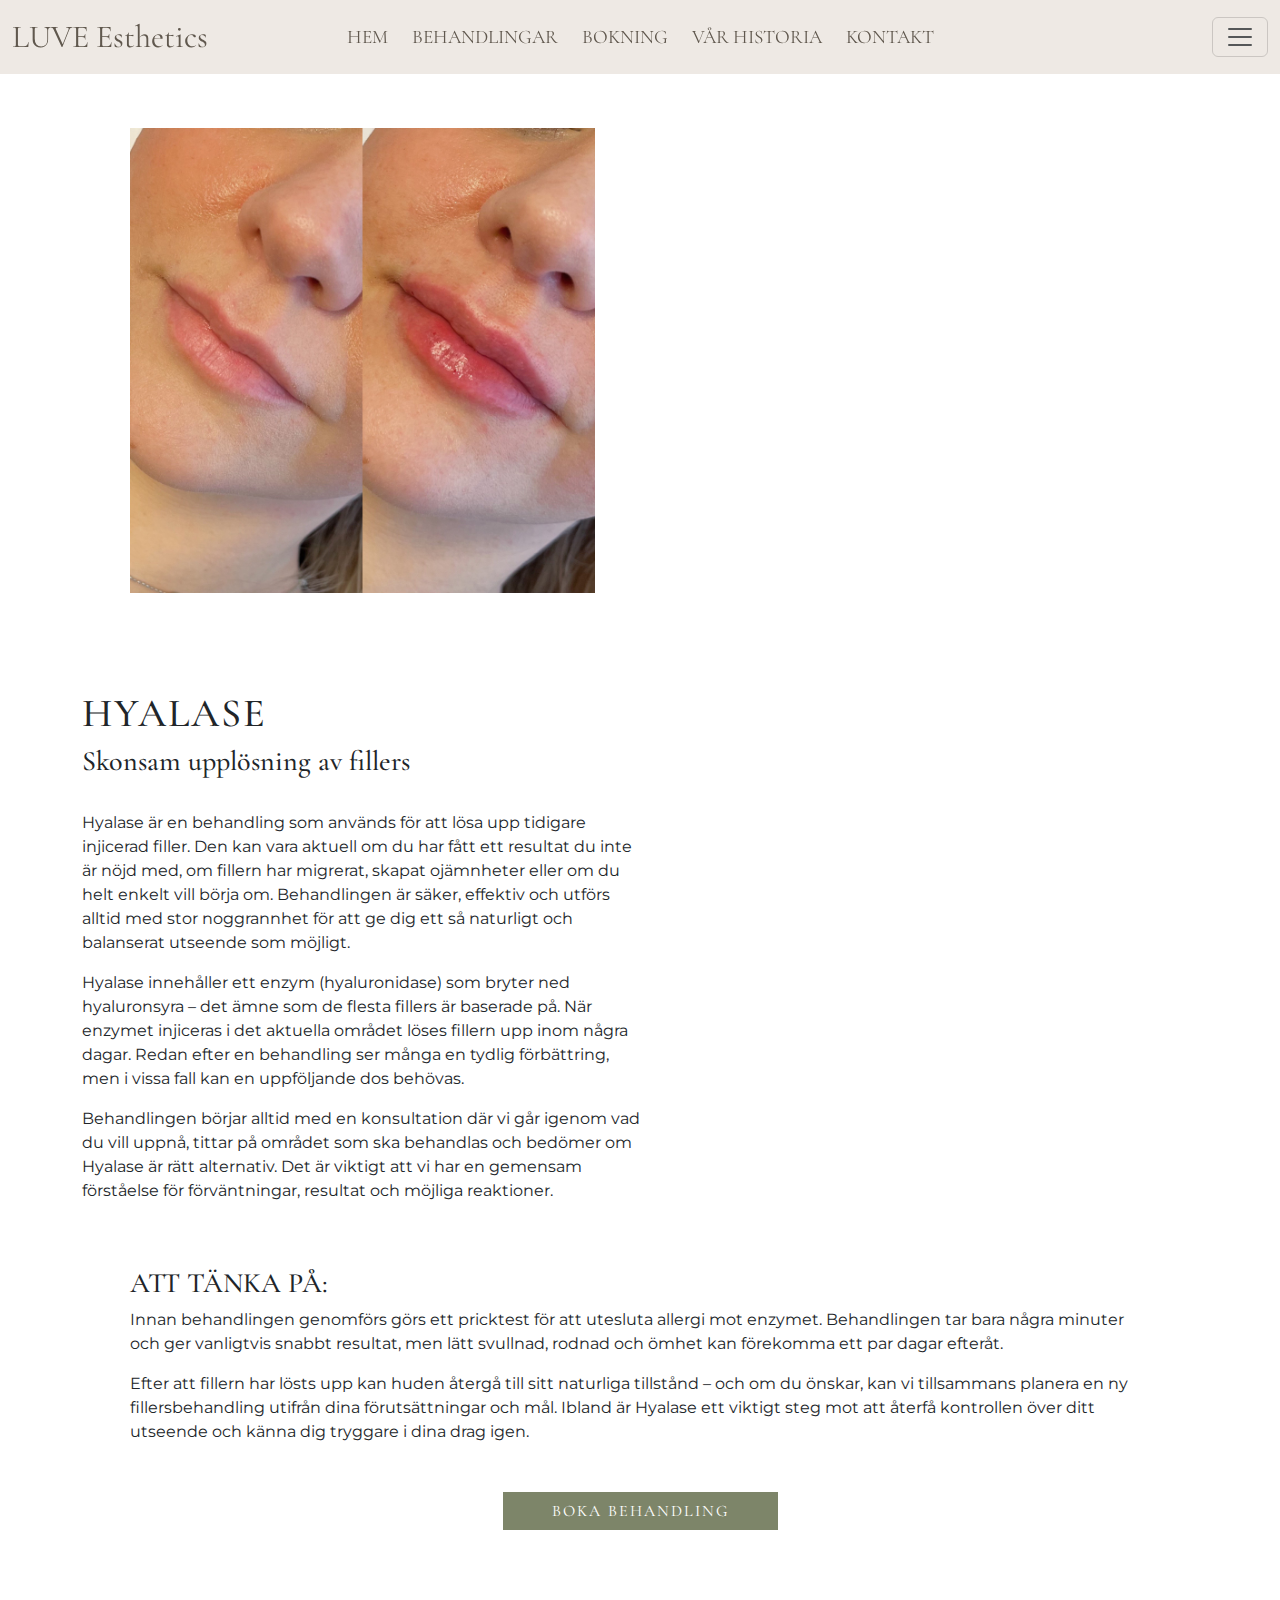
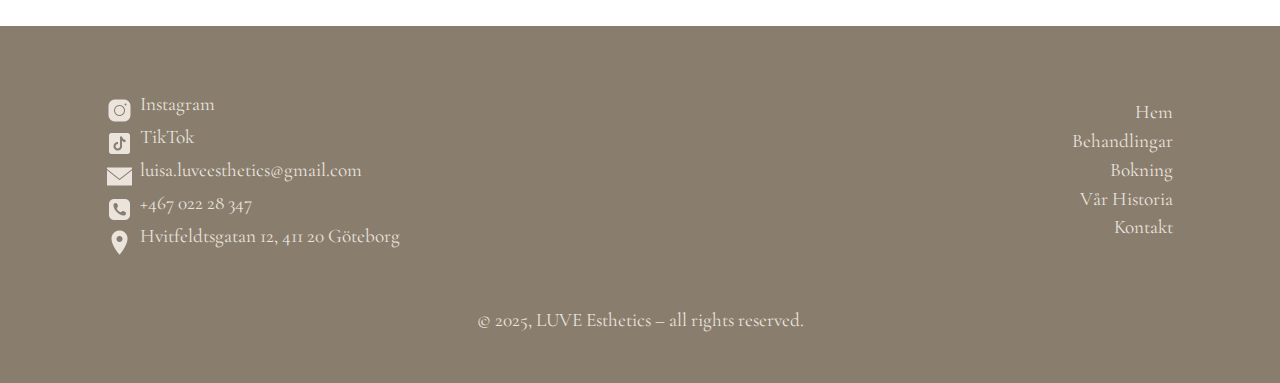
<file: treatmentPages/hyalase.html>
<!DOCTYPE html>
<html lang="en">
  <head>
    <meta charset="UTF-8" />
    <meta name="viewport" content="width=device-width, initial-scale=1.0" />
    <link rel="stylesheet" href="../css/treatments.css" />
    <link
      href="https://fonts.googleapis.com/css2?family=Cormorant+Garamond:wght@400;700&family=Montserrat:wght@400;600;700&display=swap"
      rel="stylesheet"
    />
    <link
      href="https://cdn.jsdelivr.net/npm/bootstrap@5.3.3/dist/css/bootstrap.min.css"
      rel="stylesheet"
      integrity="sha384-QWTKZyjpPEjISv5WaRU9OFeRpok6YctnYmDr5pNlyT2bRjXh0JMhjY6hW+ALEwIH"
      crossorigin="anonymous"
    />
    <title>Hyalase Behandling</title>
  </head>
  <body>
    <nav class="navbar fixed-top">
      <div class="container-fluid">
        <a class="navbar-brand" href="../index.html">LUVE Esthetics</a>
        <div class="nav-links d-none d-md-flex gap-4">
          <a class="navbar-link" href="../index.html">HEM</a>
          <a class="navbar-link" href="../pages/treatments.html"
            >BEHANDLINGAR</a
          >
          <a
            class="navbar-link"
            aria-current="page"
            href="https://www.bokadirekt.se/places/luve-esthetics-59235"
            target="_blank"
            >BOKNING</a
          >
          <a class="navbar-link" href="../pages/about.html">VÅR HISTORIA</a>
          <a class="navbar-link" href="../pages/contact.html">KONTAKT</a>
        </div>
        <button
          class="navbar-toggler"
          type="button"
          data-bs-toggle="offcanvas"
          data-bs-target="#offcanvasNavbar"
          aria-controls="offcanvasNavbar"
        >
          <span class="navbar-toggler-icon"></span>
        </button>

        <div
          class="offcanvas offcanvas-start"
          tabindex="-1"
          id="offcanvasNavbar"
          aria-labelledby="offcanvasNavbarLabel"
        >
          <div class="offcanvas-header">
            <h5 class="offcanvas-title" id="offcanvasNavbarLabel">
              LUVE Esthetics
            </h5>
            <button
              type="button"
              class="btn-close"
              data-bs-dismiss="offcanvas"
              aria-label="Close"
            ></button>
          </div>
          <div class="offcanvas-body d-flex flex-column pt-5">
            <div class="flex-grow-0">
              <ul class="navbar-nav justify-content-end pe-3">
                <li class="nav-item">
                  <a
                    class="navbar-link active"
                    aria-current="page"
                    href="../index.html"
                    >HEM</a
                  >
                </li>
                <li class="nav-item mt-3">
                  <a class="navbar-link" href="../pages/treatments.html"
                    >BEHANDLINGAR</a
                  >
                </li>
                <li class="nav-item mt-3">
                  <a
                    class="navbar-link"
                    aria-current="page"
                    href="https://www.bokadirekt.se/places/luve-esthetics-59235"
                    target="_blank"
                    >BOKNING</a
                  >
                </li>
                <li class="nav-item mt-3">
                  <a class="navbar-link" href="../pages/about.html"
                    >VÅR HISTORIA</a
                  >
                </li>
                <li class="nav-item mt-3">
                  <a class="navbar-link" href="../pages/contact.html"
                    >KONTAKT</a
                  >
                </li>
              </ul>
            </div>

            <div
              class="offcanvas-footer d-flex justify-content-start gap-3 mt-auto pb-3"
            >
              <a
                aria-current="page"
                target="_blank"
                href="https://www.instagram.com/_luveesthetics/"
              >
                <img
                  src="../icons/dark-instagram-50.png"
                  alt="Instagram"
                  class="footer-icon me-2"
                />
              </a>
              <a
                aria-current="page"
                target="_blank"
                href="https://www.tiktok.com/@_luveesthetics "
              >
                <img
                  src="../icons/tiktok-dark.png"
                  alt="TikTok"
                  class="footer-icon me-2"
                />
              </a>
              <a
                href="mailto:luisa.luveesthetics@gmail.com"
                target="_blank"
                rel="noopener noreferrer"
              >
                <img
                  src="../icons/dark-email-50.png"
                  alt="Email"
                  class="footer-icon me-2"
                />
              </a>
              <a
                aria-current="page"
                href="https://maps.app.goo.gl/6mr8hR6ywGALKdc86"
                target="_blank"
              >
                <img
                  src="../icons/dark-location-50.png"
                  alt="Location"
                  class="footer-icon me-2"
                />
              </a>
            </div>
          </div>
        </div>
      </div>
    </nav>

    <div class="container my-5">
      <div class="row g-0" id="treatment">
        <div class="col-md-5 m-md-5 m-0">
          <img
            src="../images/fillers/543B0816-54C4-4B4C-81A3-6F796A12E0DD.jpeg"
            class="img-fluid"
            alt="Botox Treatment"
          />
        </div>
        <div class="col-md-6">
          <div class="d-flex flex-column mt-5">
            <h1 id="treatmentHeader">HYALASE</h1>
            <h3>Skonsam upplösning av fillers</h3>
            <p>
              <br />Hyalase är en behandling som används för att lösa upp
              tidigare injicerad filler. Den kan vara aktuell om du har fått ett
              resultat du inte är nöjd med, om fillern har migrerat, skapat
              ojämnheter eller om du helt enkelt vill börja om. Behandlingen är
              säker, effektiv och utförs alltid med stor noggrannhet för att ge
              dig ett så naturligt och balanserat utseende som möjligt.
            </p>
            <p>
              Hyalase innehåller ett enzym (hyaluronidase) som bryter ned
              hyaluronsyra – det ämne som de flesta fillers är baserade på. När
              enzymet injiceras i det aktuella området löses fillern upp inom
              några dagar. Redan efter en behandling ser många en tydlig
              förbättring, men i vissa fall kan en uppföljande dos behövas.
            </p>
            <p>
              Behandlingen börjar alltid med en konsultation där vi går igenom
              vad du vill uppnå, tittar på området som ska behandlas och bedömer
              om Hyalase är rätt alternativ. Det är viktigt att vi har en
              gemensam förståelse för förväntningar, resultat och möjliga
              reaktioner.
            </p>
          </div>
        </div>
      </div>

      <div class="d-block m-md-5">
        <h3>ATT TÄNKA PÅ:</h3>
        <p>
          Innan behandlingen genomförs görs ett pricktest för att utesluta
          allergi mot enzymet. Behandlingen tar bara några minuter och ger
          vanligtvis snabbt resultat, men lätt svullnad, rodnad och ömhet kan
          förekomma ett par dagar efteråt.
        </p>
        <p>
          Efter att fillern har lösts upp kan huden återgå till sitt naturliga
          tillstånd – och om du önskar, kan vi tillsammans planera en ny
          fillersbehandling utifrån dina förutsättningar och mål. Ibland är
          Hyalase ett viktigt steg mot att återfå kontrollen över ditt utseende
          och känna dig tryggare i dina drag igen.
        </p>
        <div class="text-center mt-5">
          <a
            class="btn px-5 mb-5"
            aria-current="page"
            target="_blank"
            href="https://www.bokadirekt.se/places/luve-esthetics-59235"
            >BOKA BEHANDLING</a
          >
        </div>
      </div>
    </div>

    <div class="footer mt-5">
      <footer class="py-5">
        <div class="d-flex">
          <div class="col-md-4 mx-auto">
            <p></p>
            <a
              class="footer-link"
              aria-current="page"
              target="_blank"
              href="https://www.instagram.com/_luveesthetics/"
              ><img
                src="../icons/icons8-instagram-logo-50.png"
                alt="Instagram"
                target="_blank"
                class="icon me-2 mt-2"
              />Instagram</a
            ><br />
            <a
              class="footer-link"
              aria-current="page"
              target="_blank"
              href="https://www.tiktok.com/@_luveesthetics"
              ><img
                src="../icons/tiktok-light.png"
                alt="TikTok"
                target="_blank"
                class="icon me-2 mt-2"
              />TikTok</a
            ><br />
            <a
              class="footer-link"
              href="mailto:luisa.luveesthetics@gmail.com"
              target="_blank"
              rel="noopener noreferrer"
              ><img
                src="../icons/icons8-email-50.png"
                alt="Email"
                class="icon me-2 mt-2"
              />luisa.luveesthetics@gmail.com</a
            ><br />
            <a
              ><img
                src="../icons/icons8-phone-50.png"
                alt="Phone"
                class="icon me-2 mt-2"
              />+467 022 28 347</a
            ><br />
            <a
              class="footer-link"
              aria-current="page"
              href="https://maps.app.goo.gl/6mr8hR6ywGALKdc86"
              target="_blank"
              ><img
                src="../icons/icons8-location-50.png"
                alt="Location"
                class="icon me-2 mt-2"
              />Hvitfeldtsgatan 12, 411 20 Göteborg</a
            ><br />
          </div>
          <div class="col-md-4 mx-auto mt-4">
            <ul class="list-unstyled text-end">
              <li><a href="../index.html">Hem</a></li>
              <li><a href="#">Behandlingar</a></li>
              <li>
                <a
                  aria-current="page"
                  href="https://www.bokadirekt.se/places/luve-esthetics-59235"
                  target="_blank"
                  >Bokning</a
                >
              </li>
              <li><a href="../pages/about.html">Vår Historia</a></li>
              <li><a href="../pages/contact.html">Kontakt</a></li>
            </ul>
          </div>
        </div>
        <li class="mt-5 text-center mb-0">
          &copy; 2025, LUVE Esthetics – all rights reserved.
        </li>
      </footer>
    </div>

    <script
      src="https://cdn.jsdelivr.net/npm/bootstrap@5.3.3/dist/js/bootstrap.bundle.min.js"
      integrity="sha384-YvpcrYf0tY3lHB60NNkmXc5s9fDVZLESaAA55NDzOxhy9GkcIdslK1eN7N6jIeHz"
      crossorigin="anonymous"
    ></script>
  </body>
</html>
</file>
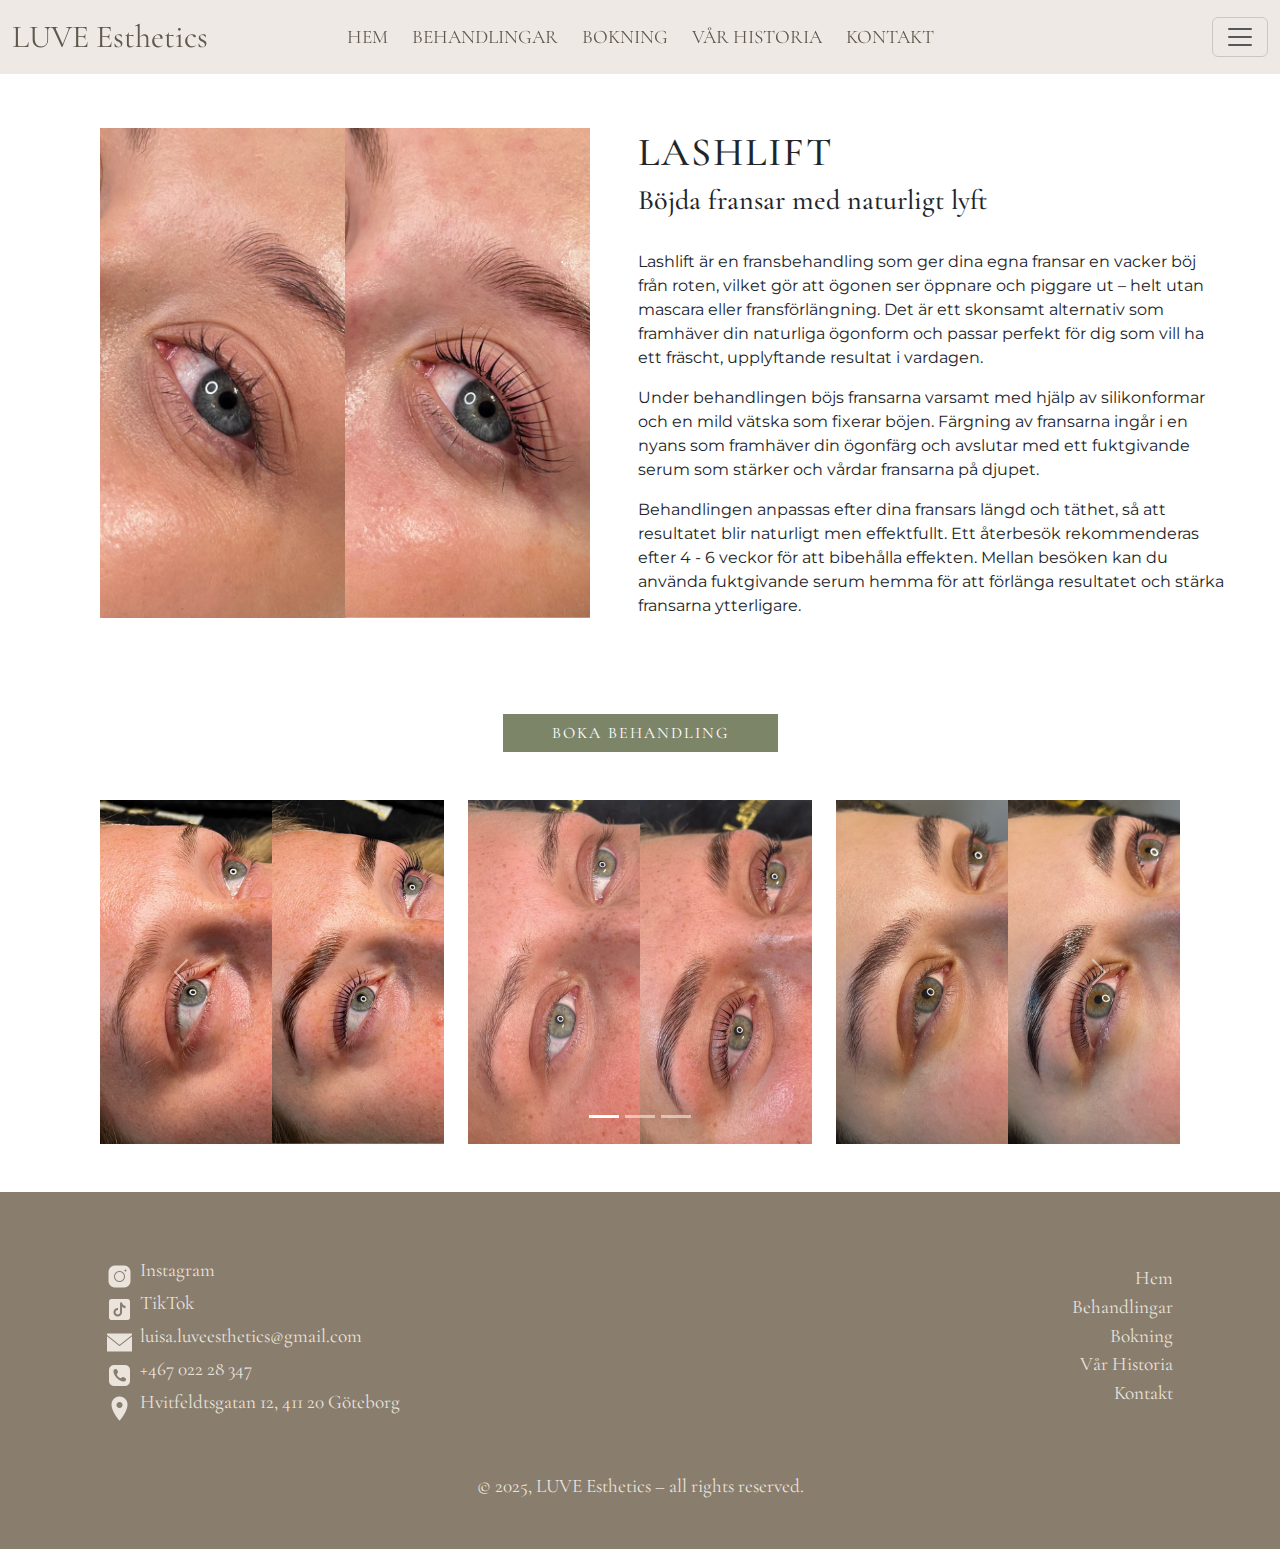
<file: treatmentPages/lashlift.html>
<!DOCTYPE html>
<html lang="en">
  <head>
    <meta charset="UTF-8" />
    <meta name="viewport" content="width=device-width, initial-scale=1.0" />
    <link
      href="https://fonts.googleapis.com/css2?family=Cormorant+Garamond:wght@400;700&family=Montserrat:wght@400;600;700&display=swap"
      rel="stylesheet"
    />
    <link
      href="https://cdn.jsdelivr.net/npm/bootstrap@5.3.3/dist/css/bootstrap.min.css"
      rel="stylesheet"
      integrity="sha384-QWTKZyjpPEjISv5WaRU9OFeRpok6YctnYmDr5pNlyT2bRjXh0JMhjY6hW+ALEwIH"
      crossorigin="anonymous"
    />
    <link rel="stylesheet" href="../css/treatments.css" />
    <title>Lashlift</title>
  </head>
  <body>
    <nav class="navbar fixed-top">
      <div class="container-fluid">
        <a class="navbar-brand" href="../index.html">LUVE Esthetics</a>
        <div class="nav-links d-none d-md-flex gap-4">
          <a class="navbar-link" href="../index.html">HEM</a>
          <a class="navbar-link" href="../pages/treatments.html"
            >BEHANDLINGAR</a
          >
          <a
            class="navbar-link"
            aria-current="page"
            href="https://www.bokadirekt.se/places/luve-esthetics-59235"
            target="_blank"
            >BOKNING</a
          >
          <a class="navbar-link" href="../pages/about.html">VÅR HISTORIA</a>
          <a class="navbar-link" href="../pages/contact.html">KONTAKT</a>
        </div>
        <button
          class="navbar-toggler"
          type="button"
          data-bs-toggle="offcanvas"
          data-bs-target="#offcanvasNavbar"
          aria-controls="offcanvasNavbar"
        >
          <span class="navbar-toggler-icon"></span>
        </button>

        <div
          class="offcanvas offcanvas-start"
          tabindex="-1"
          id="offcanvasNavbar"
          aria-labelledby="offcanvasNavbarLabel"
        >
          <div class="offcanvas-header">
            <h5 class="offcanvas-title" id="offcanvasNavbarLabel">
              LUVE Esthetics
            </h5>
            <button
              type="button"
              class="btn-close"
              data-bs-dismiss="offcanvas"
              aria-label="Close"
            ></button>
          </div>
          <div class="offcanvas-body d-flex flex-column pt-5">
            <div class="flex-grow-0">
              <ul class="navbar-nav justify-content-end pe-3">
                <li class="nav-item">
                  <a
                    class="navbar-link active"
                    aria-current="page"
                    href="../index.html"
                    >HEM</a
                  >
                </li>
                <li class="nav-item mt-3">
                  <a class="navbar-link" href="../pages/treatments.html"
                    >BEHANDLINGAR</a
                  >
                </li>
                <li class="nav-item mt-3">
                  <a
                    class="navbar-link"
                    aria-current="page"
                    href="https://www.bokadirekt.se/places/luve-esthetics-59235"
                    target="_blank"
                    >BOKNING</a
                  >
                </li>
                <li class="nav-item mt-3">
                  <a class="navbar-link" href="../pages/about.html"
                    >VÅR HISTORIA</a
                  >
                </li>
                <li class="nav-item mt-3">
                  <a class="navbar-link" href="../pages/contact.html"
                    >KONTAKT</a
                  >
                </li>
              </ul>
            </div>

            <div
              class="offcanvas-footer d-flex justify-content-start gap-3 mt-auto pb-3"
            >
              <a
                aria-current="page"
                target="_blank"
                href="https://www.instagram.com/_luveesthetics/"
              >
                <img
                  src="../icons/dark-instagram-50.png"
                  alt="Instagram"
                  class="footer-icon me-2"
                />
              </a>
              <a
                aria-current="page"
                target="_blank"
                href="https://www.tiktok.com/@_luveesthetics "
              >
                <img
                  src="../icons/tiktok-dark.png"
                  alt="TikTok"
                  class="footer-icon me-2"
                />
              </a>
              <a
                href="mailto:luisa.luveesthetics@gmail.com"
                target="_blank"
                rel="noopener noreferrer"
              >
                <img
                  src="../icons/dark-email-50.png"
                  alt="Email"
                  class="footer-icon me-2"
                />
              </a>
              <a
                aria-current="page"
                href="https://maps.app.goo.gl/6mr8hR6ywGALKdc86"
                target="_blank"
              >
                <img
                  src="../icons/dark-location-50.png"
                  alt="Location"
                  class="footer-icon me-2"
                />
              </a>
            </div>
          </div>
        </div>
      </div>
    </nav>

    <div class="container my-5">
      <div class="row g-0" id="treatment">
        <div class="col-md-5 m-md-5 m-0">
          <img
            src="../images/brow&lashlift/E0759905-8300-46D4-A0D7-5B501ED78F81.jpeg"
            class="img-fluid"
            alt="Botox Treatment"
          />
        </div>
        <div class="col-md-6">
          <div class="d-flex flex-column mt-5">
            <h1 id="treatmentHeader">LASHLIFT</h1>
            <h3>Böjda fransar med naturligt lyft</h3>
            <p>
              <br />Lashlift är en fransbehandling som ger dina egna fransar en
              vacker böj från roten, vilket gör att ögonen ser öppnare och
              piggare ut – helt utan mascara eller fransförlängning. Det är ett
              skonsamt alternativ som framhäver din naturliga ögonform och
              passar perfekt för dig som vill ha ett fräscht, upplyftande
              resultat i vardagen.
            </p>
            <p>
              Under behandlingen böjs fransarna varsamt med hjälp av
              silikonformar och en mild vätska som fixerar böjen. Färgning av
              fransarna ingår i en nyans som framhäver din ögonfärg och avslutar
              med ett fuktgivande serum som stärker och vårdar fransarna på
              djupet.
            </p>
            <p>
              Behandlingen anpassas efter dina fransars längd och täthet, så att
              resultatet blir naturligt men effektfullt. Ett återbesök
              rekommenderas efter 4 - 6 veckor för att bibehålla effekten.
              Mellan besöken kan du använda fuktgivande serum hemma för att
              förlänga resultatet och stärka fransarna ytterligare.
            </p>
          </div>
        </div>
      </div>

      <div class="d-block m-md-5 m-3">
        <div class="text-center">
          <a
            class="btn px-5"
            aria-current="page"
            target="_blank"
            href="https://www.bokadirekt.se/places/luve-esthetics-59235"
            >BOKA BEHANDLING</a
          >
        </div>
      </div>

      <div
        id="imageGallery"
        class="carousel slide mx-5"
        data-bs-ride="carousel"
      >
        <!-- Prickar  -->
        <div class="carousel-indicators">
          <button
            type="button"
            data-bs-target="#imageGallery"
            data-bs-slide-to="0"
            class="active"
          ></button>
          <button
            type="button"
            data-bs-target="#imageGallery"
            data-bs-slide-to="1"
          ></button>
          <button
            type="button"
            data-bs-target="#imageGallery"
            data-bs-slide-to="2"
          ></button>
        </div>

        <!-- Bildslides -->
        <div class="carousel-inner">
          <!-- Slide 1 -->
          <div class="carousel-item active">
            <div class="row">
              <div class="col-md-4">
                <img
                  src="../images/brow&lashlift/2518C092-422A-4849-88BD-20A18BE2EEF4.jpeg"
                  class="d-block w-100"
                  alt="Lashlift"
                />
              </div>
              <div class="col-md-4">
                <img
                  src="../images/brow&lashlift/42A70997-E87D-4AB8-B208-A4D9DD223C8A.jpeg"
                  class="d-block w-100"
                  alt="Lashlift"
                />
              </div>
              <div class="col-md-4">
                <img
                  src="../images/brow&lashlift/DD870023-D391-43C4-9BD0-C3C8440B1BF1.jpeg"
                  class="d-block w-100"
                  alt="Lashlift"
                />
              </div>
            </div>
          </div>

          <!-- Slide 2 -->
          <div class="carousel-item">
            <div class="row">
              <div class="col-md-4">
                <img
                  src="../images/brow&lashlift/Facetune_26-06-2024-19-21-14.jpeg"
                  class="d-block w-100"
                  alt="Lashlift"
                />
              </div>
              <div class="col-md-4">
                <img
                  src="../images/brow&lashlift/IMG_0791.jpeg"
                  class="d-block w-100"
                  alt="Lashlift"
                />
              </div>
              <div class="col-md-4">
                <img
                  src="../images/brow&lashlift/IMG_1324_jpg.jpeg"
                  class="d-block w-100"
                  alt="Lashlift"
                />
              </div>
            </div>
          </div>

          <!-- Slide 3 -->
          <div class="carousel-item">
            <div class="row">
              <div class="col-md-4">
                <img
                  src="../images/brow&lashlift/IMG_1360.jpeg"
                  class="d-block w-100"
                  alt="Lashlift"
                />
              </div>
              <div class="col-md-4">
                <img
                  src="../images/brow&lashlift/IMG_2767.jpeg"
                  class="d-block w-100"
                  alt="Lashlift"
                />
              </div>
              <div class="col-md-4">
                <img
                  src="../images/brow&lashlift/lashlift2.jpg"
                  class="d-block w-100"
                  alt="Lashlift"
                />
              </div>
            </div>
          </div>
        </div>

        <!-- Piltangenter vid senare tillägg av fler bilder -->
        <button
          class="carousel-control-prev"
          type="button"
          data-bs-target="#imageGallery"
          data-bs-slide="prev"
        >
          <span class="carousel-control-prev-icon"></span>
        </button>
        <button
          class="carousel-control-next"
          type="button"
          data-bs-target="#imageGallery"
          data-bs-slide="next"
        >
          <span class="carousel-control-next-icon"></span>
        </button>
      </div>
    </div>

    <div class="footer mt-5">
      <footer class="py-5">
        <div class="d-flex">
          <div class="col-md-4 mx-auto">
            <p></p>
            <a
              class="footer-link"
              aria-current="page"
              target="_blank"
              href="https://www.instagram.com/_luveesthetics/"
              ><img
                src="../icons/icons8-instagram-logo-50.png"
                alt="Instagram"
                target="_blank"
                class="icon me-2 mt-2"
              />Instagram</a
            ><br />
            <a
              class="footer-link"
              aria-current="page"
              target="_blank"
              href="https://www.tiktok.com/@_luveesthetics"
              ><img
                src="../icons/tiktok-light.png"
                alt="TikTok"
                target="_blank"
                class="icon me-2 mt-2"
              />TikTok</a
            ><br />
            <a
              class="footer-link"
              href="mailto:luisa.luveesthetics@gmail.com"
              target="_blank"
              rel="noopener noreferrer"
              ><img
                src="../icons/icons8-email-50.png"
                alt="Email"
                class="icon me-2 mt-2"
              />luisa.luveesthetics@gmail.com</a
            ><br />
            <a
              ><img
                src="../icons/icons8-phone-50.png"
                alt="Phone"
                class="icon me-2 mt-2"
              />+467 022 28 347</a
            ><br />
            <a
              class="footer-link"
              aria-current="page"
              href="https://maps.app.goo.gl/6mr8hR6ywGALKdc86"
              target="_blank"
              ><img
                src="../icons/icons8-location-50.png"
                alt="Location"
                class="icon me-2 mt-2"
              />Hvitfeldtsgatan 12, 411 20 Göteborg</a
            ><br />
          </div>
          <div class="col-md-4 mx-auto mt-4">
            <ul class="list-unstyled text-end">
              <li><a href="../index.html">Hem</a></li>
              <li><a href="#">Behandlingar</a></li>
              <li>
                <a
                  aria-current="page"
                  href="https://www.bokadirekt.se/places/luve-esthetics-59235"
                  target="_blank"
                  >Bokning</a
                >
              </li>
              <li><a href="../pages/about.html">Vår Historia</a></li>
              <li><a href="../pages/contact.html">Kontakt</a></li>
            </ul>
          </div>
        </div>
        <li class="mt-5 text-center mb-0">
          &copy; 2025, LUVE Esthetics – all rights reserved.
        </li>
      </footer>
    </div>

    <script
      src="https://cdn.jsdelivr.net/npm/bootstrap@5.3.3/dist/js/bootstrap.bundle.min.js"
      integrity="sha384-YvpcrYf0tY3lHB60NNkmXc5s9fDVZLESaAA55NDzOxhy9GkcIdslK1eN7N6jIeHz"
      crossorigin="anonymous"
    ></script>
  </body>
</html>
</file>
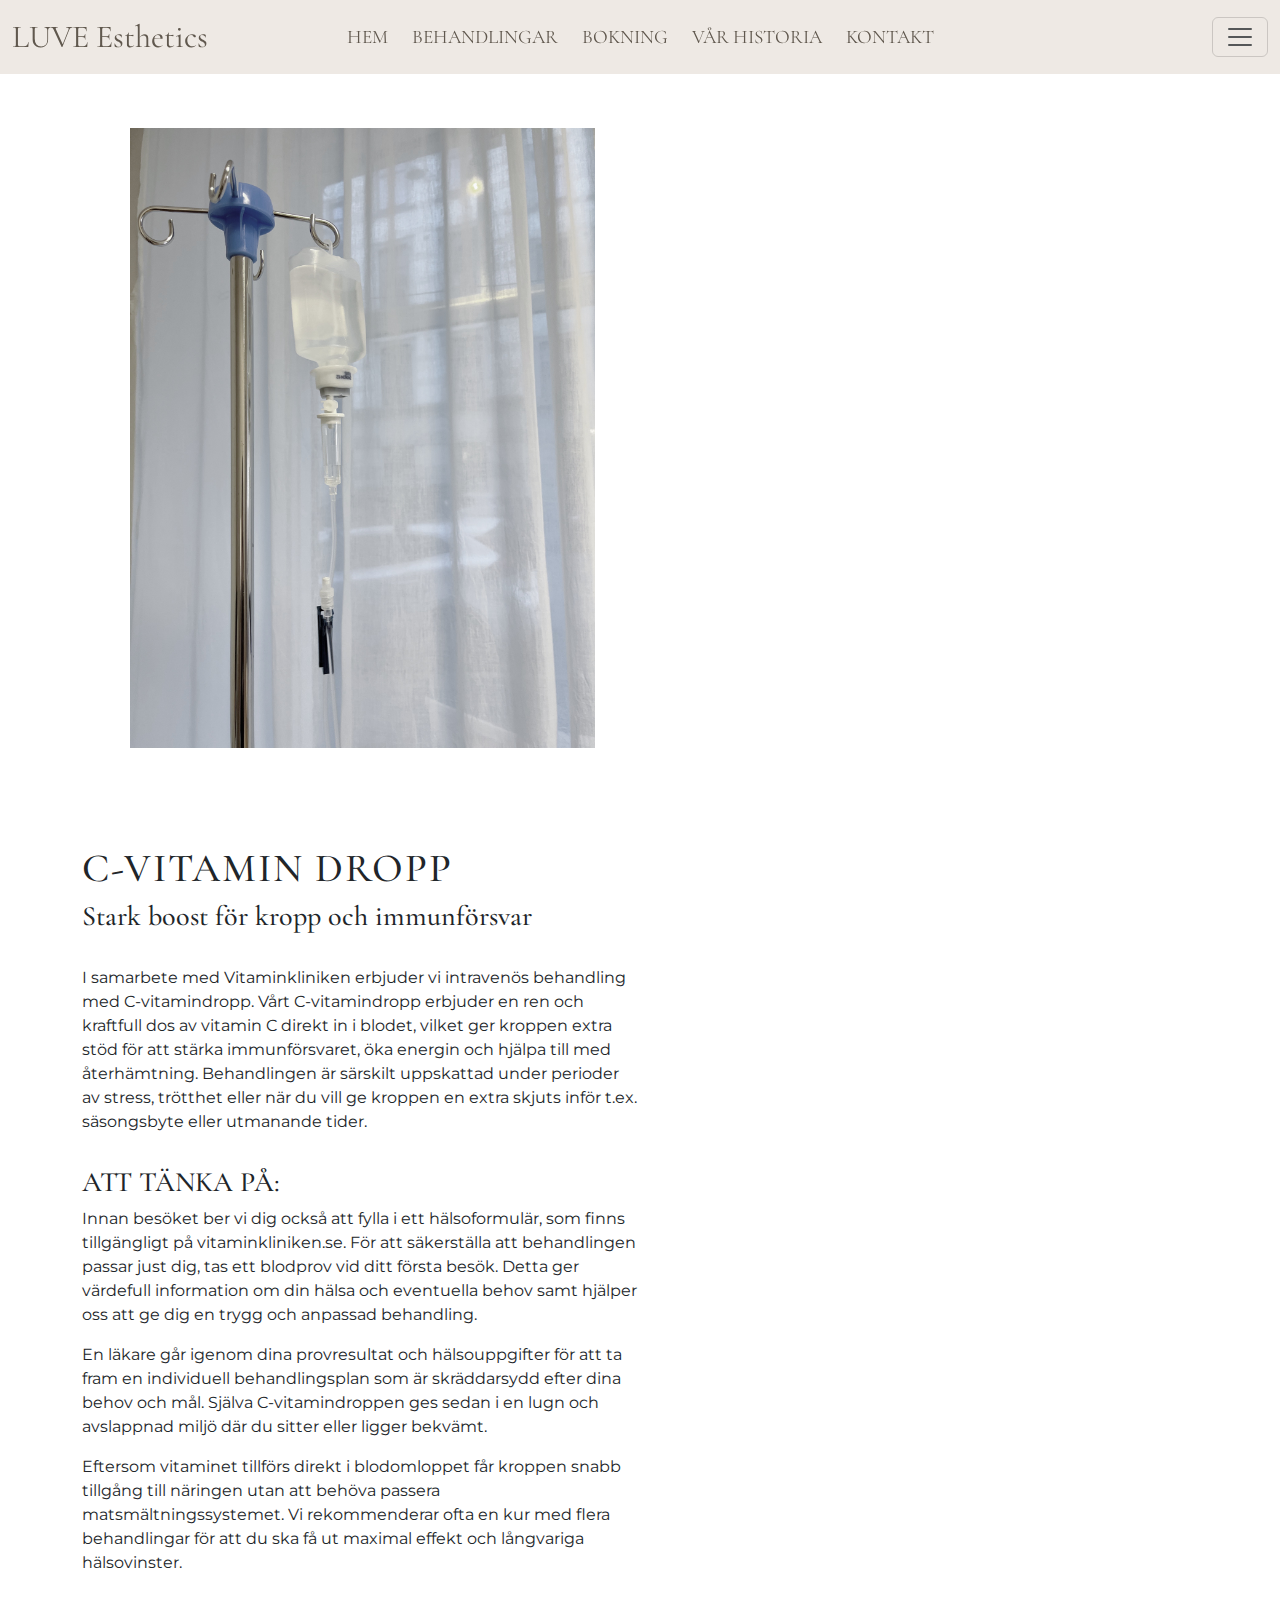
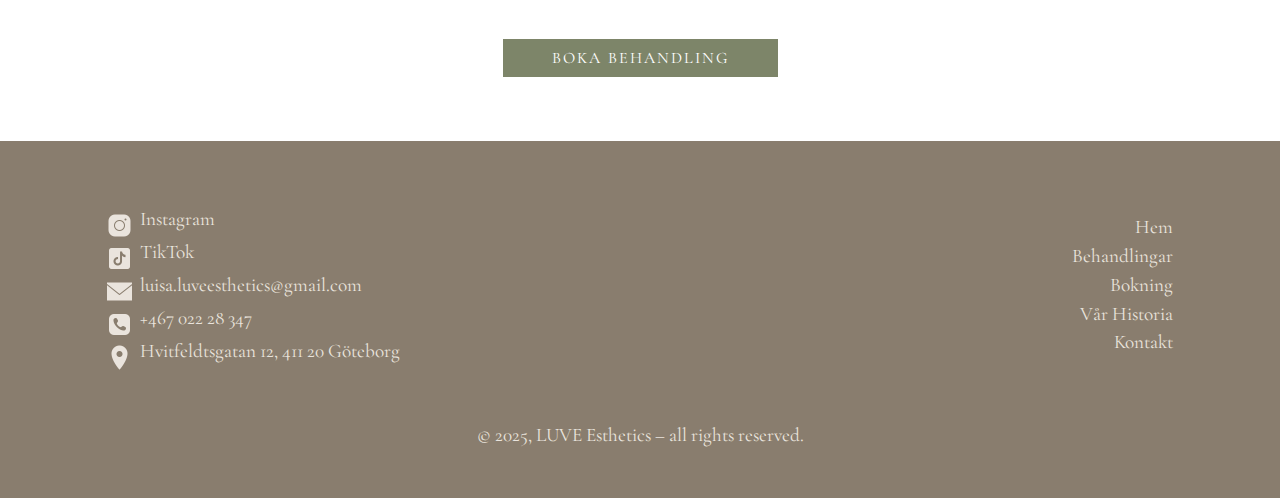
<file: treatmentPages/vitamindropp.html>
<!DOCTYPE html>
<html lang="en">
  <head>
    <meta charset="UTF-8" />
    <meta name="viewport" content="width=device-width, initial-scale=1.0" />
    <link rel="stylesheet" href="../css/treatments.css" />
    <link
      href="https://fonts.googleapis.com/css2?family=Cormorant+Garamond:wght@400;700&family=Montserrat:wght@400;600;700&display=swap"
      rel="stylesheet"
    />
    <link
      href="https://cdn.jsdelivr.net/npm/bootstrap@5.3.3/dist/css/bootstrap.min.css"
      rel="stylesheet"
      integrity="sha384-QWTKZyjpPEjISv5WaRU9OFeRpok6YctnYmDr5pNlyT2bRjXh0JMhjY6hW+ALEwIH"
      crossorigin="anonymous"
    />
    <title>Vitamindropp Behandling</title>
  </head>
  <body>
    <nav class="navbar fixed-top">
      <div class="container-fluid">
        <a class="navbar-brand" href="../index.html">LUVE Esthetics</a>
        <div class="nav-links d-none d-md-flex gap-4">
          <a class="navbar-link" href="../index.html">HEM</a>
          <a class="navbar-link" href="../pages/treatments.html"
            >BEHANDLINGAR</a
          >
          <a
            class="navbar-link"
            aria-current="page"
            href="https://www.bokadirekt.se/places/luve-esthetics-59235"
            target="_blank"
            >BOKNING</a
          >
          <a class="navbar-link" href="../pages/about.html">VÅR HISTORIA</a>
          <a class="navbar-link" href="../pages/contact.html">KONTAKT</a>
        </div>
        <button
          class="navbar-toggler"
          type="button"
          data-bs-toggle="offcanvas"
          data-bs-target="#offcanvasNavbar"
          aria-controls="offcanvasNavbar"
        >
          <span class="navbar-toggler-icon"></span>
        </button>

        <div
          class="offcanvas offcanvas-start"
          tabindex="-1"
          id="offcanvasNavbar"
          aria-labelledby="offcanvasNavbarLabel"
        >
          <div class="offcanvas-header">
            <h5 class="offcanvas-title" id="offcanvasNavbarLabel">
              LUVE Esthetics
            </h5>
            <button
              type="button"
              class="btn-close"
              data-bs-dismiss="offcanvas"
              aria-label="Close"
            ></button>
          </div>
          <div class="offcanvas-body d-flex flex-column pt-5">
            <div class="flex-grow-0">
              <ul class="navbar-nav justify-content-end pe-3">
                <li class="nav-item">
                  <a
                    class="navbar-link active"
                    aria-current="page"
                    href="../index.html"
                    >HEM</a
                  >
                </li>
                <li class="nav-item mt-3">
                  <a class="navbar-link" href="../pages/treatments.html"
                    >BEHANDLINGAR</a
                  >
                </li>
                <li class="nav-item mt-3">
                  <a
                    class="navbar-link"
                    aria-current="page"
                    href="https://www.bokadirekt.se/places/luve-esthetics-59235"
                    target="_blank"
                    >BOKNING</a
                  >
                </li>
                <li class="nav-item mt-3">
                  <a class="navbar-link" href="../pages/about.html"
                    >VÅR HISTORIA</a
                  >
                </li>
                <li class="nav-item mt-3">
                  <a class="navbar-link" href="../pages/contact.html"
                    >KONTAKT</a
                  >
                </li>
              </ul>
            </div>

            <div
              class="offcanvas-footer d-flex justify-content-start gap-3 mt-auto pb-3"
            >
              <a
                aria-current="page"
                target="_blank"
                href="https://www.instagram.com/_luveesthetics/"
              >
                <img
                  src="../icons/dark-instagram-50.png"
                  alt="Instagram"
                  class="footer-icon me-2"
                />
              </a>
              <a
                aria-current="page"
                target="_blank"
                href="https://www.tiktok.com/@_luveesthetics "
              >
                <img
                  src="../icons/tiktok-dark.png"
                  alt="TikTok"
                  class="footer-icon me-2"
                />
              </a>
              <a
                href="mailto:luisa.luveesthetics@gmail.com"
                target="_blank"
                rel="noopener noreferrer"
              >
                <img
                  src="../icons/dark-email-50.png"
                  alt="Email"
                  class="footer-icon me-2"
                />
              </a>
              <a
                aria-current="page"
                href="https://maps.app.goo.gl/6mr8hR6ywGALKdc86"
                target="_blank"
              >
                <img
                  src="../icons/dark-location-50.png"
                  alt="Location"
                  class="footer-icon me-2"
                />
              </a>
            </div>
          </div>
        </div>
      </div>
    </nav>

    <div class="container my-5">
      <div class="row g-0" id="treatment">
        <div class="col-md-5 m-md-5 m-0">
          <img
            src="../images/vitamindropp.jpeg"
            class="img-fluid"
            alt="Botox Treatment"
          />
        </div>
        <div class="col-md-6">
          <div class="d-flex flex-column mt-5">
            <h1 id="treatmentHeader">C-VITAMIN DROPP</h1>
            <h3>Stark boost för kropp och immunförsvar</h3>
            <p>
              <br />I samarbete med Vitaminkliniken erbjuder vi intravenös
              behandling med C-vitamindropp. Vårt C-vitamindropp erbjuder en ren
              och kraftfull dos av vitamin C direkt in i blodet, vilket ger
              kroppen extra stöd för att stärka immunförsvaret, öka energin och
              hjälpa till med återhämtning. Behandlingen är särskilt uppskattad
              under perioder av stress, trötthet eller när du vill ge kroppen en
              extra skjuts inför t.ex. säsongsbyte eller utmanande tider.
            </p>
            <h3 class="mt-3">ATT TÄNKA PÅ:</h3>
            <p>
              Innan besöket ber vi dig också att fylla i ett hälsoformulär, som
              finns tillgängligt på vitaminkliniken.se. För att säkerställa att
              behandlingen passar just dig, tas ett blodprov vid ditt första
              besök. Detta ger värdefull information om din hälsa och eventuella
              behov samt hjälper oss att ge dig en trygg och anpassad
              behandling.
            </p>
            <p>
              En läkare går igenom dina provresultat och hälsouppgifter för att
              ta fram en individuell behandlingsplan som är skräddarsydd efter
              dina behov och mål. Själva C-vitamindroppen ges sedan i en lugn
              och avslappnad miljö där du sitter eller ligger bekvämt.
            </p>
            <p>
              Eftersom vitaminet tillförs direkt i blodomloppet får kroppen
              snabb tillgång till näringen utan att behöva passera
              matsmältningssystemet. Vi rekommenderar ofta en kur med flera
              behandlingar för att du ska få ut maximal effekt och långvariga
              hälsovinster.
            </p>
          </div>
        </div>
      </div>

      <div class="d-block m-md-5">
        <div class="text-center mt-5">
          <a
            class="btn px-5 mb-3"
            aria-current="page"
            target="_blank"
            href="https://www.bokadirekt.se/places/luve-esthetics-59235"
            >BOKA BEHANDLING</a
          >
        </div>
      </div>
    </div>

    <div class="footer mt-5">
      <footer class="py-5">
        <div class="d-flex">
          <div class="col-md-4 mx-auto">
            <p></p>
            <a
              class="footer-link"
              aria-current="page"
              target="_blank"
              href="https://www.instagram.com/_luveesthetics/"
              ><img
                src="../icons/icons8-instagram-logo-50.png"
                alt="Instagram"
                target="_blank"
                class="icon me-2 mt-2"
              />Instagram</a
            ><br />
            <a
              class="footer-link"
              aria-current="page"
              target="_blank"
              href="https://www.tiktok.com/@_luveesthetics"
              ><img
                src="../icons/tiktok-light.png"
                alt="TikTok"
                target="_blank"
                class="icon me-2 mt-2"
              />TikTok</a
            ><br />
            <a
              class="footer-link"
              href="mailto:luisa.luveesthetics@gmail.com"
              target="_blank"
              rel="noopener noreferrer"
              ><img
                src="../icons/icons8-email-50.png"
                alt="Email"
                class="icon me-2 mt-2"
              />luisa.luveesthetics@gmail.com</a
            ><br />
            <a
              ><img
                src="../icons/icons8-phone-50.png"
                alt="Phone"
                class="icon me-2 mt-2"
              />+467 022 28 347</a
            ><br />
            <a
              class="footer-link"
              aria-current="page"
              href="https://maps.app.goo.gl/6mr8hR6ywGALKdc86"
              target="_blank"
              ><img
                src="../icons/icons8-location-50.png"
                alt="Location"
                class="icon me-2 mt-2"
              />Hvitfeldtsgatan 12, 411 20 Göteborg</a
            ><br />
          </div>
          <div class="col-md-4 mx-auto mt-4">
            <ul class="list-unstyled text-end">
              <li><a href="../index.html">Hem</a></li>
              <li><a href="#">Behandlingar</a></li>
              <li>
                <a
                  aria-current="page"
                  href="https://www.bokadirekt.se/places/luve-esthetics-59235"
                  target="_blank"
                  >Bokning</a
                >
              </li>
              <li><a href="../pages/about.html">Vår Historia</a></li>
              <li><a href="../pages/contact.html">Kontakt</a></li>
            </ul>
          </div>
        </div>
        <li class="mt-5 text-center mb-0">
          &copy; 2025, LUVE Esthetics – all rights reserved.
        </li>
      </footer>
    </div>

    <script
      src="https://cdn.jsdelivr.net/npm/bootstrap@5.3.3/dist/js/bootstrap.bundle.min.js"
      integrity="sha384-YvpcrYf0tY3lHB60NNkmXc5s9fDVZLESaAA55NDzOxhy9GkcIdslK1eN7N6jIeHz"
      crossorigin="anonymous"
    ></script>
  </body>
</html>
</file>
<file: index.css>
/* Text color: rgb(137, 125, 110)
   Background: rgb(234, 228, 221) */

.navbar,
.navbar-brand,
.footer,
h1,
h2,
h3,
h5 {
  font-family: "Cormorant Garamond", serif;
}

body p {
  font-family: "Montserrat", sans-serif;
}

.navbar,
.navbar li,
.navbar li a {
  background-color: rgba(234, 228, 221, 0.8);
  font-size: 1.2rem;
}
.nav-links {
  position: absolute;
  left: 50%;
  transform: translateX(-50%);
}
.navbar-link {
  position: relative;
  display: inline-block;
  text-decoration: none;
  color: #60584e;
}

.navbar-link::after {
  content: "";
  position: absolute;
  width: 0;
  height: 2px;
  background-color: #60584e;
  bottom: 0;
  left: 0;
  transition: width 0.3s ease;
}

.navbar-link:hover::after {
  width: 100%;
}

.offcanvas,
.offcanvas-header,
.offcanvas-body {
  background-color: rgb(234, 228, 221);
}

.navbar-brand,
.offcanvas-title {
  font-size: 2.3rem;
  color: #60584e;
}

.navbar-toggler-icon {
  border: 0;
  outline: none;
  box-shadow: none;
}

.custom-card {
  border-radius: 0;
}

/* Tar bort rundade hörn från knappen */
.custom-btn {
  border-radius: 0;
  background-color: #7d8569;
  color: #fff;
  font-family: "Cormorant Garamond", serif;
  letter-spacing: 1px;
}

.custom-btn:hover {
  background-color: #fff;
  color: #000;
}

h1,
h2,
h3 {
  color: #60584e;
}

h1 {
  font-size: 3.2rem;
}

#owner {
  height: 600px;
}

#recensioner {
  background-color: #eae4dd;
  text-align: center;
  min-height: 500px;
}

#behandlingar {
  text-align: center;
}

.reveal {
  opacity: 0;
  transform: translateY(150px);
  transition: opacity 0.8s, transform 0.8s;
}

.reveal.active {
  opacity: 1;
  transform: translateY(0);
}

.img-fluid {
  max-height: 350px;
  width: 420px;
  object-fit: cover;
}

.map-container,
.map-container iframe {
  width: 100%;
  height: 100%;
  min-height: 400px;
}

.container {
  max-width: 1200px;
  margin: 0 auto;
}

.footer,
.footer li,
.footer li a {
  background-color: #897d6e;
  list-style: none;
  text-decoration: none;
  color: #eae4dd;
  font-size: 1.2rem;
}

.footer-link {
  color: #eae4dd;
  text-decoration: none;
}

.icon {
  width: 25px;
  height: 25px;
}

.footer-icon {
  width: 30px;
  height: 30px;
}
</file>
<file: css/aboutproducts.css>
body,
.navbar,
.navbar-brand,
.footer,
h1,
h2,
h3,
h5 {
  font-family: Georgia, "Times New Roman", Times, serif;
}

.navbar,
.navbar li,
.navbar li a {
  background-color: rgba(234, 228, 221, 0.8);
}
.nav-links {
  position: absolute;
  left: 50%;
  transform: translateX(-50%);
}
.navbar-link {
  position: relative;
  display: inline-block;
  text-decoration: none;
  color: #60584e;
}

.navbar-link::after {
  content: "";
  position: absolute;
  width: 0;
  height: 2px;
  background-color: #60584e;
  bottom: 0;
  left: 0;
  transition: width 0.3s ease;
}

.navbar-link:hover::after {
  width: 100%;
}
.offcanvas,
.offcanvas-header,
.offcanvas-body {
  background-color: rgb(234, 228, 221);
}

.navbar-brand,
.offcanvas-title {
  font-size: 2rem !important;
  color: #60584e !important;
}

.navbar-toggler-icon {
  border: 0;
  outline: none;
  box-shadow: none;
}

h1,
h2,
h3 {
  font-size: 3rem;
  color: #60584e !important;
}

html {
  scroll-behavior: smooth;
}

.back-to-top {
  position: fixed;
  bottom: 30px;
  right: 30px;
  width: 50px;
  height: 50px;
  display: flex;
  justify-content: center;
  align-items: center;
  font-size: 28px;
  text-decoration: none;
  z-index: 1000;
  background-color: rgba(234, 228, 221, 0.8);
  color: #897d6e;
}

.d-flex .btn {
  background-color: #eae4dd;
  color: #60584e;
  border-radius: 0;
}

#buttonGroup {
  margin-top: 100px;
  font-family: Georgia, "Times New Roman", Times, serif;
}

.container .btn {
  background-color: #eae4dd;
  color: #60584e;
  border-radius: 0;
}

.footer,
.footer li,
.footer li a {
  background-color: #897d6e;
  list-style: none;
  text-decoration: none;
  color: #eae4dd;
}

.footer-link {
  color: #eae4dd;
  text-decoration: none;
}

.icon {
  width: 25px;
  height: 25px;
}
.footer-icon {
  width: 30px;
  height: 30px;
}

#bakgrund {
  background-color: #897d6e;
  margin-top: 120px;
}

#futureVision {
  background-color: #60584e;
  color: #eae4dd;
}

#tributeSection {
  background-color: #eae4dd;
}
</file>
<file: css/contact.css>
body,
.navbar,
.navbar-brand,
.footer,
h1,
h2,
h3,
h5 {
  font-family: Georgia, "Times New Roman", Times, serif;
}

.navbar,
.navbar li,
.navbar li a {
  background-color: rgba(234, 228, 221, 0.6);
}
.nav-links {
  position: absolute;
  left: 50%;
  transform: translateX(-50%);
}
.navbar-link {
  list-style: none;
  text-decoration: none;
  color: #60584e;
}
.navbar-link:hover,
.nav-links:hover {
  color: #000;
}
.offcanvas,
.offcanvas-header,
.offcanvas-body {
  background-color: rgb(234, 228, 221);
}

.navbar-brand,
.offcanvas-title {
  font-size: 2rem !important;
  color: #60584e !important;
}

.navbar-toggler-icon {
  border: 0;
  outline: none;
  box-shadow: none;
}

h1,
h2,
h3 {
  font-size: 3rem;
  color: #60584e !important;
}

.img-fluid {
  width: 100%;
  display: flex;
}

.footer,
.footer li,
.footer li a {
  background-color: #897d6e;
  list-style: none;
  text-decoration: none;
  color: #eae4dd;
}

.footer-link {
  color: #eae4dd;
  text-decoration: none;
}

.icon {
  width: 25px;
  height: 25px;
}
.footer-icon {
  width: 30px;
  height: 30px;
}
</file>
<file: css/treatments.css>
.navbar,
.navbar-brand,
.footer,
h1,
h2,
h3,
h5 {
  font-family: "Cormorant Garamond", serif;
}

body p {
  font-family: "Montserrat", sans-serif;
}

.navbar,
.navbar li,
.navbar li a {
  background-color: rgba(234, 228, 221, 0.8);
  font-size: 1.2rem;
}
.nav-links {
  position: absolute;
  left: 50%;
  transform: translateX(-50%);
}
.navbar-link {
  position: relative;
  display: inline-block;
  text-decoration: none;
  color: #60584e;
}

.navbar-link::after {
  content: "";
  position: absolute;
  width: 0;
  height: 2px;
  background-color: #60584e;
  bottom: 0;
  left: 0;
  transition: width 0.3s ease;
}

.navbar-link:hover::after {
  width: 100%;
}
.offcanvas,
.offcanvas-header,
.offcanvas-body {
  background-color: rgb(234, 228, 221);
}

.navbar-brand,
.offcanvas-title {
  font-size: 2rem !important;
  color: #60584e !important;
}

.navbar-toggler-icon {
  border: 0;
  outline: none;
  box-shadow: none;
}

.container {
  max-width: 1200px; /* Begränsar maxbredden för stora skärmar */
  margin: 0 auto;
  min-height: 600px;
}

.d-block .btn {
  background-color: #7d8569;
  border-radius: 0%;
  letter-spacing: 2px;
  color: #fff;
  font-family: "Cormorant Garamond", serif;
}

#treatment {
  margin-top: 5rem;
}

#treatmentHeader {
  letter-spacing: 2px;
}

.footer,
.footer li,
.footer li a {
  background-color: #897d6e;
  list-style: none;
  text-decoration: none;
  color: #eae4dd;
  font-size: 1.2rem;
}

.footer-link {
  color: #eae4dd;
  text-decoration: none;
}

.icon {
  width: 25px;
  height: 25px;
}
.footer-icon {
  width: 30px;
  height: 30px;
}
</file>
